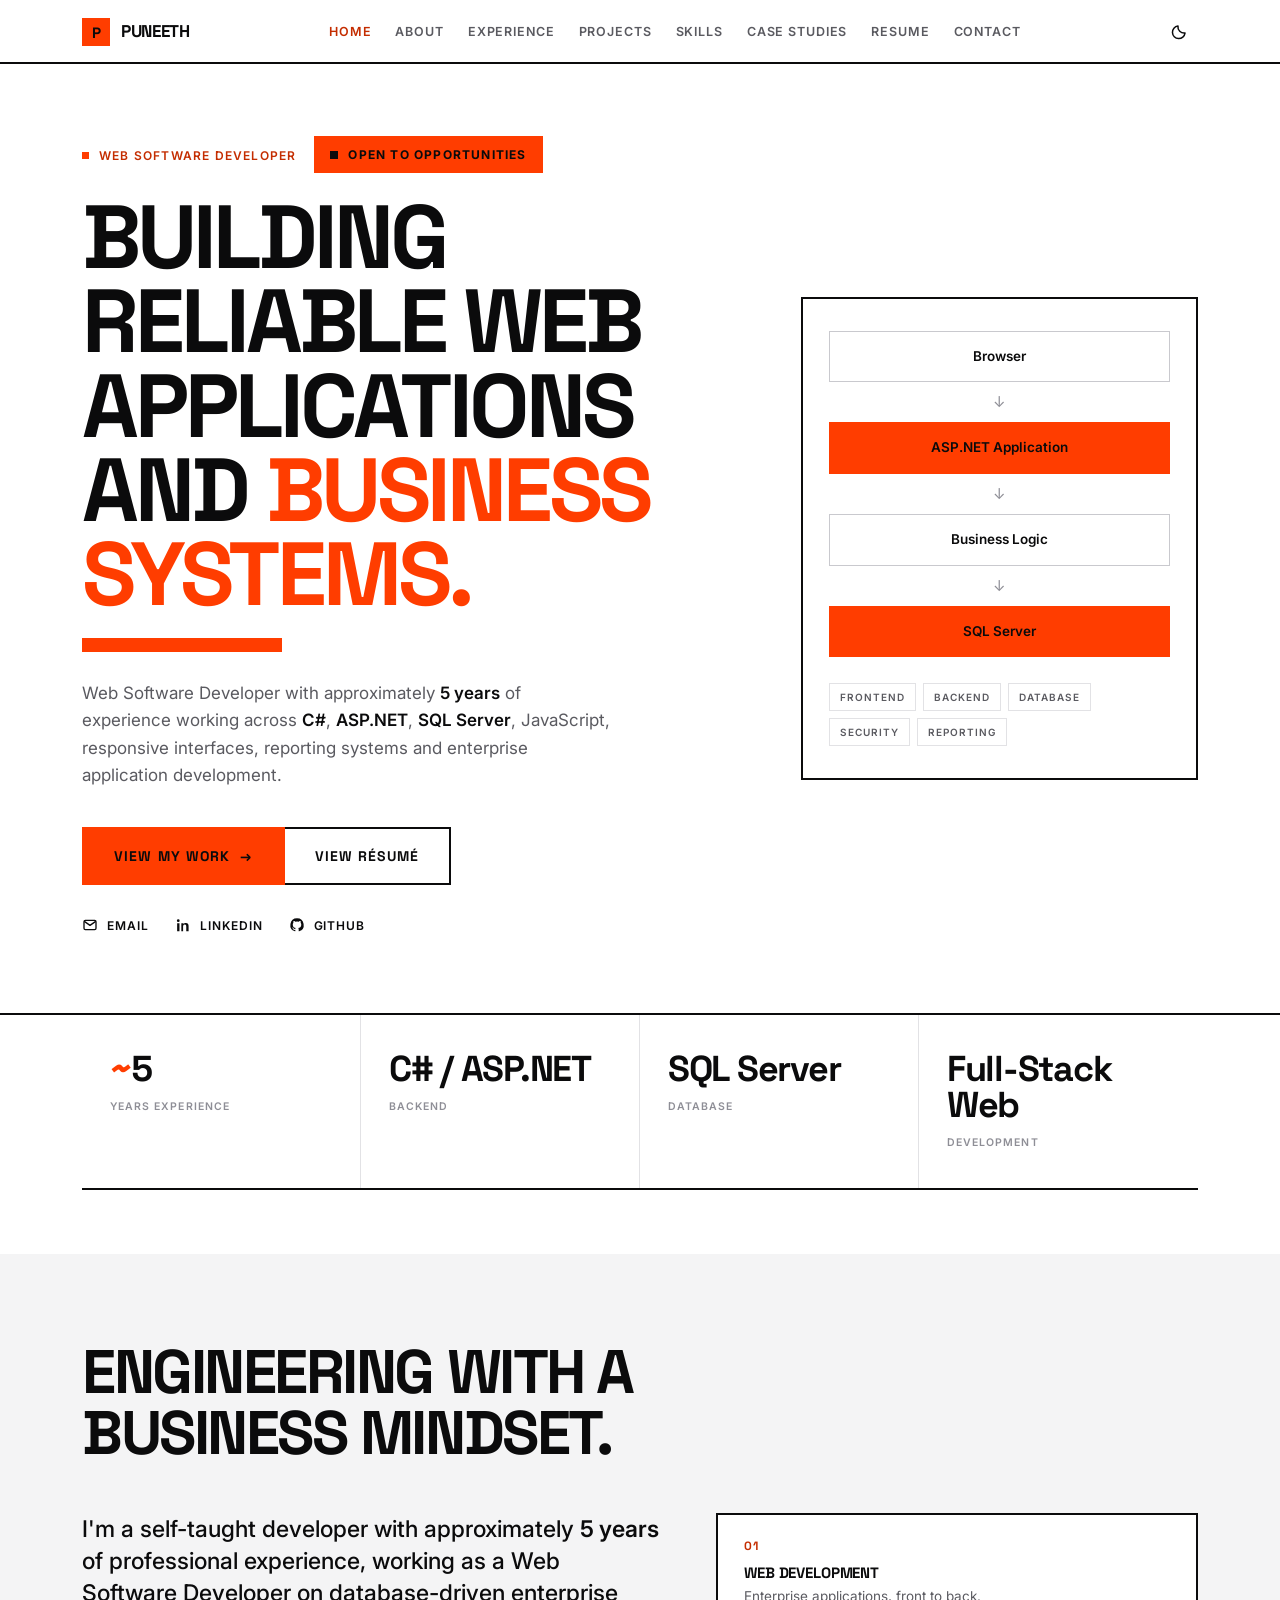
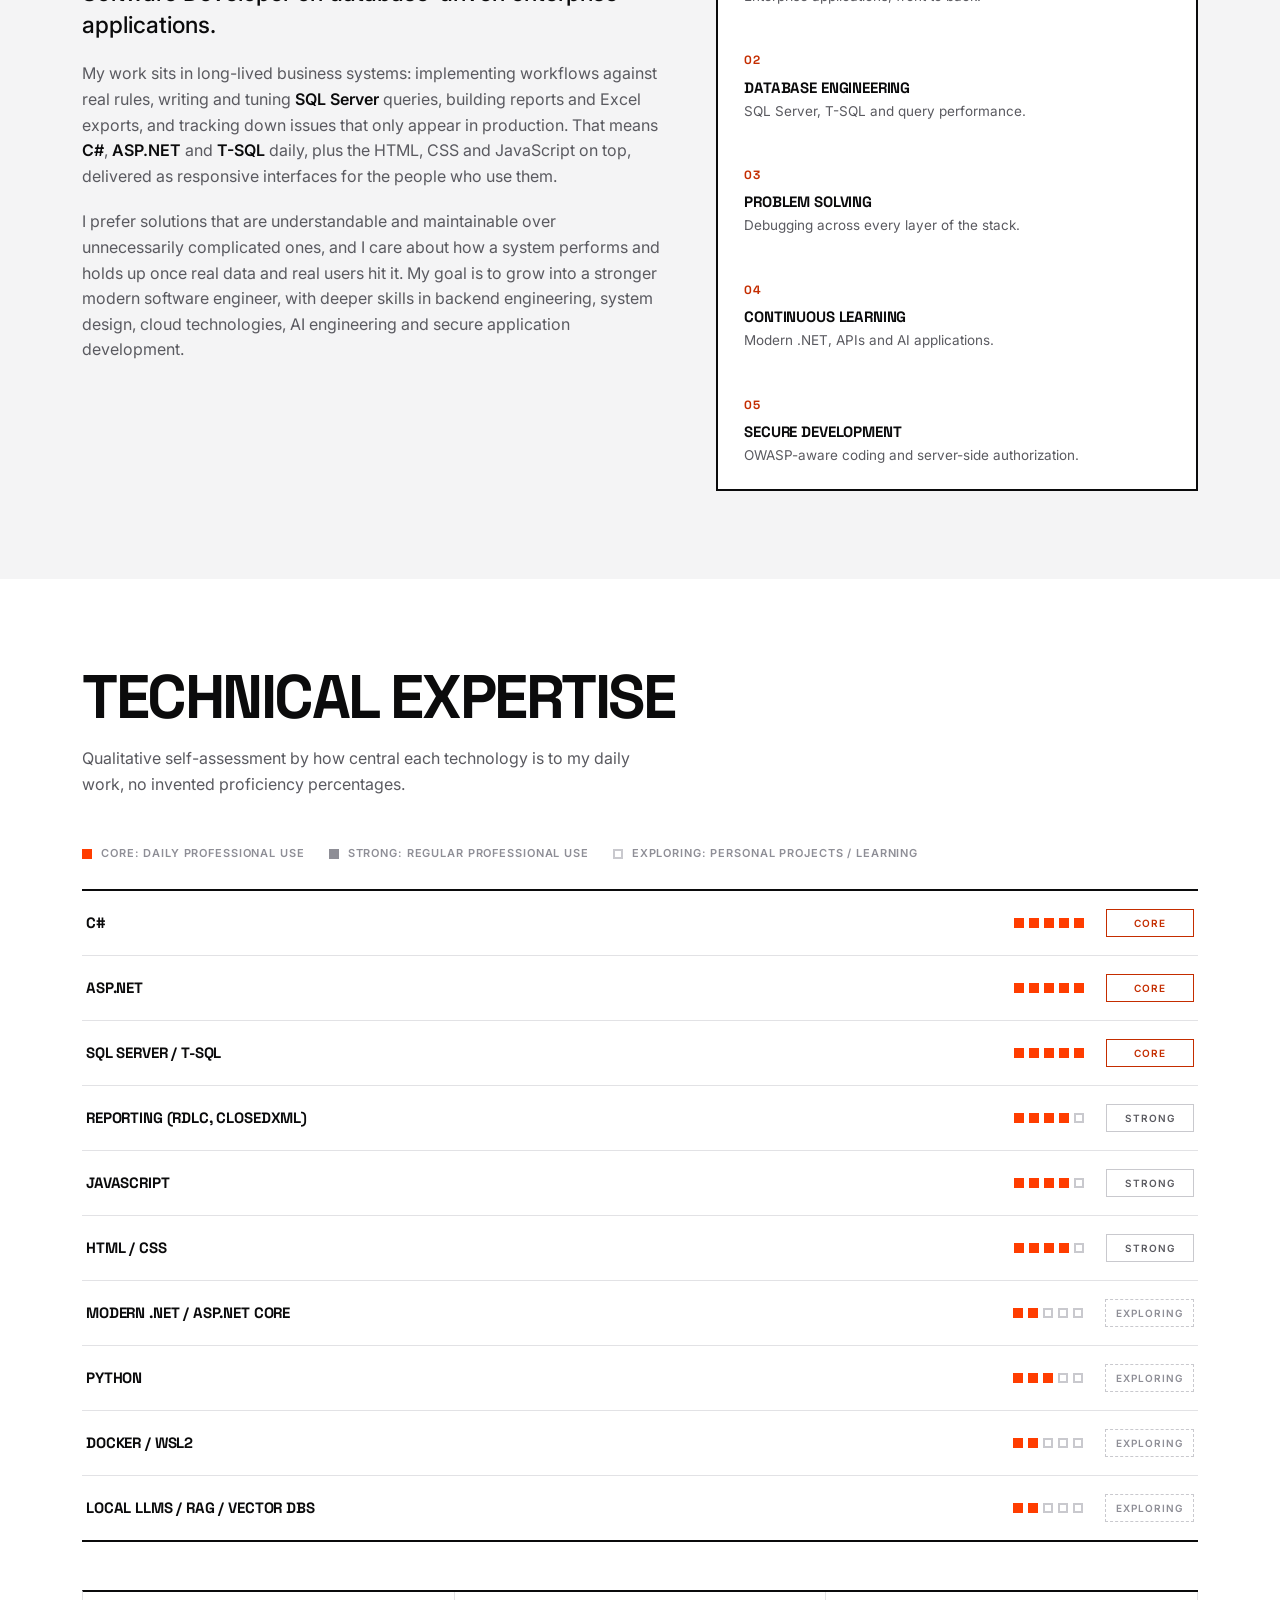
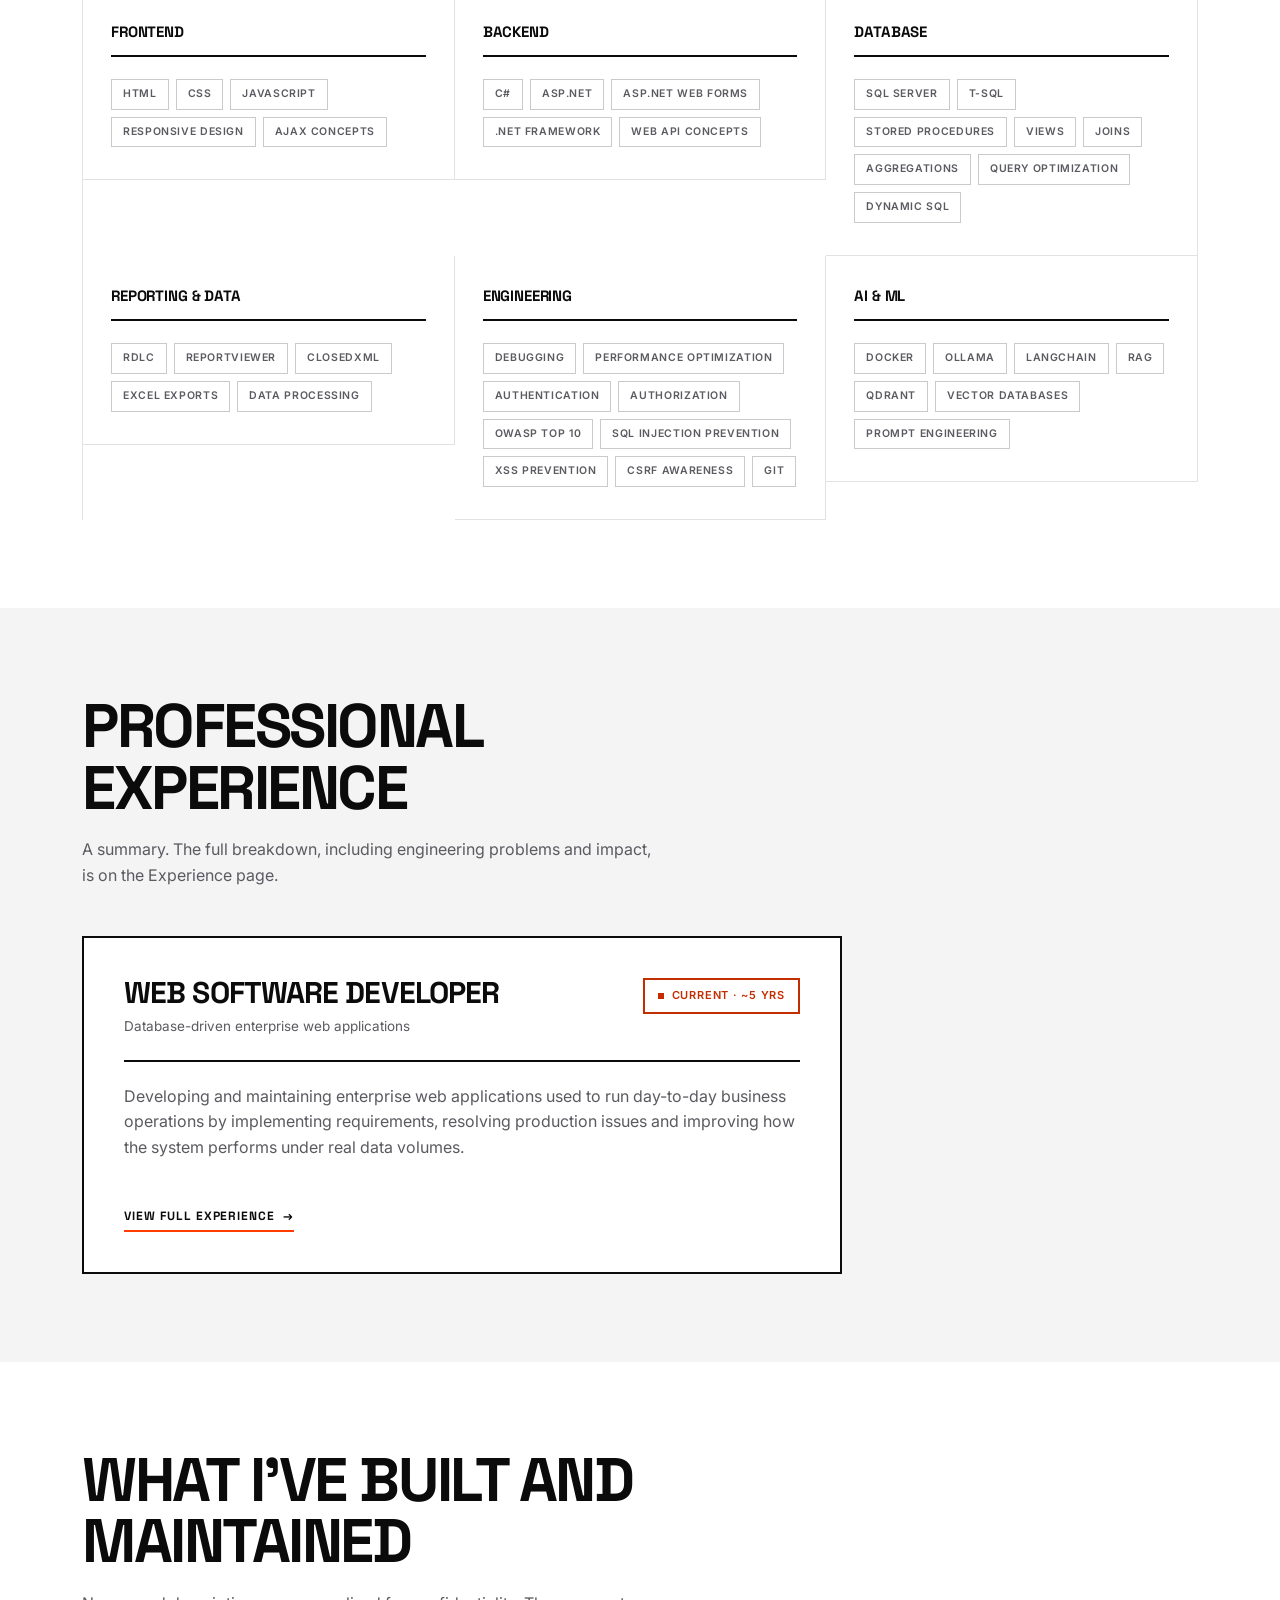
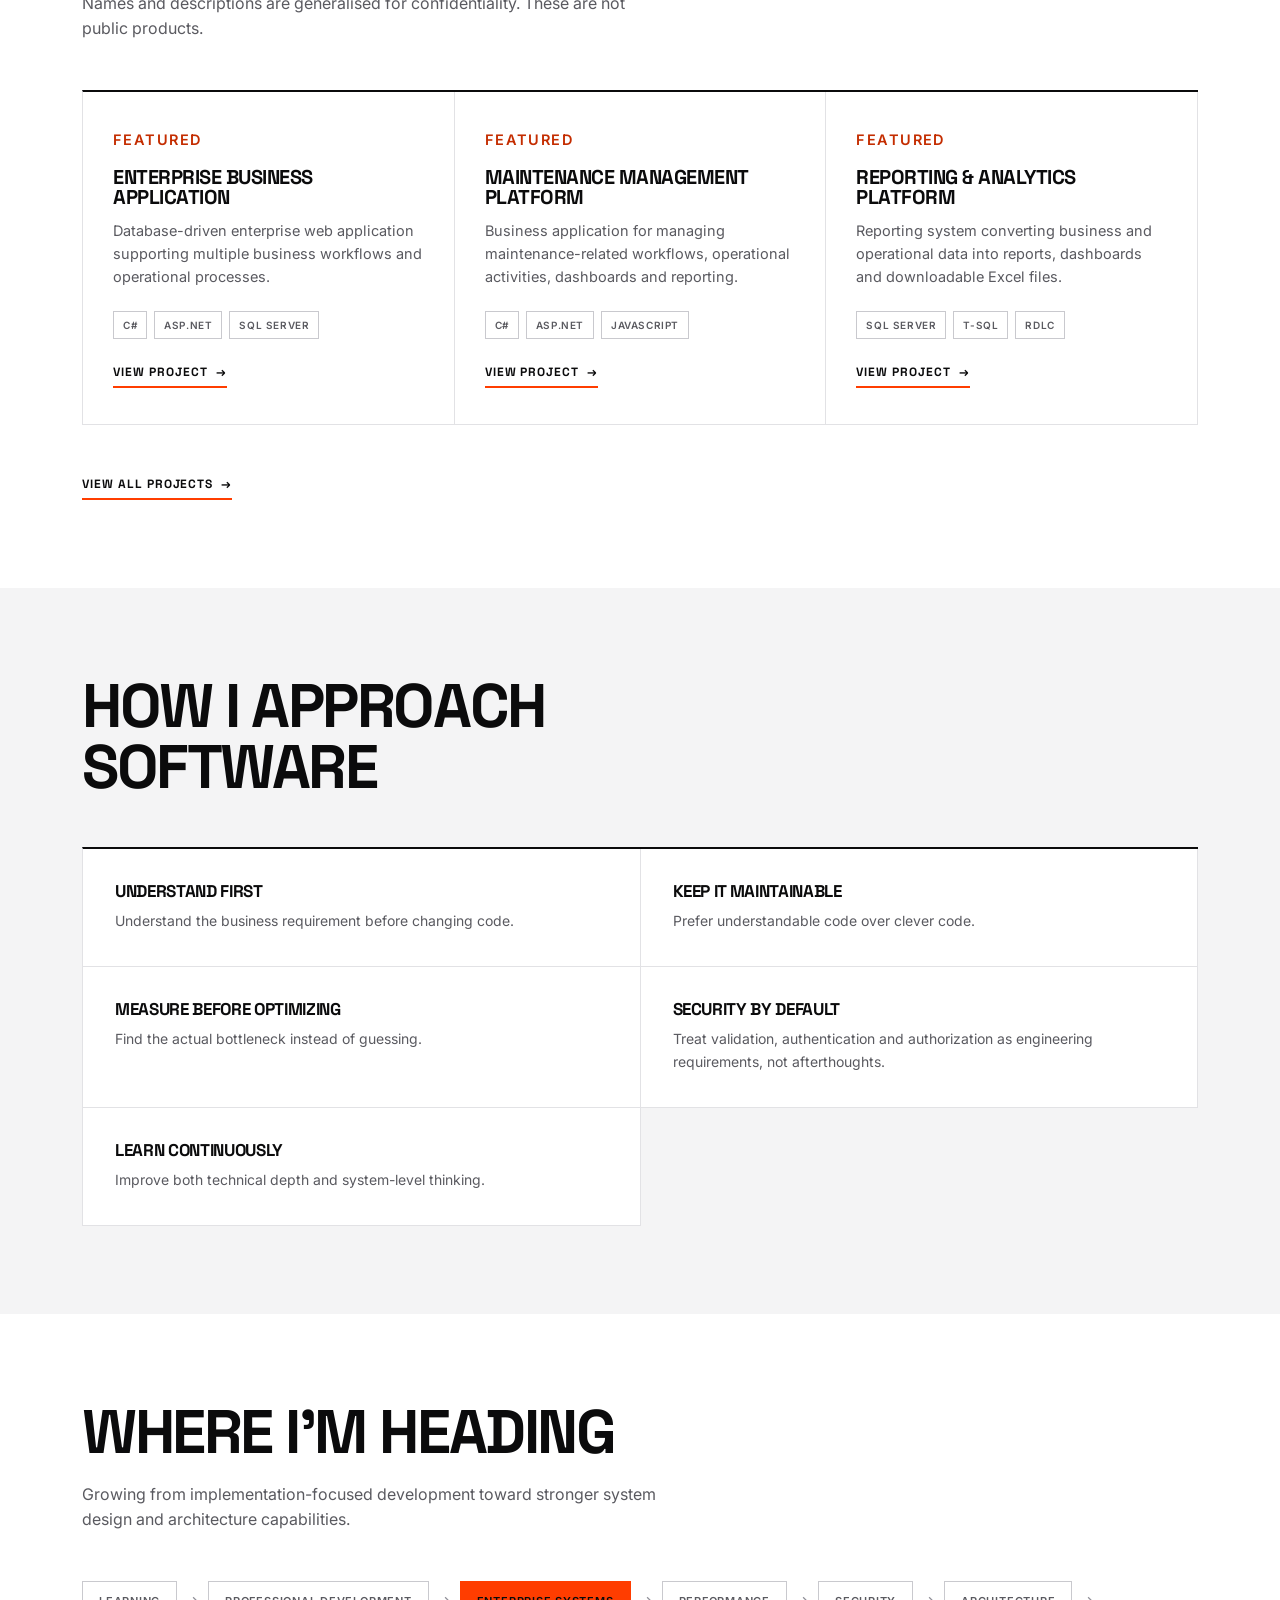
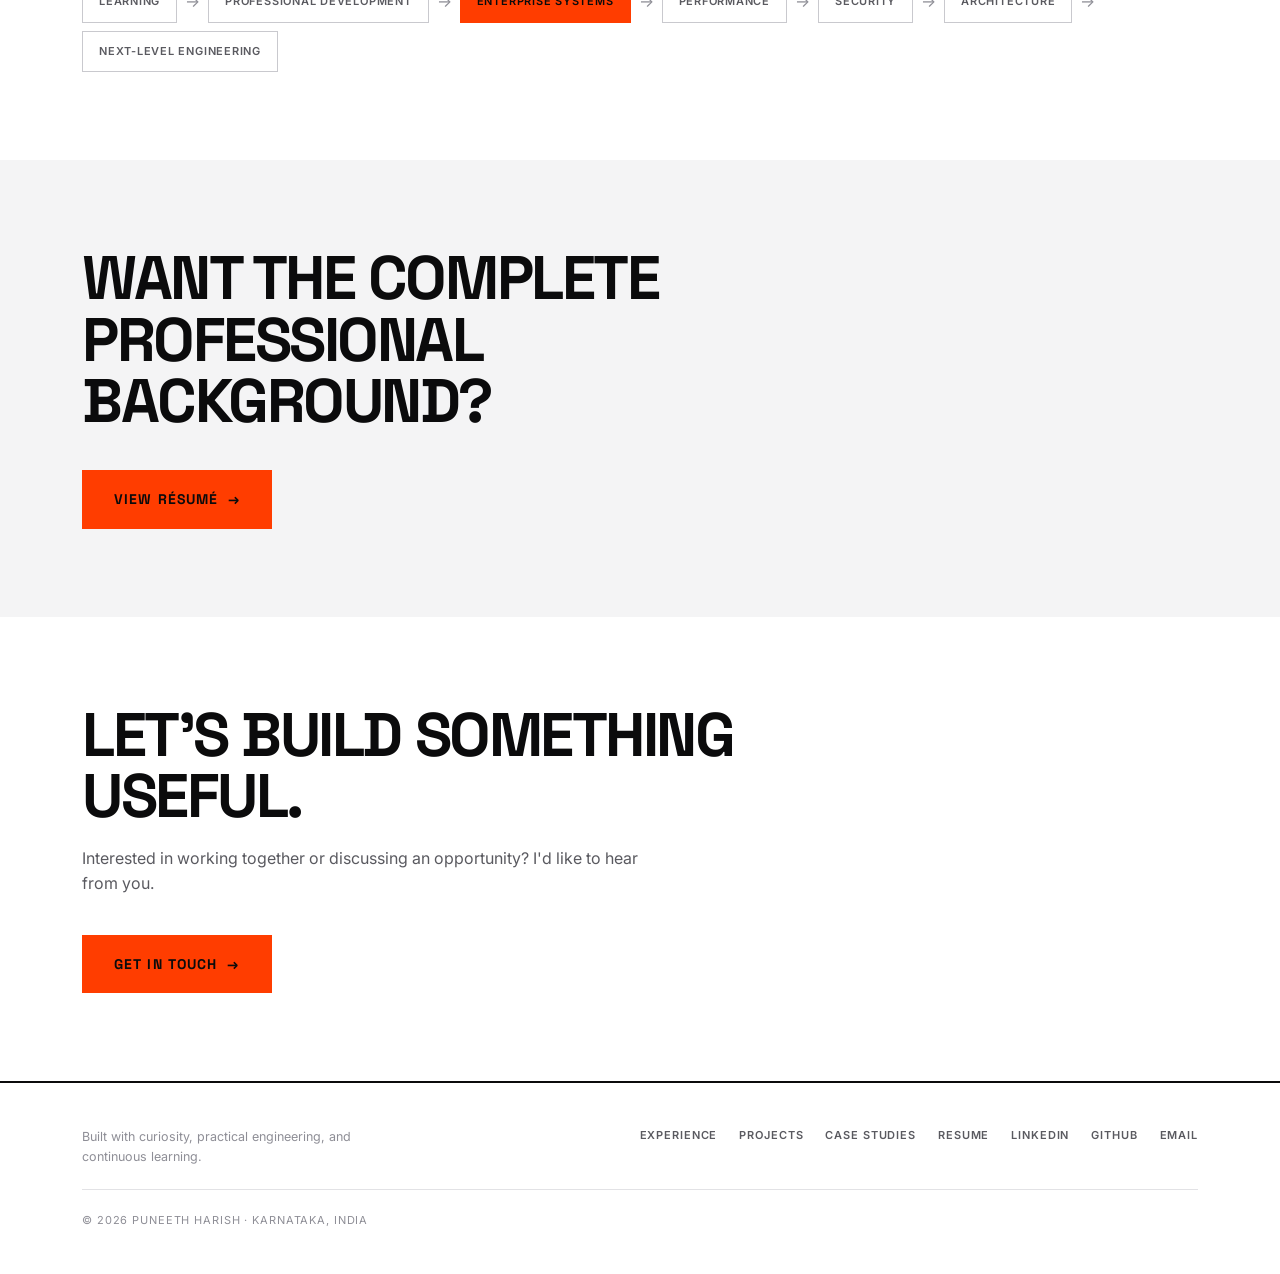
<file: index.html>
<!DOCTYPE html>
<html lang="en">
<head>
<meta charset="UTF-8">
<meta name="viewport" content="width=device-width, initial-scale=1.0">

<title>Puneeth Harish | Web Software Developer</title>
<meta name="description" content="Puneeth Harish is a Web Software Developer with approximately 5 years of experience building reliable, database-driven enterprise web applications with C#, ASP.NET and SQL Server.">
<meta name="author" content="Puneeth Harish">
<meta name="theme-color" content="#FFFFFF" media="(prefers-color-scheme: light)">
<meta name="theme-color" content="#0B0B0C" media="(prefers-color-scheme: dark)">

<meta property="og:type" content="website">
<meta property="og:title" content="Puneeth Harish | Web Software Developer">
<meta property="og:description" content="Web Software Developer with approximately 5 years of experience building reliable, database-driven enterprise web applications.">
<meta property="og:url" content="https://puneeth-prince.github.io/My-Profile/">
<meta property="og:locale" content="en_IN">
<meta property="og:image" content="https://puneeth-prince.github.io/My-Profile/og-cover.png">
<meta property="og:image:width" content="1200">
<meta property="og:image:height" content="630">
<meta property="og:image:alt" content="Puneeth Harish, Web Software Developer - C#, ASP.NET, SQL Server">
<meta name="twitter:image" content="https://puneeth-prince.github.io/My-Profile/og-cover.png">
<meta name="twitter:card" content="summary_large_image">
<meta name="twitter:title" content="Puneeth Harish | Web Software Developer">
<meta name="twitter:description" content="Web Software Developer with approximately 5 years of experience building reliable, database-driven enterprise web applications.">

<link rel="canonical" href="https://puneeth-prince.github.io/My-Profile/">
<link rel="icon" href="data:image/svg+xml,%3Csvg xmlns='http://www.w3.org/2000/svg' viewBox='0 0 64 64'%3E%3Crect width='64' height='64' fill='%23FF3D00'/%3E%3Ctext x='32' y='46' font-family='Arial,sans-serif' font-weight='700' font-size='38' fill='%23FFFFFF' text-anchor='middle'%3EP%3C/text%3E%3C/svg%3E">

<link rel="preconnect" href="https://fonts.googleapis.com">
<link rel="preconnect" href="https://fonts.gstatic.com" crossorigin>
<link rel="stylesheet" href="https://fonts.googleapis.com/css2?family=Space+Grotesk:wght@500;600;700&family=Inter:wght@400;500;600;700&display=swap">
<link rel="stylesheet" href="style.css">
<script type="application/ld+json">
{
  "@context": "https://schema.org",
  "@type": "ProfilePage",
  "mainEntity": {
    "@type": "Person",
    "name": "Puneeth Harish",
    "givenName": "Puneeth",
    "familyName": "Harish",
    "jobTitle": "Web Software Developer",
    "description": "Web Software Developer with approximately 5 years of experience building and maintaining database-driven enterprise web applications with C#, ASP.NET and SQL Server.",
    "url": "https://puneeth-prince.github.io/My-Profile/",
    "image": "https://puneeth-prince.github.io/My-Profile/og-cover.png",
    "email": "mailto:puneeth.h.dev@gmail.com",
    "address": {
      "@type": "PostalAddress",
      "addressRegion": "Karnataka",
      "addressCountry": "IN"
    },
    "sameAs": [
      "https://github.com/Puneeth-Prince",
      "https://www.linkedin.com/in/puneeth-h/"
    ],
    "alumniOf": {
      "@type": "EducationalOrganization",
      "name": "BGS Polytechnic",
      "address": {
        "@type": "PostalAddress",
        "addressLocality": "Bangalore",
        "addressRegion": "Karnataka",
        "addressCountry": "IN"
      }
    },
    "hasCredential": {
      "@type": "EducationalOccupationalCredential",
      "credentialCategory": "Diploma",
      "educationalLevel": "Diploma",
      "name": "Diploma in Computer Software Engineering"
    },
    "seeks": {
      "@type": "Demand",
      "name": "Web Software Developer / Backend Developer opportunities"
    },
    "knowsAbout": [
      "C#", "ASP.NET", "ASP.NET Web Forms", ".NET Framework",
      "Microsoft SQL Server", "T-SQL", "Stored Procedures", "Query Optimization",
      "JavaScript", "HTML", "CSS", "Responsive Web Design",
      "RDLC", "ReportViewer", "ClosedXML", "Excel Reporting",
      "Web Application Security", "OWASP Top 10", "Authentication", "Authorization",
      "Git", "Debugging", "Performance Optimization"
    ]
  }
}
</script>

<script>
(function () {
  var root = document.documentElement;
  try {
    var t = localStorage.getItem('theme');
    if (t === 'light' || t === 'dark') root.setAttribute('data-theme', t);
  } catch (e) {}
})();
</script>
</head>

<body data-page="home" data-base="">
<a class="skip" href="#main">Skip to content</a>
<div class="progress" aria-hidden="true"><span id="progressBar"></span></div>
<div class="ambient" aria-hidden="true"><div class="ambient-grid"></div></div>

<header class="nav" id="nav"><div id="navSlot"></div></header>

<main id="main">

<!-- ===================== HERO ===================== -->
<section class="hero" aria-labelledby="heroName">
  <div class="shell hero-grid">
    <div class="hero-copy">
      <p class="eyebrow"><span class="pulse" aria-hidden="true"></span> Web Software Developer</p>
      <p class="avail"><span class="avail-dot" aria-hidden="true"></span> Open to opportunities</p>

      <h1 class="hero-name" id="heroName">Building reliable web applications and <span class="hot">business systems.</span></h1>

      <p class="hero-pitch">
        Web Software Developer with approximately <strong>5 years</strong> of experience working across
        <strong>C#</strong>, <strong>ASP.NET</strong>, <strong>SQL Server</strong>, JavaScript, responsive
        interfaces, reporting systems and enterprise application development.
      </p>

      <div class="hero-cta">
        <a class="btn btn-primary" href="projects.html">View My Work <span class="arw" aria-hidden="true">→</span></a>
        <a class="btn btn-ghost" href="resume.html">View Résumé</a>
      </div>

      <ul class="hero-links">
        <li><a class="ulink" href="mailto:puneeth.h.dev@gmail.com">
          <svg viewBox="0 0 24 24" aria-hidden="true"><rect x="3" y="5" width="18" height="14" rx="2"/><path d="m4 7 8 5.5L20 7"/></svg> Email</a></li>
        <li><a class="ulink" href="https://www.linkedin.com/in/puneeth-h/" target="_blank" rel="noopener noreferrer">
          <svg viewBox="0 0 24 24" class="fill" aria-hidden="true"><path d="M6.94 5.5a2.06 2.06 0 1 1-4.12 0 2.06 2.06 0 0 1 4.12 0ZM3.2 21.5h3.5V9.2H3.2v12.3Zm6.3-12.3h3.36v1.68h.05c.47-.84 1.6-1.73 3.3-1.73 3.53 0 4.18 2.16 4.18 4.97v7.38h-3.5v-6.54c0-1.56-.03-3.57-2.2-3.57-2.2 0-2.54 1.7-2.54 3.46v6.65H9.5V9.2Z"/></svg> LinkedIn</a></li>
        <li><a class="ulink" href="https://github.com/Puneeth-Prince" target="_blank" rel="noopener noreferrer">
          <svg viewBox="0 0 24 24" class="fill" aria-hidden="true"><path d="M12 2a10 10 0 0 0-3.16 19.49c.5.09.68-.22.68-.48v-1.7c-2.78.6-3.37-1.34-3.37-1.34-.45-1.16-1.11-1.47-1.11-1.47-.91-.62.07-.6.07-.6 1 .07 1.53 1.03 1.53 1.03.9 1.53 2.36 1.09 2.94.83.09-.65.35-1.09.63-1.34-2.22-.25-4.55-1.11-4.55-4.94 0-1.09.39-1.98 1.03-2.68-.1-.25-.45-1.27.1-2.65 0 0 .84-.27 2.75 1.02a9.5 9.5 0 0 1 5 0c1.91-1.29 2.75-1.02 2.75-1.02.55 1.38.2 2.4.1 2.65.64.7 1.03 1.59 1.03 2.68 0 3.84-2.34 4.68-4.57 4.93.36.31.68.92.68 1.85v2.74c0 .27.18.58.69.48A10 10 0 0 0 12 2Z"/></svg> GitHub</a></li>
      </ul>
    </div>

    <!-- Hero system diagram: honest, labeled, not a fake screenshot -->
    <div class="hero-diagram" aria-hidden="true">
      <div class="hd-row">
        <div class="hd-node">Browser</div>
        <div class="hd-arrow">↓</div>
        <div class="hd-node is-key">ASP.NET Application</div>
        <div class="hd-arrow">↓</div>
        <div class="hd-node">Business Logic</div>
        <div class="hd-arrow">↓</div>
        <div class="hd-node is-key">SQL Server</div>
      </div>
      <div class="hd-tags">
        <span class="hd-tag">Frontend</span>
        <span class="hd-tag">Backend</span>
        <span class="hd-tag">Database</span>
        <span class="hd-tag">Security</span>
        <span class="hd-tag">Reporting</span>
      </div>
    </div>
  </div>
</section>

<!-- ===================== QUICK PROFILE STRIP ===================== -->
<section class="section" style="padding-block:0 64px" aria-label="Quick profile">
  <div class="shell">
    <dl class="metrics">
      <div class="metric">
        <dd><span class="plus">~</span><span class="count" data-count="5" data-decimals="0">5</span></dd>
        <dt>Years experience</dt>
      </div>
      <div class="metric"><dd>C# / ASP.NET</dd><dt>Backend</dt></div>
      <div class="metric"><dd>SQL Server</dd><dt>Database</dt></div>
      <div class="metric"><dd>Full-Stack Web</dd><dt>Development</dt></div>
    </dl>
  </div>
</section>

<!-- ===================== ABOUT ===================== -->
<section class="section section-alt" id="about" aria-labelledby="aboutH">
  <div class="shell">
    <header class="section-head">
      <h2 class="section-title" id="aboutH">Engineering with a business mindset.</h2>
    </header>

    <div class="about-grid">
      <div class="about-copy">
        <p class="lead">
          I'm a self-taught developer with approximately <strong>5 years</strong> of professional
          experience, working as a Web Software Developer on database-driven enterprise applications.
        </p>
        <p>
          My work sits in long-lived business systems: implementing workflows against real rules,
          writing and tuning <strong>SQL Server</strong> queries, building reports and Excel exports,
          and tracking down issues that only appear in production. That means <strong>C#</strong>,
          <strong>ASP.NET</strong> and <strong>T-SQL</strong> daily, plus the HTML, CSS and JavaScript
          on top, delivered as responsive interfaces for the people who use them.
        </p>
        <p>
          I prefer solutions that are understandable and maintainable over unnecessarily complicated
          ones, and I care about how a system performs and holds up once real data and real users hit
          it. My goal is to grow into a stronger modern software engineer, with deeper skills in
          backend engineering, system design, cloud technologies, AI engineering and secure
          application development.
        </p>
      </div>

      <div class="pillars panel">
        <div class="pillar" style="--i:0"><span class="p-ico">01</span><h3>Web Development</h3><p>Enterprise applications, front to back.</p></div>
        <div class="p-plus" aria-hidden="true">+</div>
        <div class="pillar" style="--i:1"><span class="p-ico">02</span><h3>Database Engineering</h3><p>SQL Server, T-SQL and query performance.</p></div>
        <div class="p-plus" aria-hidden="true">+</div>
        <div class="pillar" style="--i:2"><span class="p-ico">03</span><h3>Problem Solving</h3><p>Debugging across every layer of the stack.</p></div>
        <div class="p-plus" aria-hidden="true">+</div>
        <div class="pillar" style="--i:3"><span class="p-ico">04</span><h3>Continuous Learning</h3><p>Modern .NET, APIs and AI applications.</p></div>
        <div class="p-plus" aria-hidden="true">+</div>
        <div class="pillar" style="--i:4"><span class="p-ico">05</span><h3>Secure Development</h3><p>OWASP-aware coding and server-side authorization.</p></div>
      </div>
    </div>
  </div>
</section>

<!-- ===================== SKILLS ===================== -->
<section class="section" id="skills" aria-labelledby="skillsH">
  <div class="shell">
    <header class="section-head">
      <h2 class="section-title" id="skillsH">Technical expertise</h2>
      <p class="section-sub">
        Qualitative self-assessment by how central each technology is to my daily work, no invented
        proficiency percentages.
      </p>
    </header>

    <ul class="legend">
      <li><span class="lg lg-core"></span> Core: daily professional use</li>
      <li><span class="lg lg-strong"></span> Strong: regular professional use</li>
      <li><span class="lg lg-explore"></span> Exploring: personal projects / learning</li>
    </ul>

    <ul class="depth">
      <li class="dep" style="--i:0"><span class="dep-name">C#</span><span class="dep-dots" data-level="5" aria-hidden="true"></span><span class="dep-tag t-core">Core</span></li>
      <li class="dep" style="--i:1"><span class="dep-name">ASP.NET</span><span class="dep-dots" data-level="5" aria-hidden="true"></span><span class="dep-tag t-core">Core</span></li>
      <li class="dep" style="--i:2"><span class="dep-name">SQL Server / T-SQL</span><span class="dep-dots" data-level="5" aria-hidden="true"></span><span class="dep-tag t-core">Core</span></li>
      <li class="dep" style="--i:3"><span class="dep-name">Reporting (RDLC, ClosedXML)</span><span class="dep-dots" data-level="4" aria-hidden="true"></span><span class="dep-tag t-strong">Strong</span></li>
      <li class="dep" style="--i:4"><span class="dep-name">JavaScript</span><span class="dep-dots" data-level="4" aria-hidden="true"></span><span class="dep-tag t-strong">Strong</span></li>
      <li class="dep" style="--i:5"><span class="dep-name">HTML / CSS</span><span class="dep-dots" data-level="4" aria-hidden="true"></span><span class="dep-tag t-strong">Strong</span></li>
      <li class="dep" style="--i:6"><span class="dep-name">Modern .NET / ASP.NET Core</span><span class="dep-dots" data-level="2" aria-hidden="true"></span><span class="dep-tag t-explore">Exploring</span></li>
      <li class="dep" style="--i:7"><span class="dep-name">Python</span><span class="dep-dots" data-level="3" aria-hidden="true"></span><span class="dep-tag t-explore">Exploring</span></li>
      <li class="dep" style="--i:8"><span class="dep-name">Docker / WSL2</span><span class="dep-dots" data-level="2" aria-hidden="true"></span><span class="dep-tag t-explore">Exploring</span></li>
      <li class="dep" style="--i:9"><span class="dep-name">Local LLMs / RAG / Vector DBs</span><span class="dep-dots" data-level="2" aria-hidden="true"></span><span class="dep-tag t-explore">Exploring</span></li>
    </ul>

    <div class="skill-map">
      <section class="skill-group panel" aria-labelledby="sgFront">
        <h3 class="skill-head" id="sgFront">Frontend</h3>
        <ul class="chips"><li>HTML</li><li>CSS</li><li>JavaScript</li><li>Responsive design</li><li>AJAX concepts</li></ul>
      </section>

      <section class="skill-group panel" aria-labelledby="sgBack">
        <h3 class="skill-head" id="sgBack">Backend</h3>
        <ul class="chips"><li>C#</li><li>ASP.NET</li><li>ASP.NET Web Forms</li><li>.NET Framework</li><li>Web API concepts</li></ul>
      </section>

      <section class="skill-group panel" aria-labelledby="sgDb">
        <h3 class="skill-head" id="sgDb">Database</h3>
        <ul class="chips"><li>SQL Server</li><li>T-SQL</li><li>Stored procedures</li><li>Views</li><li>Joins</li><li>Aggregations</li><li>Query optimization</li><li>Dynamic SQL</li></ul>
      </section>

      <section class="skill-group panel" aria-labelledby="sgReport">
        <h3 class="skill-head" id="sgReport">Reporting &amp; Data</h3>
        <ul class="chips"><li>RDLC</li><li>ReportViewer</li><li>ClosedXML</li><li>Excel exports</li><li>Data processing</li></ul>
      </section>

      <section class="skill-group panel" aria-labelledby="sgEng">
        <h3 class="skill-head" id="sgEng">Engineering</h3>
        <ul class="chips"><li>Debugging</li><li>Performance optimization</li><li>Authentication</li><li>Authorization</li><li>OWASP Top 10</li><li>SQL injection prevention</li><li>XSS prevention</li><li>CSRF awareness</li><li>Git</li></ul>
      </section>

      <section class="skill-group panel" aria-labelledby="sgAi">
        <h3 class="skill-head" id="sgAi">AI &amp; ML</h3>
        <ul class="chips"><li>Docker</li><li>Ollama</li><li>LangChain</li><li>RAG</li><li>Qdrant</li><li>Vector databases</li><li>Prompt engineering</li></ul>
      </section>
    </div>
  </div>
</section>

<!-- ===================== EXPERIENCE (teaser) ===================== -->
<section class="section section-alt" aria-labelledby="expH">
  <div class="shell">
    <header class="section-head">
      <h2 class="section-title" id="expH">Professional experience</h2>
      <p class="section-sub">A summary. The full breakdown, including engineering problems and impact, is on the Experience page.</p>
    </header>

    <article class="tl-card panel" style="max-width:760px">
      <div class="tl-head">
        <div>
          <h3 class="tl-role">Web Software Developer</h3>
          <p class="tl-org">Database-driven enterprise web applications</p>
        </div>
        <span class="pill pill-live"><i class="dotlet" aria-hidden="true"></i> Current · ~5 yrs</span>
      </div>
      <p class="tl-desc">
        Developing and maintaining enterprise web applications used to run day-to-day business
        operations by implementing requirements, resolving production issues and improving how the
        system performs under real data volumes.
      </p>
      <a class="card-link" href="experience.html">View full experience <span class="arw" aria-hidden="true">→</span></a>
    </article>
  </div>
</section>

<!-- ===================== FEATURED PROJECTS ===================== -->
<section class="section" aria-labelledby="workH">
  <div class="shell">
    <header class="section-head">
      <h2 class="section-title" id="workH">What I've built and maintained</h2>
      <p class="section-sub">
        Names and descriptions are generalised for confidentiality. These are not public products.
      </p>
    </header>

    <div class="grid-3">
      <article class="card card-work panel">
        <p class="tag">Featured</p>
        <h3 class="card-title">Enterprise Business Application</h3>
        <p>Database-driven enterprise web application supporting multiple business workflows and operational processes.</p>
        <ul class="chips chips-sm"><li>C#</li><li>ASP.NET</li><li>SQL Server</li></ul>
        <a class="card-link" href="projects/enterprise-business-application.html">View project <span class="arw" aria-hidden="true">→</span></a>
      </article>

      <article class="card card-work panel">
        <p class="tag">Featured</p>
        <h3 class="card-title">Maintenance Management Platform</h3>
        <p>Business application for managing maintenance-related workflows, operational activities, dashboards and reporting.</p>
        <ul class="chips chips-sm"><li>C#</li><li>ASP.NET</li><li>JavaScript</li></ul>
        <a class="card-link" href="projects/maintenance-management-platform.html">View project <span class="arw" aria-hidden="true">→</span></a>
      </article>

      <article class="card card-work panel">
        <p class="tag">Featured</p>
        <h3 class="card-title">Reporting &amp; Analytics Platform</h3>
        <p>Reporting system converting business and operational data into reports, dashboards and downloadable Excel files.</p>
        <ul class="chips chips-sm"><li>SQL Server</li><li>T-SQL</li><li>RDLC</li></ul>
        <a class="card-link" href="projects/reporting-analytics-platform.html">View project <span class="arw" aria-hidden="true">→</span></a>
      </article>
    </div>

    <p style="margin-top:26px"><a class="card-link" href="projects.html">View all projects <span class="arw" aria-hidden="true">→</span></a></p>
  </div>
</section>

<!-- ===================== ENGINEERING PHILOSOPHY ===================== -->
<section class="section section-alt" aria-labelledby="philH">
  <div class="shell">
    <header class="section-head">
      <h2 class="section-title" id="philH">How I approach software</h2>
    </header>

    <div class="principles">
      <div class="principle panel">
        <h3>Understand first</h3>
        <p>Understand the business requirement before changing code.</p>
      </div>
      <div class="principle panel">
        <h3>Keep it maintainable</h3>
        <p>Prefer understandable code over clever code.</p>
      </div>
      <div class="principle panel">
        <h3>Measure before optimizing</h3>
        <p>Find the actual bottleneck instead of guessing.</p>
      </div>
      <div class="principle panel">
        <h3>Security by default</h3>
        <p>Treat validation, authentication and authorization as engineering requirements, not afterthoughts.</p>
      </div>
      <div class="principle panel">
        <h3>Learn continuously</h3>
        <p>Improve both technical depth and system-level thinking.</p>
      </div>
    </div>
  </div>
</section>

<!-- ===================== CAREER GROWTH ===================== -->
<section class="section" aria-labelledby="growthH">
  <div class="shell">
    <header class="section-head">
      <h2 class="section-title" id="growthH">Where I'm heading</h2>
      <p class="section-sub">Growing from implementation-focused development toward stronger system design and architecture capabilities.</p>
    </header>

    <div class="growth">
      <span class="growth-step">Learning</span><span class="growth-arrow" aria-hidden="true">→</span>
      <span class="growth-step">Professional Development</span><span class="growth-arrow" aria-hidden="true">→</span>
      <span class="growth-step is-now">Enterprise Systems</span><span class="growth-arrow" aria-hidden="true">→</span>
      <span class="growth-step">Performance</span><span class="growth-arrow" aria-hidden="true">→</span>
      <span class="growth-step">Security</span><span class="growth-arrow" aria-hidden="true">→</span>
      <span class="growth-step">Architecture</span><span class="growth-arrow" aria-hidden="true">→</span>
      <span class="growth-step">Next-Level Engineering</span>
    </div>
  </div>
</section>

<!-- ===================== RESUME CTA ===================== -->
<section class="section section-alt" aria-labelledby="resumeH">
  <div class="shell-n">
    <h2 class="section-title" id="resumeH">Want the complete professional background?</h2>
    <div class="hero-cta">
      <a class="btn btn-primary" href="resume.html">View Résumé <span class="arw" aria-hidden="true">→</span></a>
    </div>
  </div>
</section>

<!-- ===================== CONTACT CTA ===================== -->
<section class="section" aria-labelledby="contactH">
  <div class="shell-n">
    <h2 class="section-title" id="contactH">Let's build something useful.</h2>
    <p class="section-sub">Interested in working together or discussing an opportunity? I'd like to hear from you.</p>
    <div class="hero-cta">
      <a class="btn btn-primary" href="contact.html">Get In Touch <span class="arw" aria-hidden="true">→</span></a>
    </div>
  </div>
</section>

</main>

<footer class="footer"><div id="footerSlot"></div></footer>

<script src="partials.js"></script>
</body>
</html>
</file>
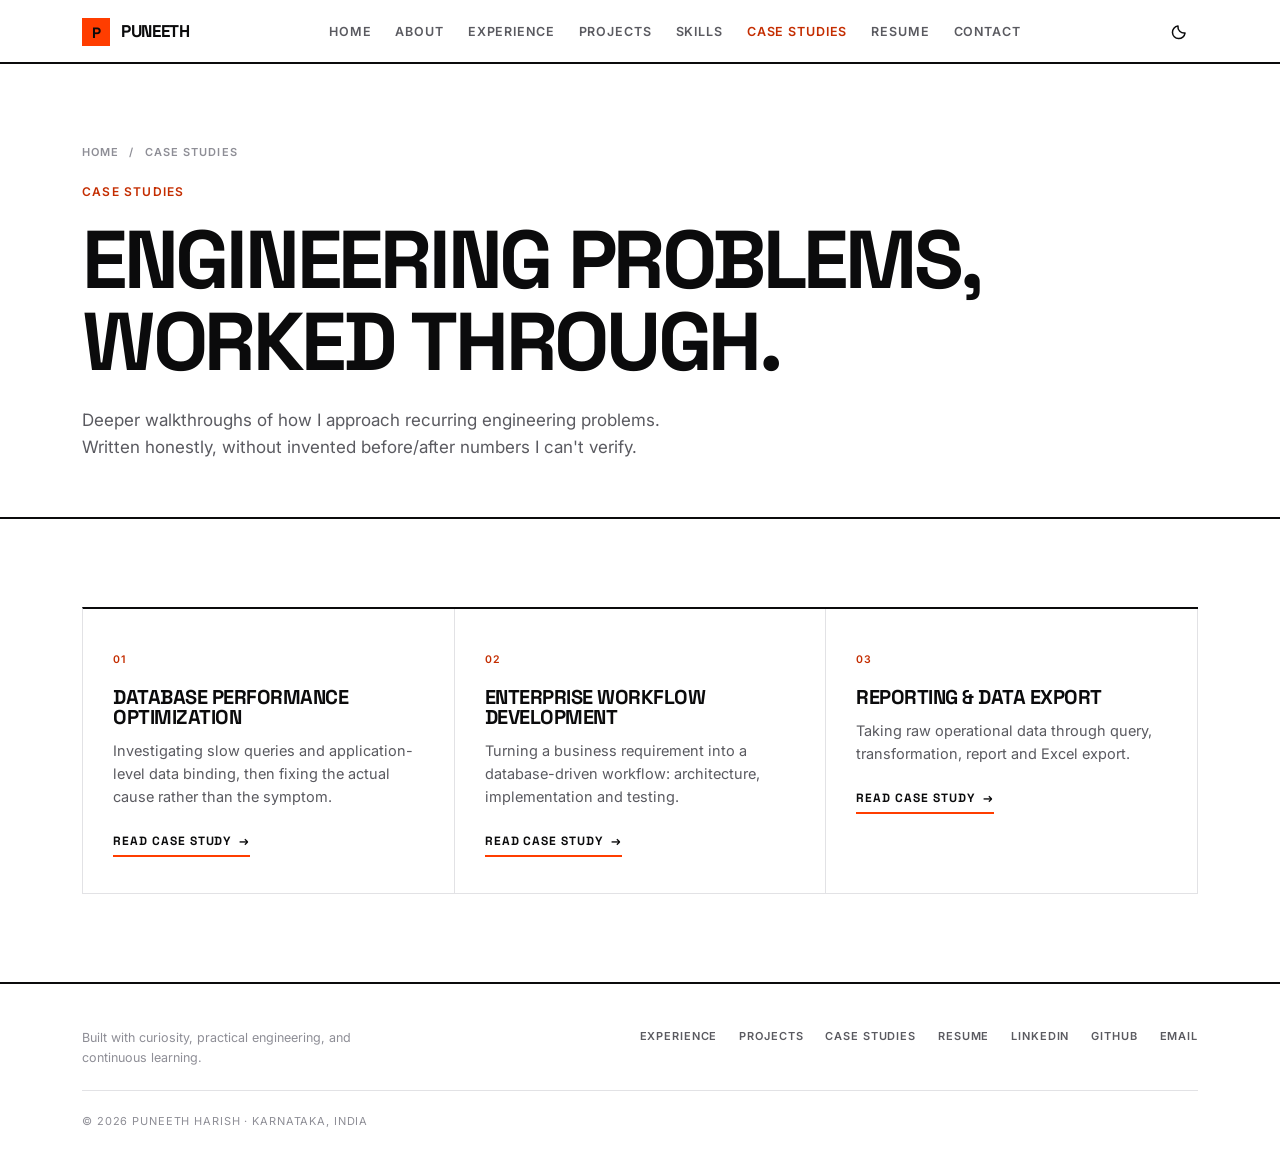
<file: case-studies.html>
<!DOCTYPE html>
<html lang="en">
<head>
<meta charset="UTF-8">
<meta name="viewport" content="width=device-width, initial-scale=1.0">

<title>Case Studies | Puneeth Harish</title>
<meta name="description" content="Engineering case studies: how Puneeth investigates database performance problems, develops enterprise workflows, and builds reporting systems.">
<meta name="author" content="Puneeth Harish">
<meta name="theme-color" content="#FFFFFF" media="(prefers-color-scheme: light)">
<meta name="theme-color" content="#0B0B0C" media="(prefers-color-scheme: dark)">
<link rel="canonical" href="https://puneeth-prince.github.io/My-Profile/case-studies.html">
<meta property="og:type" content="website">
<meta property="og:title" content="Case Studies | Puneeth Harish">
<meta property="og:description" content="Engineering case studies: how Puneeth investigates database performance problems, develops enterprise workflows, and builds reporting systems.">
<meta property="og:url" content="https://puneeth-prince.github.io/My-Profile/case-studies.html">
<meta property="og:locale" content="en_IN">
<meta property="og:image" content="https://puneeth-prince.github.io/My-Profile/og-cover.png">
<meta property="og:image:width" content="1200">
<meta property="og:image:height" content="630">
<meta property="og:image:alt" content="Puneeth Harish, Web Software Developer - C#, ASP.NET, SQL Server">
<meta name="twitter:card" content="summary_large_image">
<meta name="twitter:title" content="Case Studies | Puneeth Harish">
<meta name="twitter:description" content="Engineering case studies: how Puneeth investigates database performance problems, develops enterprise workflows, and builds reporting systems.">
<meta name="twitter:image" content="https://puneeth-prince.github.io/My-Profile/og-cover.png">
<link rel="icon" href="data:image/svg+xml,%3Csvg xmlns='http://www.w3.org/2000/svg' viewBox='0 0 64 64'%3E%3Crect width='64' height='64' fill='%23FF3D00'/%3E%3Ctext x='32' y='46' font-family='Arial,sans-serif' font-weight='700' font-size='38' fill='%23FFFFFF' text-anchor='middle'%3EP%3C/text%3E%3C/svg%3E">

<link rel="preconnect" href="https://fonts.googleapis.com">
<link rel="preconnect" href="https://fonts.gstatic.com" crossorigin>
<link rel="stylesheet" href="https://fonts.googleapis.com/css2?family=Space+Grotesk:wght@500;600;700&family=Inter:wght@400;500;600;700&display=swap">
<link rel="stylesheet" href="style.css">

<script>
(function () {
  var root = document.documentElement;
  try {
    var t = localStorage.getItem('theme');
    if (t === 'light' || t === 'dark') root.setAttribute('data-theme', t);
  } catch (e) {}
})();
</script>
</head>

<body data-page="case-studies" data-base="">
<a class="skip" href="#main">Skip to content</a>
<div class="progress" aria-hidden="true"><span id="progressBar"></span></div>
<div class="ambient" aria-hidden="true"><div class="ambient-grid"></div></div>

<header class="nav" id="nav"><div id="navSlot"></div></header>

<main id="main">

<section class="page-hero">
  <div class="shell">
    <p class="breadcrumb"><a href="index.html">Home</a> <span aria-hidden="true">/</span> Case Studies</p>
    <p class="page-kicker">Case Studies</p>
    <h1 class="page-title">Engineering problems, worked through.</h1>
    <p class="page-sub">
      Deeper walkthroughs of how I approach recurring engineering problems. Written honestly, without
      invented before/after numbers I can't verify.
    </p>
  </div>
</section>

<section class="section">
  <div class="shell">
    <div class="grid-3">
      <article class="card panel">
        <span class="card-idx">01</span>
        <h2 class="card-title">Database Performance Optimization</h2>
        <p>Investigating slow queries and application-level data binding, then fixing the actual cause rather than the symptom.</p>
        <a class="card-link" href="case-studies/database-performance-optimization.html">Read case study <span class="arw" aria-hidden="true">→</span></a>
      </article>

      <article class="card panel">
        <span class="card-idx">02</span>
        <h2 class="card-title">Enterprise Workflow Development</h2>
        <p>Turning a business requirement into a database-driven workflow: architecture, implementation and testing.</p>
        <a class="card-link" href="case-studies/enterprise-workflow-development.html">Read case study <span class="arw" aria-hidden="true">→</span></a>
      </article>

      <article class="card panel">
        <span class="card-idx">03</span>
        <h2 class="card-title">Reporting &amp; Data Export</h2>
        <p>Taking raw operational data through query, transformation, report and Excel export.</p>
        <a class="card-link" href="case-studies/reporting-data-export.html">Read case study <span class="arw" aria-hidden="true">→</span></a>
      </article>
    </div>
  </div>
</section>

</main>

<footer class="footer"><div id="footerSlot"></div></footer>

<script src="partials.js"></script>
</body>
</html>
</file>
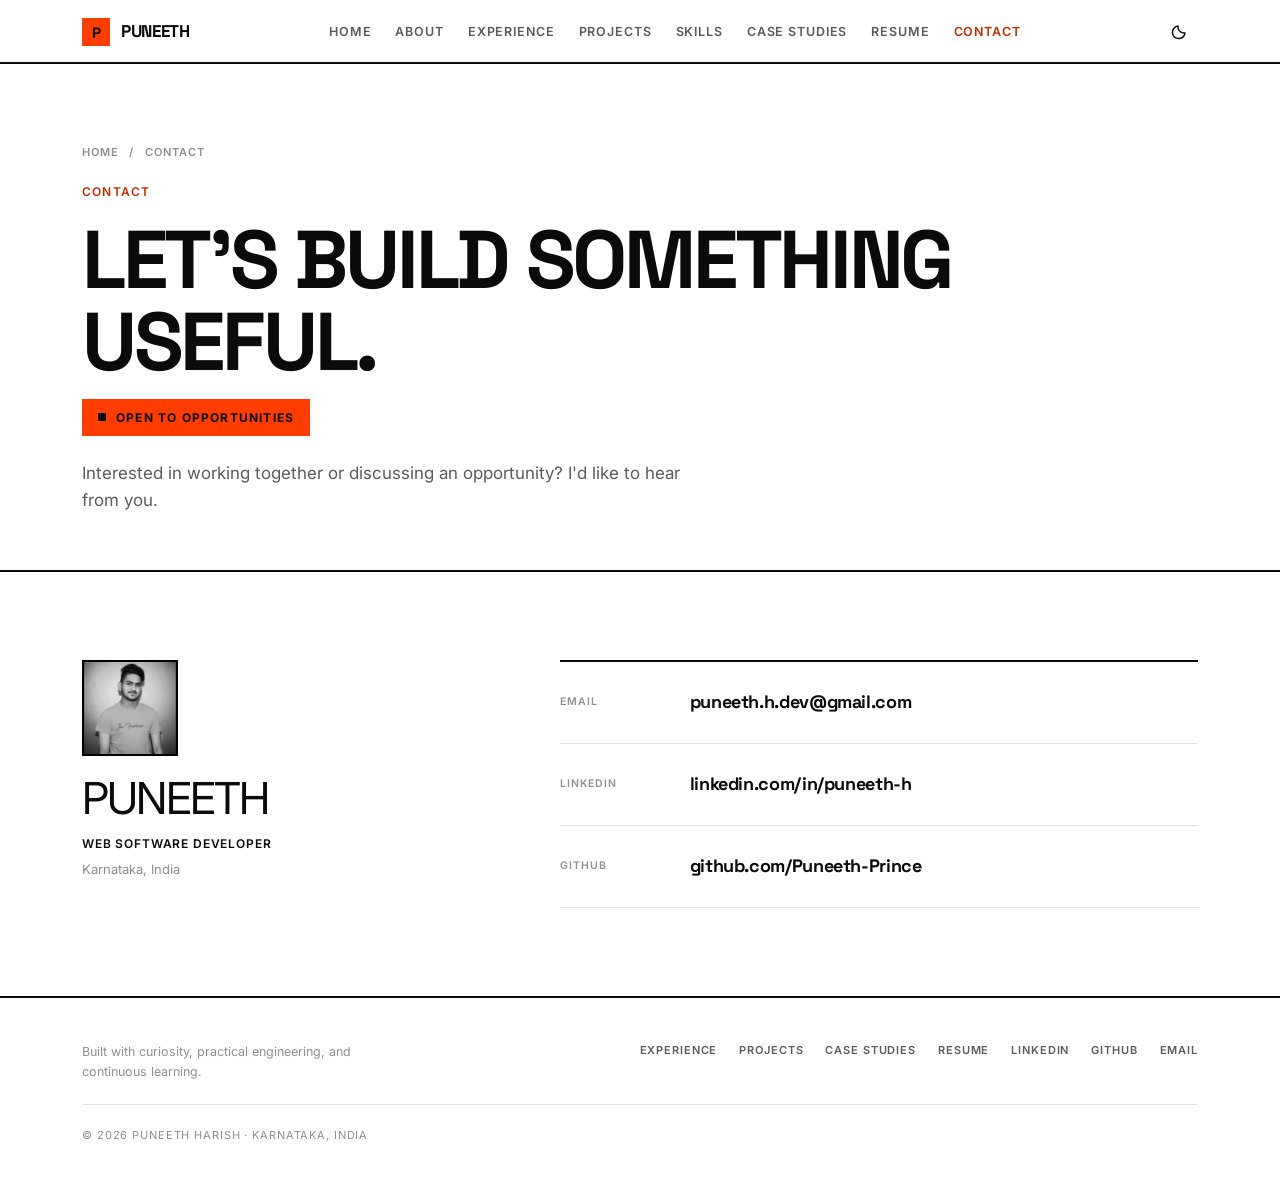
<file: contact.html>
<!DOCTYPE html>
<html lang="en">
<head>
<meta charset="UTF-8">
<meta name="viewport" content="width=device-width, initial-scale=1.0">

<title>Contact | Puneeth Harish</title>
<meta name="description" content="Get in touch with Puneeth, a Web Software Developer based in Karnataka, India.">
<meta name="author" content="Puneeth Harish">
<meta name="theme-color" content="#FFFFFF" media="(prefers-color-scheme: light)">
<meta name="theme-color" content="#0B0B0C" media="(prefers-color-scheme: dark)">
<link rel="canonical" href="https://puneeth-prince.github.io/My-Profile/contact.html">
<meta property="og:type" content="website">
<meta property="og:title" content="Contact | Puneeth Harish">
<meta property="og:description" content="Get in touch with Puneeth, a Web Software Developer based in Karnataka, India.">
<meta property="og:url" content="https://puneeth-prince.github.io/My-Profile/contact.html">
<meta property="og:locale" content="en_IN">
<meta property="og:image" content="https://puneeth-prince.github.io/My-Profile/og-cover.png">
<meta property="og:image:width" content="1200">
<meta property="og:image:height" content="630">
<meta property="og:image:alt" content="Puneeth Harish, Web Software Developer - C#, ASP.NET, SQL Server">
<meta name="twitter:card" content="summary_large_image">
<meta name="twitter:title" content="Contact | Puneeth Harish">
<meta name="twitter:description" content="Get in touch with Puneeth, a Web Software Developer based in Karnataka, India.">
<meta name="twitter:image" content="https://puneeth-prince.github.io/My-Profile/og-cover.png">
<link rel="icon" href="data:image/svg+xml,%3Csvg xmlns='http://www.w3.org/2000/svg' viewBox='0 0 64 64'%3E%3Crect width='64' height='64' fill='%23FF3D00'/%3E%3Ctext x='32' y='46' font-family='Arial,sans-serif' font-weight='700' font-size='38' fill='%23FFFFFF' text-anchor='middle'%3EP%3C/text%3E%3C/svg%3E">

<link rel="preconnect" href="https://fonts.googleapis.com">
<link rel="preconnect" href="https://fonts.gstatic.com" crossorigin>
<link rel="stylesheet" href="https://fonts.googleapis.com/css2?family=Space+Grotesk:wght@500;600;700&family=Inter:wght@400;500;600;700&display=swap">
<link rel="stylesheet" href="style.css">

<script>
(function () {
  var root = document.documentElement;
  try {
    var t = localStorage.getItem('theme');
    if (t === 'light' || t === 'dark') root.setAttribute('data-theme', t);
  } catch (e) {}
})();
</script>
</head>

<body data-page="contact" data-base="">
<a class="skip" href="#main">Skip to content</a>
<div class="progress" aria-hidden="true"><span id="progressBar"></span></div>
<div class="ambient" aria-hidden="true"><div class="ambient-grid"></div></div>

<header class="nav" id="nav"><div id="navSlot"></div></header>

<main id="main">

<section class="page-hero">
  <div class="shell">
    <p class="breadcrumb"><a href="index.html">Home</a> <span aria-hidden="true">/</span> Contact</p>
    <p class="page-kicker">Contact</p>
    <h1 class="page-title">Let's build something useful.</h1>
    <p class="avail"><span class="avail-dot" aria-hidden="true"></span> Open to opportunities</p>
    <p class="page-sub">Interested in working together or discussing an opportunity? I'd like to hear from you.</p>
  </div>
</section>

<section class="section">
  <div class="shell">
    <div class="contact-grid">
      <div class="contact-id">
        <img class="portrait" src="puneeth.jpg" alt="Puneeth" width="72" height="72" decoding="async" loading="lazy">
        <p class="cname">Puneeth</p>
        <p class="crole">Web Software Developer</p>
        <p class="cloc">Karnataka, India</p>
      </div>

      <ul class="contact-list">
        <li><a href="mailto:puneeth.h.dev@gmail.com"><span class="ck">Email</span><span class="cv">puneeth.h.dev@gmail.com</span><span class="carrow" aria-hidden="true">→</span></a></li>
        <li><a href="https://www.linkedin.com/in/puneeth-h/" target="_blank" rel="noopener noreferrer"><span class="ck">LinkedIn</span><span class="cv">linkedin.com/in/puneeth-h</span><span class="carrow" aria-hidden="true">&rarr;</span></a></li>
        <li><a href="https://github.com/Puneeth-Prince" target="_blank" rel="noopener noreferrer"><span class="ck">GitHub</span><span class="cv">github.com/Puneeth-Prince</span><span class="carrow" aria-hidden="true">→</span></a></li>
      </ul>
    </div>
  </div>
</section>

</main>

<footer class="footer"><div id="footerSlot"></div></footer>

<script src="partials.js"></script>
</body>
</html>
</file>
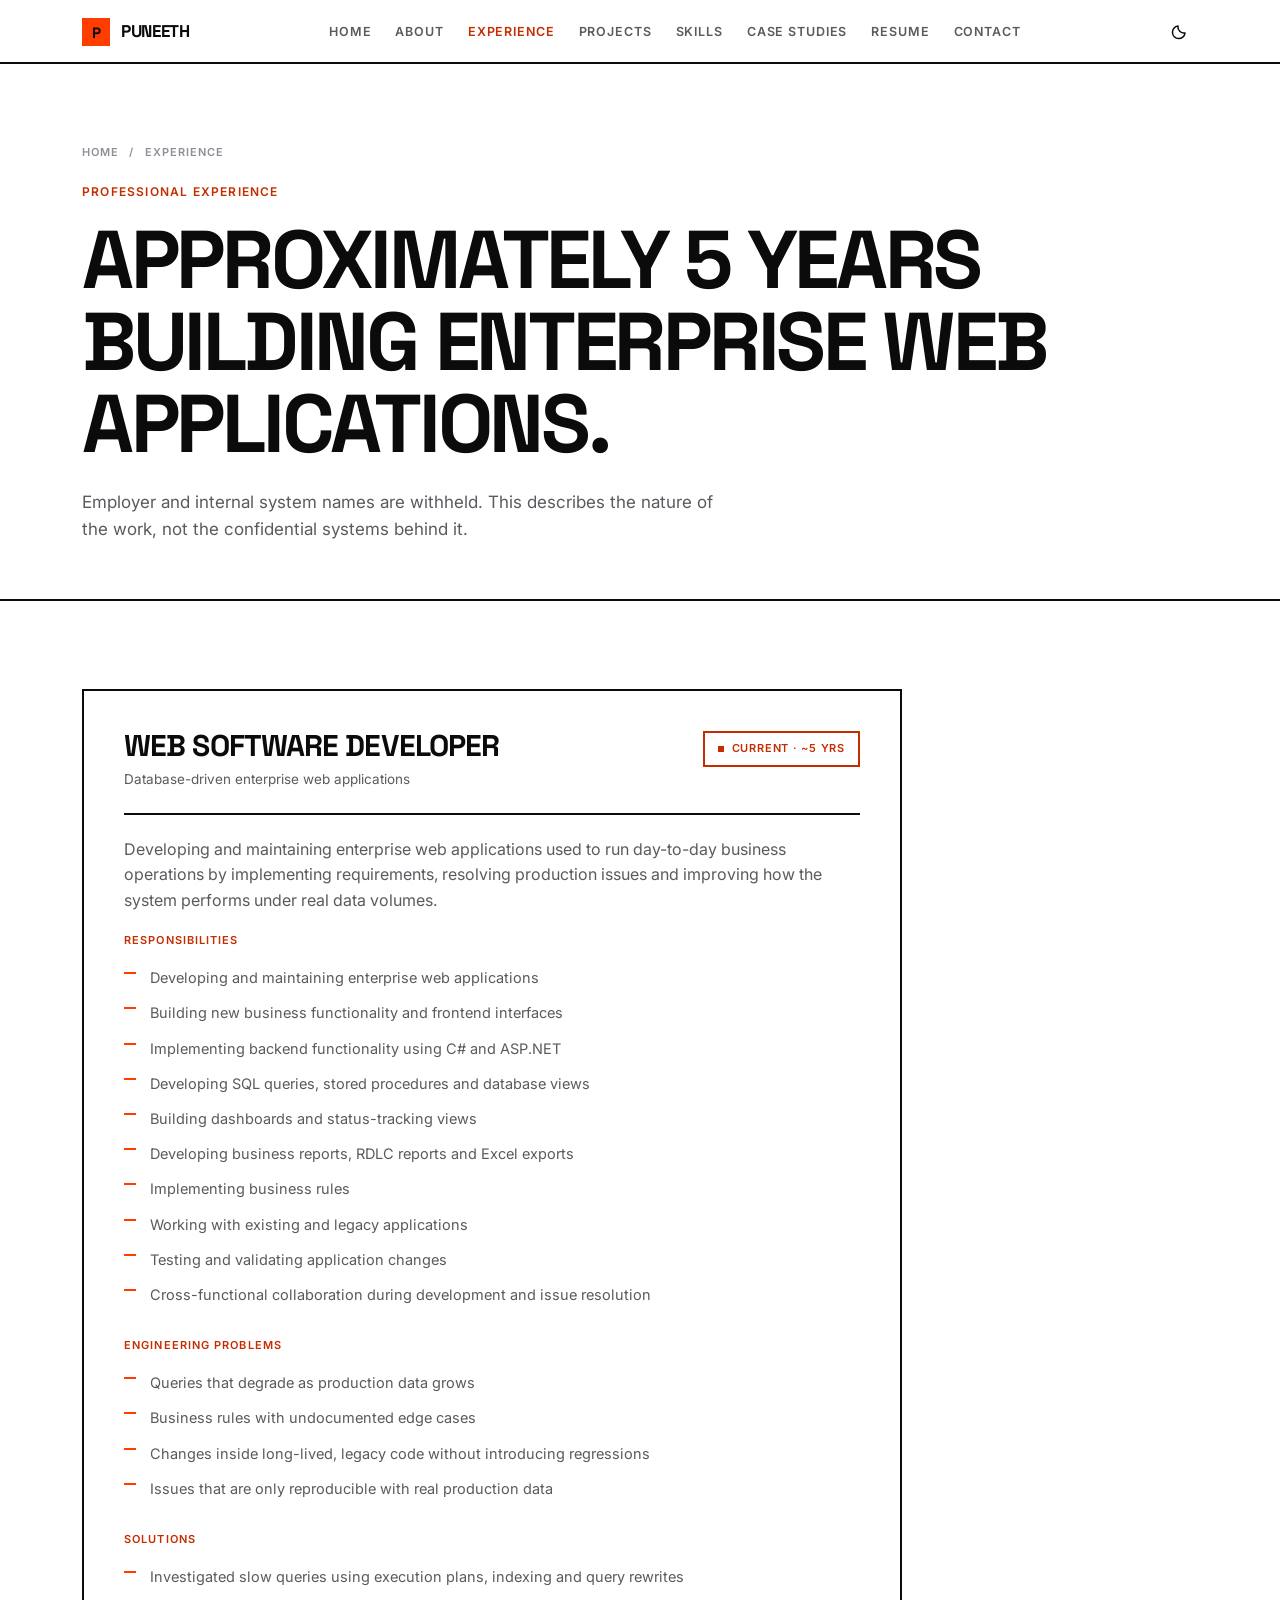
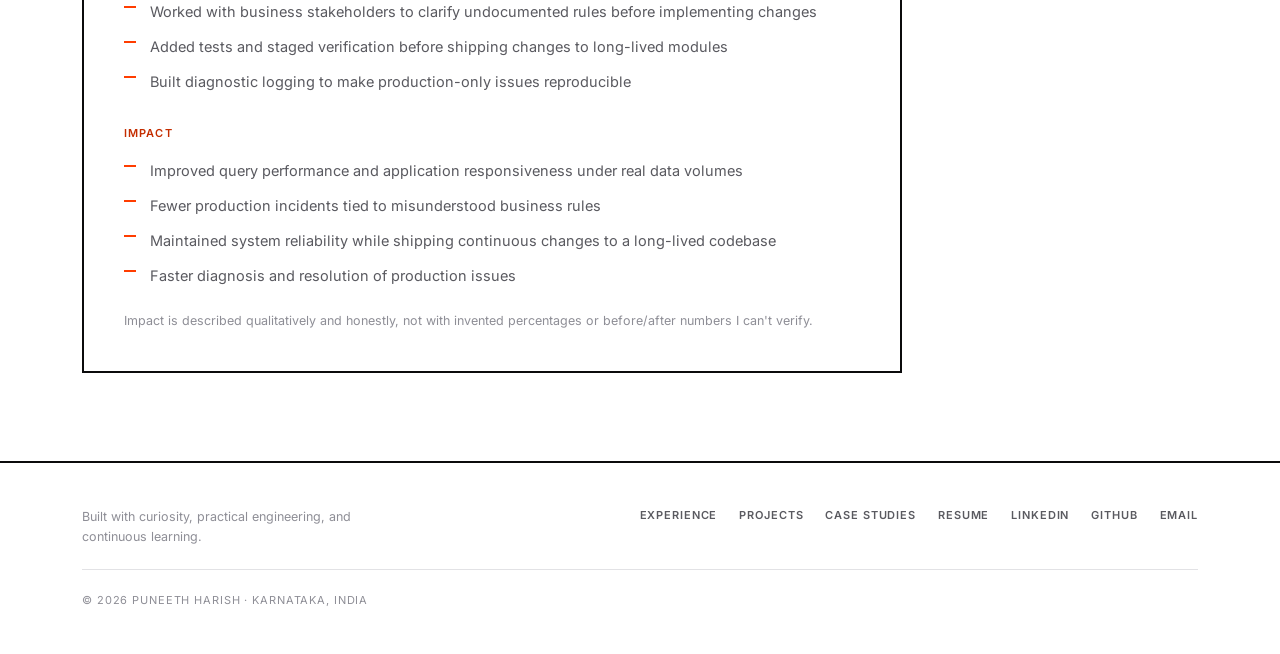
<file: experience.html>
<!DOCTYPE html>
<html lang="en">
<head>
<meta charset="UTF-8">
<meta name="viewport" content="width=device-width, initial-scale=1.0">

<title>Experience | Puneeth Harish</title>
<meta name="description" content="Professional experience: responsibilities, engineering problems, solutions and impact from approximately 5 years as a Web Software Developer on enterprise applications.">
<meta name="author" content="Puneeth Harish">
<meta name="theme-color" content="#FFFFFF" media="(prefers-color-scheme: light)">
<meta name="theme-color" content="#0B0B0C" media="(prefers-color-scheme: dark)">
<link rel="canonical" href="https://puneeth-prince.github.io/My-Profile/experience.html">
<meta property="og:type" content="website">
<meta property="og:title" content="Experience | Puneeth Harish">
<meta property="og:description" content="Professional experience: responsibilities, engineering problems, solutions and impact from approximately 5 years as a Web Software Developer on enterprise applications.">
<meta property="og:url" content="https://puneeth-prince.github.io/My-Profile/experience.html">
<meta property="og:locale" content="en_IN">
<meta property="og:image" content="https://puneeth-prince.github.io/My-Profile/og-cover.png">
<meta property="og:image:width" content="1200">
<meta property="og:image:height" content="630">
<meta property="og:image:alt" content="Puneeth Harish, Web Software Developer - C#, ASP.NET, SQL Server">
<meta name="twitter:card" content="summary_large_image">
<meta name="twitter:title" content="Experience | Puneeth Harish">
<meta name="twitter:description" content="Professional experience: responsibilities, engineering problems, solutions and impact from approximately 5 years as a Web Software Developer on enterprise applications.">
<meta name="twitter:image" content="https://puneeth-prince.github.io/My-Profile/og-cover.png">
<link rel="icon" href="data:image/svg+xml,%3Csvg xmlns='http://www.w3.org/2000/svg' viewBox='0 0 64 64'%3E%3Crect width='64' height='64' fill='%23FF3D00'/%3E%3Ctext x='32' y='46' font-family='Arial,sans-serif' font-weight='700' font-size='38' fill='%23FFFFFF' text-anchor='middle'%3EP%3C/text%3E%3C/svg%3E">

<link rel="preconnect" href="https://fonts.googleapis.com">
<link rel="preconnect" href="https://fonts.gstatic.com" crossorigin>
<link rel="stylesheet" href="https://fonts.googleapis.com/css2?family=Space+Grotesk:wght@500;600;700&family=Inter:wght@400;500;600;700&display=swap">
<link rel="stylesheet" href="style.css">

<script>
(function () {
  var root = document.documentElement;
  try {
    var t = localStorage.getItem('theme');
    if (t === 'light' || t === 'dark') root.setAttribute('data-theme', t);
  } catch (e) {}
})();
</script>
</head>

<body data-page="experience" data-base="">
<a class="skip" href="#main">Skip to content</a>
<div class="progress" aria-hidden="true"><span id="progressBar"></span></div>
<div class="ambient" aria-hidden="true"><div class="ambient-grid"></div></div>

<header class="nav" id="nav"><div id="navSlot"></div></header>

<main id="main">

<section class="page-hero">
  <div class="shell">
    <p class="breadcrumb"><a href="index.html">Home</a> <span aria-hidden="true">/</span> Experience</p>
    <p class="page-kicker">Professional Experience</p>
    <h1 class="page-title">Approximately 5 years building enterprise web applications.</h1>
    <p class="page-sub">
      Employer and internal system names are withheld. This describes the nature of the work,
      not the confidential systems behind it.
    </p>
  </div>
</section>

<section class="section">
  <div class="shell">
    <ol class="timeline" id="timeline" style="max-width:820px">
      <span class="tl-rail" aria-hidden="true"><i id="tlFill"></i></span>

      <li class="tl-item">
        <span class="tl-dot" aria-hidden="true"></span>
        <article class="tl-card panel">
          <div class="tl-head">
            <div>
              <h2 class="tl-role">Web Software Developer</h2>
              <p class="tl-org">Database-driven enterprise web applications</p>
            </div>
            <span class="pill pill-live"><i class="dotlet" aria-hidden="true"></i> Current · ~5 yrs</span>
          </div>

          <p class="tl-desc">
            Developing and maintaining enterprise web applications used to run day-to-day business
            operations by implementing requirements, resolving production issues and improving how the
            system performs under real data volumes.
          </p>

          <div class="tl-block">
            <h4>Responsibilities</h4>
            <ul class="checks">
              <li>Developing and maintaining enterprise web applications</li>
              <li>Building new business functionality and frontend interfaces</li>
              <li>Implementing backend functionality using C# and ASP.NET</li>
              <li>Developing SQL queries, stored procedures and database views</li>
              <li>Building dashboards and status-tracking views</li>
              <li>Developing business reports, RDLC reports and Excel exports</li>
              <li>Implementing business rules</li>
              <li>Working with existing and legacy applications</li>
              <li>Testing and validating application changes</li>
              <li>Cross-functional collaboration during development and issue resolution</li>
            </ul>
          </div>

          <div class="tl-block">
            <h4>Engineering problems</h4>
            <ul class="checks">
              <li>Queries that degrade as production data grows</li>
              <li>Business rules with undocumented edge cases</li>
              <li>Changes inside long-lived, legacy code without introducing regressions</li>
              <li>Issues that are only reproducible with real production data</li>
            </ul>
          </div>

          <div class="tl-block">
            <h4>Solutions</h4>
            <ul class="checks">
              <li>Investigated slow queries using execution plans, indexing and query rewrites</li>
              <li>Worked with business stakeholders to clarify undocumented rules before implementing changes</li>
              <li>Added tests and staged verification before shipping changes to long-lived modules</li>
              <li>Built diagnostic logging to make production-only issues reproducible</li>
            </ul>
          </div>

          <div class="tl-block">
            <h4>Impact</h4>
            <ul class="checks">
              <li>Improved query performance and application responsiveness under real data volumes</li>
              <li>Fewer production incidents tied to misunderstood business rules</li>
              <li>Maintained system reliability while shipping continuous changes to a long-lived codebase</li>
              <li>Faster diagnosis and resolution of production issues</li>
            </ul>
          </div>

          <p class="micro-note">
            Impact is described qualitatively and honestly, not with invented percentages or
            before/after numbers I can't verify.
          </p>
        </article>
      </li>
    </ol>
  </div>
</section>

</main>

<footer class="footer"><div id="footerSlot"></div></footer>

<script src="partials.js"></script>
</body>
</html>
</file>
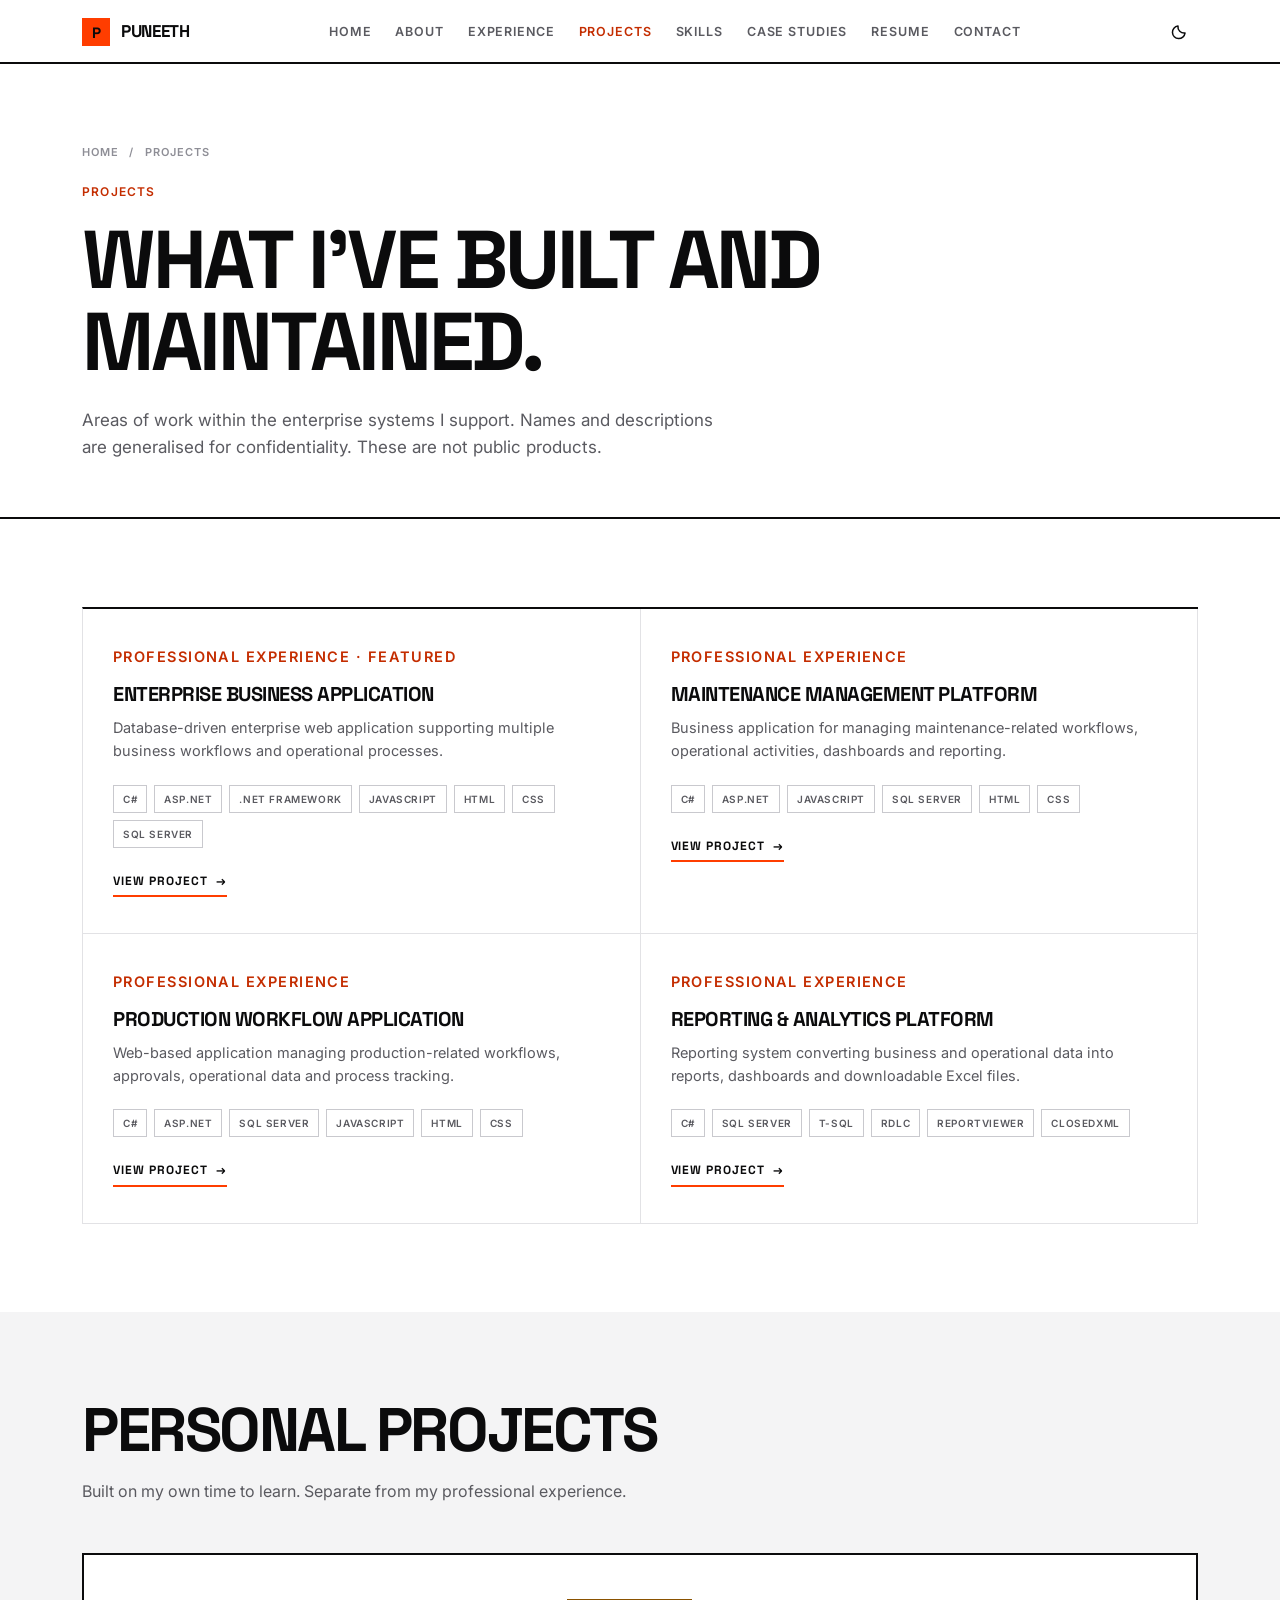
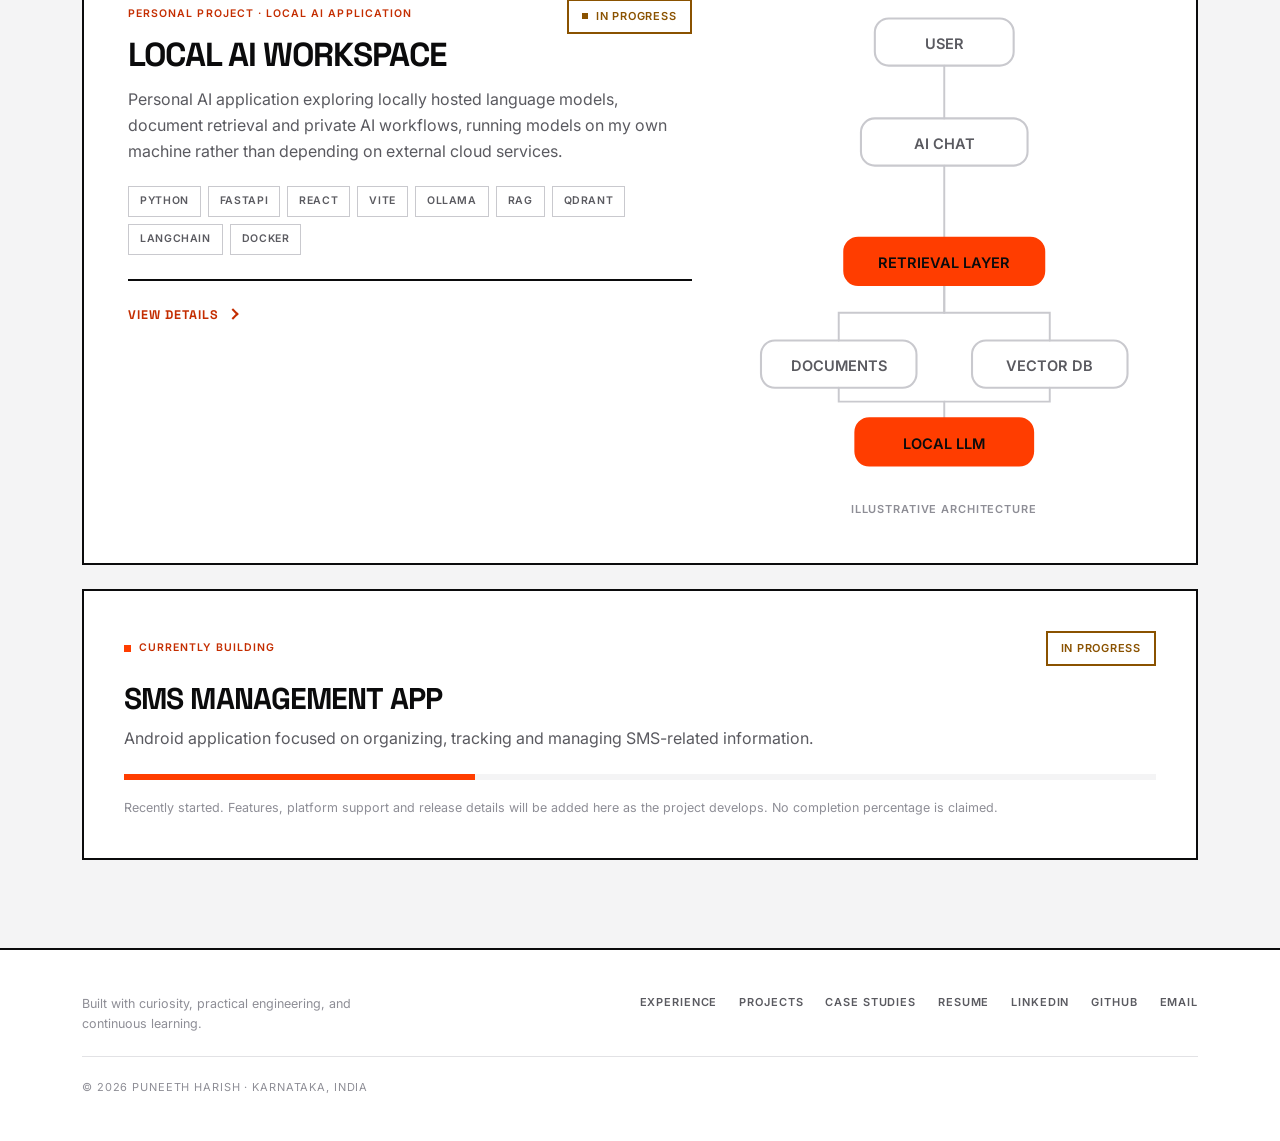
<file: projects.html>
<!DOCTYPE html>
<html lang="en">
<head>
<meta charset="UTF-8">
<meta name="viewport" content="width=device-width, initial-scale=1.0">

<title>Projects | Puneeth Harish</title>
<meta name="description" content="Enterprise web applications built and maintained by Puneeth: database-driven business applications, maintenance and workflow platforms, and reporting systems built with C#, ASP.NET and SQL Server.">
<meta name="author" content="Puneeth Harish">
<meta name="theme-color" content="#FFFFFF" media="(prefers-color-scheme: light)">
<meta name="theme-color" content="#0B0B0C" media="(prefers-color-scheme: dark)">
<link rel="canonical" href="https://puneeth-prince.github.io/My-Profile/projects.html">
<meta property="og:type" content="website">
<meta property="og:title" content="Projects | Puneeth Harish">
<meta property="og:description" content="Enterprise web applications built and maintained by Puneeth: database-driven business applications, maintenance and workflow platforms, and reporting systems built with C#, ASP.NET and SQL Server.">
<meta property="og:url" content="https://puneeth-prince.github.io/My-Profile/projects.html">
<meta property="og:locale" content="en_IN">
<meta property="og:image" content="https://puneeth-prince.github.io/My-Profile/og-cover.png">
<meta property="og:image:width" content="1200">
<meta property="og:image:height" content="630">
<meta property="og:image:alt" content="Puneeth Harish, Web Software Developer - C#, ASP.NET, SQL Server">
<meta name="twitter:card" content="summary_large_image">
<meta name="twitter:title" content="Projects | Puneeth Harish">
<meta name="twitter:description" content="Enterprise web applications built and maintained by Puneeth: database-driven business applications, maintenance and workflow platforms, and reporting systems built with C#, ASP.NET and SQL Server.">
<meta name="twitter:image" content="https://puneeth-prince.github.io/My-Profile/og-cover.png">
<link rel="icon" href="data:image/svg+xml,%3Csvg xmlns='http://www.w3.org/2000/svg' viewBox='0 0 64 64'%3E%3Crect width='64' height='64' fill='%23FF3D00'/%3E%3Ctext x='32' y='46' font-family='Arial,sans-serif' font-weight='700' font-size='38' fill='%23FFFFFF' text-anchor='middle'%3EP%3C/text%3E%3C/svg%3E">

<link rel="preconnect" href="https://fonts.googleapis.com">
<link rel="preconnect" href="https://fonts.gstatic.com" crossorigin>
<link rel="stylesheet" href="https://fonts.googleapis.com/css2?family=Space+Grotesk:wght@500;600;700&family=Inter:wght@400;500;600;700&display=swap">
<link rel="stylesheet" href="style.css">

<script>
(function () {
  var root = document.documentElement;
  try {
    var t = localStorage.getItem('theme');
    if (t === 'light' || t === 'dark') root.setAttribute('data-theme', t);
  } catch (e) {}
})();
</script>
</head>

<body data-page="projects" data-base="">
<a class="skip" href="#main">Skip to content</a>
<div class="progress" aria-hidden="true"><span id="progressBar"></span></div>
<div class="ambient" aria-hidden="true"><div class="ambient-grid"></div></div>

<header class="nav" id="nav"><div id="navSlot"></div></header>

<main id="main">

<section class="page-hero">
  <div class="shell">
    <p class="breadcrumb"><a href="index.html">Home</a> <span aria-hidden="true">/</span> Projects</p>
    <p class="page-kicker">Projects</p>
    <h1 class="page-title">What I've built and maintained.</h1>
    <p class="page-sub">
      Areas of work within the enterprise systems I support. Names and descriptions are generalised
      for confidentiality. These are not public products.
    </p>
  </div>
</section>

<section class="section">
  <div class="shell">
    <div class="grid-2">
      <article class="card card-work panel">
        <p class="tag">Professional Experience · Featured</p>
        <h2 class="card-title">Enterprise Business Application</h2>
        <p>Database-driven enterprise web application supporting multiple business workflows and operational processes.</p>
        <ul class="chips chips-sm"><li>C#</li><li>ASP.NET</li><li>.NET Framework</li><li>JavaScript</li><li>HTML</li><li>CSS</li><li>SQL Server</li></ul>
        <a class="card-link" href="projects/enterprise-business-application.html">View project <span class="arw" aria-hidden="true">→</span></a>
      </article>

      <article class="card card-work panel">
        <p class="tag">Professional Experience</p>
        <h2 class="card-title">Maintenance Management Platform</h2>
        <p>Business application for managing maintenance-related workflows, operational activities, dashboards and reporting.</p>
        <ul class="chips chips-sm"><li>C#</li><li>ASP.NET</li><li>JavaScript</li><li>SQL Server</li><li>HTML</li><li>CSS</li></ul>
        <a class="card-link" href="projects/maintenance-management-platform.html">View project <span class="arw" aria-hidden="true">→</span></a>
      </article>

      <article class="card card-work panel">
        <p class="tag">Professional Experience</p>
        <h2 class="card-title">Production Workflow Application</h2>
        <p>Web-based application managing production-related workflows, approvals, operational data and process tracking.</p>
        <ul class="chips chips-sm"><li>C#</li><li>ASP.NET</li><li>SQL Server</li><li>JavaScript</li><li>HTML</li><li>CSS</li></ul>
        <a class="card-link" href="projects/production-workflow-application.html">View project <span class="arw" aria-hidden="true">→</span></a>
      </article>

      <article class="card card-work panel">
        <p class="tag">Professional Experience</p>
        <h2 class="card-title">Reporting &amp; Analytics Platform</h2>
        <p>Reporting system converting business and operational data into reports, dashboards and downloadable Excel files.</p>
        <ul class="chips chips-sm"><li>C#</li><li>SQL Server</li><li>T-SQL</li><li>RDLC</li><li>ReportViewer</li><li>ClosedXML</li></ul>
        <a class="card-link" href="projects/reporting-analytics-platform.html">View project <span class="arw" aria-hidden="true">→</span></a>
      </article>
    </div>
  </div>
</section>

<section class="section section-alt">
  <div class="shell">
    <header class="section-head">
      <h2 class="section-title">Personal projects</h2>
      <p class="section-sub">Built on my own time to learn. Separate from my professional experience.</p>
    </header>

    <article class="feature panel">
      <div class="feature-grid">
        <div class="feature-body">
          <div class="feature-head">
            <div>
              <p class="tag tag-accent">Personal Project · Local AI Application</p>
              <h3 class="feature-title">Local AI Workspace</h3>
            </div>
            <span class="pill pill-wip"><i class="dotlet" aria-hidden="true"></i> In Progress</span>
          </div>

          <p class="feature-sub">
            Personal AI application exploring locally hosted language models, document retrieval and
            private AI workflows, running models on my own machine rather than depending on external
            cloud services.
          </p>

          <ul class="chips">
            <li>Python</li><li>FastAPI</li><li>React</li><li>Vite</li>
            <li>Ollama</li><li>RAG</li><li>Qdrant</li><li>LangChain</li><li>Docker</li>
          </ul>

          <details class="disclose">
            <summary><span>View details</span><i class="chev" aria-hidden="true"></i></summary>
            <div class="disclose-body">
              <div class="d-grid">
                <div>
                  <h4 class="micro">What it does</h4>
                  <ul class="checks checks-tight">
                    <li>Local AI inference on my own hardware</li>
                    <li>Chat interface over a local model</li>
                    <li>Document-based question answering</li>
                    <li>Retrieval-Augmented Generation pipeline</li>
                    <li>Modular AI application architecture</li>
                  </ul>
                </div>
                <div>
                  <h4 class="micro">Engineering challenges</h4>
                  <ul class="checks checks-tight">
                    <li>Chunking and embedding documents for useful retrieval</li>
                    <li>Reranking retrieved results for better relevance</li>
                    <li>Prompt engineering to keep responses grounded</li>
                    <li>Running models acceptably on local hardware</li>
                    <li>Structuring the app so pieces can be swapped out</li>
                  </ul>
                </div>
              </div>
            </div>
          </details>
        </div>

        <div class="diagram" aria-hidden="true">
          <svg viewBox="0 0 300 352" role="presentation" focusable="false">
            <g class="alines" fill="none" stroke="var(--border-2)" stroke-width="1.4" stroke-linecap="round">
              <path d="M150 48 L150 86"/>
              <path d="M150 120 L150 172"/>
              <path d="M150 206 L150 226 L74 226 L74 246"/>
              <path d="M150 206 L150 226 L226 226 L226 246"/>
              <path d="M74 280 L74 290 L150 290 L150 302"/>
              <path d="M226 280 L226 290 L150 290"/>
            </g>
            <g class="anodes">
              <g class="anode"><rect x="100" y="14" width="100" height="34" rx="10"/><text x="150" y="36">User</text></g>
              <g class="anode"><rect x="90"  y="86" width="120" height="34" rx="10"/><text x="150" y="108">AI Chat</text></g>
              <g class="anode anode-key"><rect x="78" y="172" width="144" height="34" rx="10"/><text x="150" y="194">Retrieval Layer</text></g>
              <g class="anode"><rect x="18"  y="246" width="112" height="34" rx="10"/><text x="74" y="268">Documents</text></g>
              <g class="anode"><rect x="170" y="246" width="112" height="34" rx="10"/><text x="226" y="268">Vector DB</text></g>
              <g class="anode anode-key"><rect x="86" y="302" width="128" height="34" rx="10"/><text x="150" y="324">Local LLM</text></g>
            </g>
          </svg>
          <p class="diagram-cap">Illustrative architecture</p>
        </div>
      </div>
    </article>

    <article class="building panel">
      <div class="build-head">
        <p class="tag tag-accent"><span class="pulse" aria-hidden="true"></span> Currently building</p>
        <span class="pill pill-wip">In Progress</span>
      </div>
      <h3 class="build-title">SMS Management App</h3>
      <p>Android application focused on organizing, tracking and managing SMS-related information.</p>
      <div class="build-bar" role="img" aria-label="Project in progress; no completion percentage available"><i></i></div>
      <p class="micro-note">
        Recently started. Features, platform support and release details will be added here as the
        project develops. No completion percentage is claimed.
      </p>
    </article>
  </div>
</section>

</main>

<footer class="footer"><div id="footerSlot"></div></footer>

<script src="partials.js"></script>
</body>
</html>
</file>
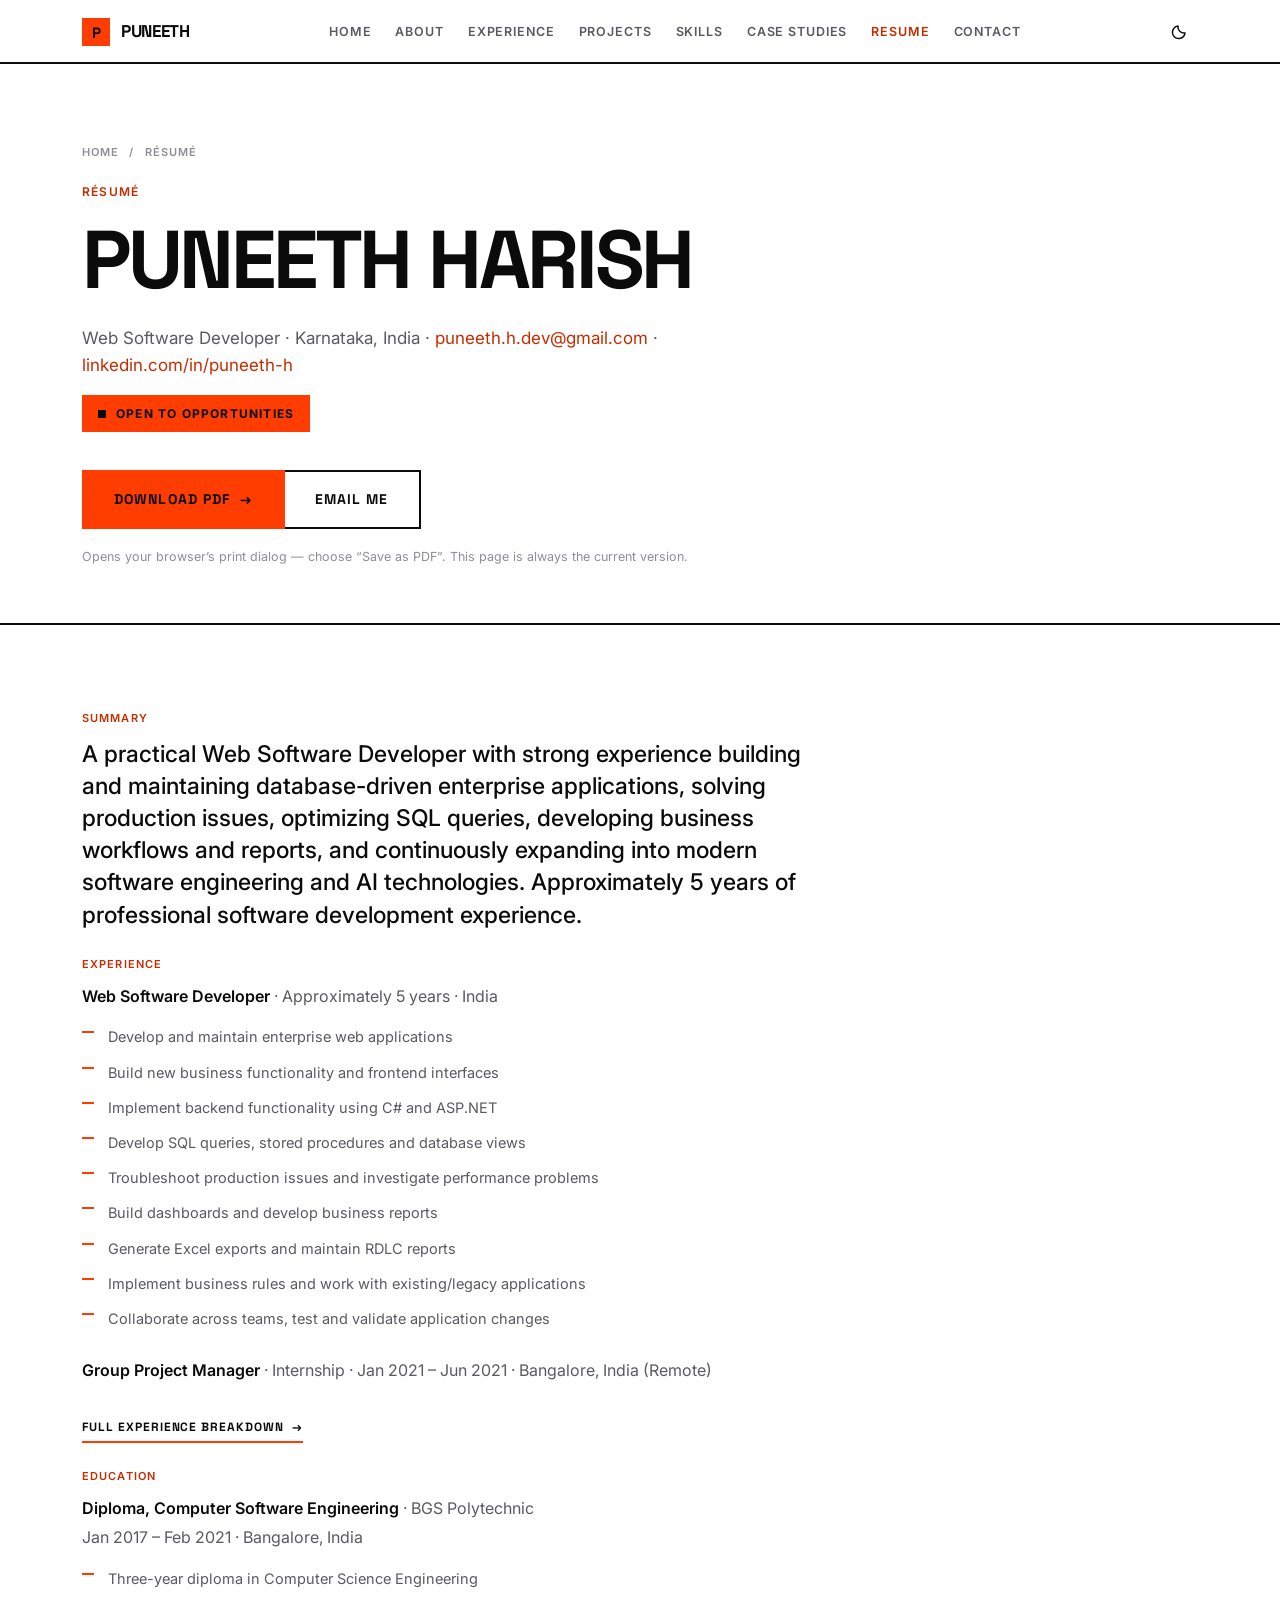
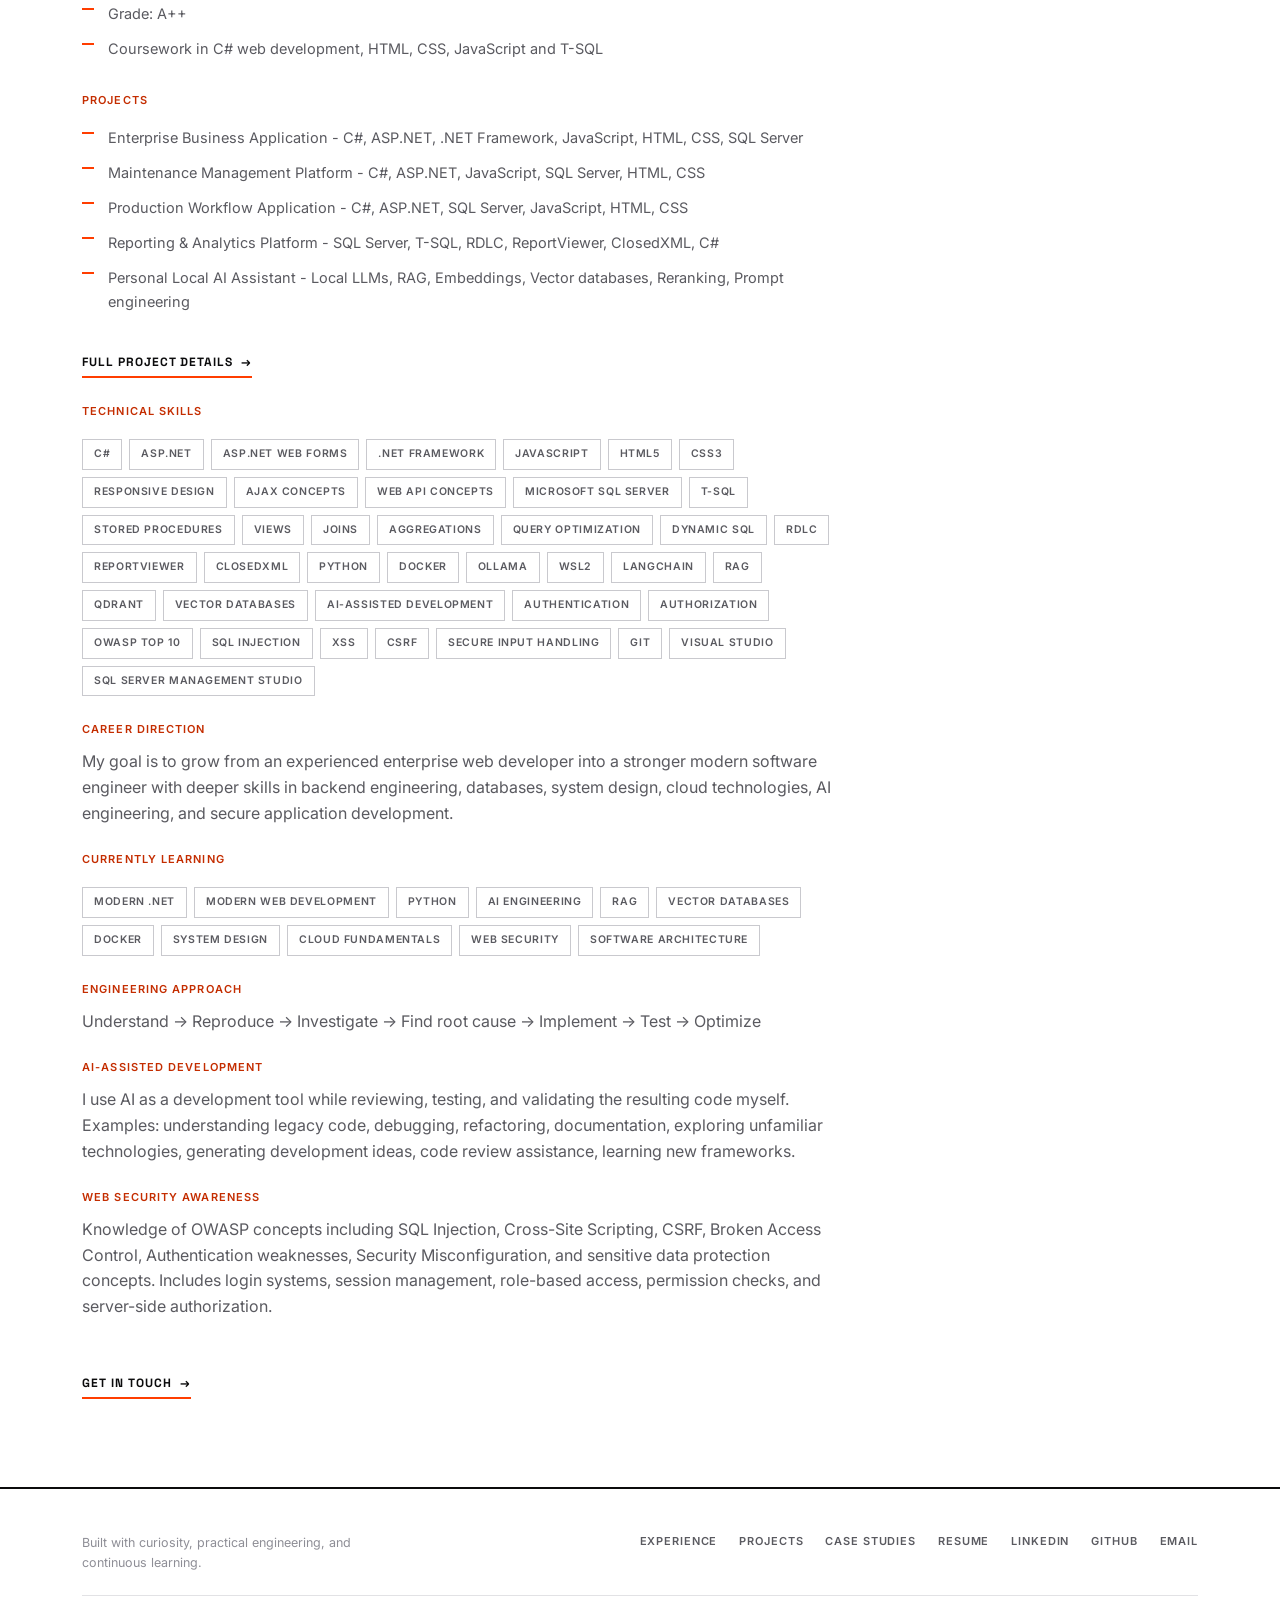
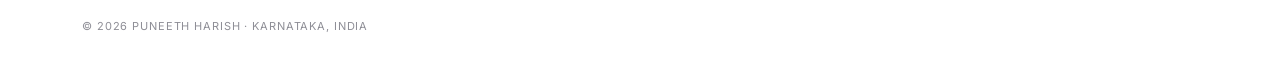
<file: resume.html>
<!DOCTYPE html>
<html lang="en">
<head>
<meta charset="UTF-8">
<meta name="viewport" content="width=device-width, initial-scale=1.0">

<title>Résumé | Puneeth Harish</title>
<meta name="description" content="Puneeth Harish's résumé: summary, experience, projects, technical skills and career direction as a Web Software Developer.">
<meta name="author" content="Puneeth Harish">
<meta name="theme-color" content="#FFFFFF" media="(prefers-color-scheme: light)">
<meta name="theme-color" content="#0B0B0C" media="(prefers-color-scheme: dark)">
<link rel="canonical" href="https://puneeth-prince.github.io/My-Profile/resume.html">
<meta property="og:type" content="website">
<meta property="og:title" content="Résumé | Puneeth Harish">
<meta property="og:description" content="Puneeth Harish's résumé: summary, experience, projects, technical skills and career direction as a Web Software Developer.">
<meta property="og:url" content="https://puneeth-prince.github.io/My-Profile/resume.html">
<meta property="og:locale" content="en_IN">
<meta property="og:image" content="https://puneeth-prince.github.io/My-Profile/og-cover.png">
<meta property="og:image:width" content="1200">
<meta property="og:image:height" content="630">
<meta property="og:image:alt" content="Puneeth Harish, Web Software Developer - C#, ASP.NET, SQL Server">
<meta name="twitter:card" content="summary_large_image">
<meta name="twitter:title" content="Résumé | Puneeth Harish">
<meta name="twitter:description" content="Puneeth Harish's résumé: summary, experience, projects, technical skills and career direction as a Web Software Developer.">
<meta name="twitter:image" content="https://puneeth-prince.github.io/My-Profile/og-cover.png">
<link rel="icon" href="data:image/svg+xml,%3Csvg xmlns='http://www.w3.org/2000/svg' viewBox='0 0 64 64'%3E%3Crect width='64' height='64' fill='%23FF3D00'/%3E%3Ctext x='32' y='46' font-family='Arial,sans-serif' font-weight='700' font-size='38' fill='%23FFFFFF' text-anchor='middle'%3EP%3C/text%3E%3C/svg%3E">

<link rel="preconnect" href="https://fonts.googleapis.com">
<link rel="preconnect" href="https://fonts.gstatic.com" crossorigin>
<link rel="stylesheet" href="https://fonts.googleapis.com/css2?family=Space+Grotesk:wght@500;600;700&family=Inter:wght@400;500;600;700&display=swap">
<link rel="stylesheet" href="style.css">

<script>
(function () {
  var root = document.documentElement;
  try {
    var t = localStorage.getItem('theme');
    if (t === 'light' || t === 'dark') root.setAttribute('data-theme', t);
  } catch (e) {}
})();
</script>
</head>

<body data-page="resume" data-base="">
<a class="skip" href="#main">Skip to content</a>
<div class="progress" aria-hidden="true"><span id="progressBar"></span></div>
<div class="ambient" aria-hidden="true"><div class="ambient-grid"></div></div>

<header class="nav" id="nav"><div id="navSlot"></div></header>

<main id="main">

<section class="page-hero">
  <div class="shell-n">
    <p class="breadcrumb"><a href="index.html">Home</a> <span aria-hidden="true">/</span> Résumé</p>
    <p class="page-kicker">Résumé</p>
    <h1 class="page-title">Puneeth Harish</h1>
    <p class="page-sub">Web Software Developer · Karnataka, India · <a class="ulink" href="mailto:puneeth.h.dev@gmail.com" style="color:var(--accent)">puneeth.h.dev@gmail.com</a> &middot; <a class="ulink" href="https://www.linkedin.com/in/puneeth-h/" target="_blank" rel="noopener noreferrer" style="color:var(--accent)">linkedin.com/in/puneeth-h</a></p>
    <p class="avail"><span class="avail-dot" aria-hidden="true"></span> Open to opportunities</p>
    <div class="hero-cta">
      <button class="btn btn-primary" type="button" onclick="window.print()">Download PDF <span class="arw" aria-hidden="true">&rarr;</span></button>
      <a class="btn btn-ghost" href="mailto:puneeth.h.dev@gmail.com">Email Me</a>
    </div>
    <p class="micro-note">Opens your browser&rsquo;s print dialog &mdash; choose &ldquo;Save as PDF&rdquo;. This page is always the current version.</p>
  </div>
</section>

<section class="section">
  <div class="shell-n">
    <div class="tl-block">
      <h4>Summary</h4>
      <p class="lead">
        A practical Web Software Developer with strong experience building and maintaining
        database-driven enterprise applications, solving production issues, optimizing SQL queries,
        developing business workflows and reports, and continuously expanding into modern software
        engineering and AI technologies. Approximately 5 years of professional software development
        experience.
      </p>
    </div>

    <div class="tl-block">
      <h4>Experience</h4>
      <p><strong>Web Software Developer</strong> · Approximately 5 years · India</p>
      <ul class="checks" style="margin-top:10px">
        <li>Develop and maintain enterprise web applications</li>
        <li>Build new business functionality and frontend interfaces</li>
        <li>Implement backend functionality using C# and ASP.NET</li>
        <li>Develop SQL queries, stored procedures and database views</li>
        <li>Troubleshoot production issues and investigate performance problems</li>
        <li>Build dashboards and develop business reports</li>
        <li>Generate Excel exports and maintain RDLC reports</li>
        <li>Implement business rules and work with existing/legacy applications</li>
        <li>Collaborate across teams, test and validate application changes</li>
      </ul>
      <p style="margin-top:22px"><strong>Group Project Manager</strong> · Internship · Jan 2021 &ndash; Jun 2021 · Bangalore, India (Remote)</p>
      <p style="margin-top:10px"><a class="card-link" href="experience.html">Full experience breakdown <span class="arw" aria-hidden="true">→</span></a></p>
    </div>

    <div class="tl-block">
      <h4>Education</h4>
      <p><strong>Diploma, Computer Software Engineering</strong> · BGS Polytechnic</p>
      <p style="margin-top:4px">Jan 2017 &ndash; Feb 2021 · Bangalore, India</p>
      <ul class="checks" style="margin-top:10px">
        <li>Three-year diploma in Computer Science Engineering</li>
        <li>Grade: A++</li>
        <li>Coursework in C# web development, HTML, CSS, JavaScript and T-SQL</li>
      </ul>
    </div>

    <div class="tl-block">
      <h4>Projects</h4>
      <ul class="checks">
        <li>Enterprise Business Application - C#, ASP.NET, .NET Framework, JavaScript, HTML, CSS, SQL Server</li>
        <li>Maintenance Management Platform - C#, ASP.NET, JavaScript, SQL Server, HTML, CSS</li>
        <li>Production Workflow Application - C#, ASP.NET, SQL Server, JavaScript, HTML, CSS</li>
        <li>Reporting &amp; Analytics Platform - SQL Server, T-SQL, RDLC, ReportViewer, ClosedXML, C#</li>
        <li>Personal Local AI Assistant - Local LLMs, RAG, Embeddings, Vector databases, Reranking, Prompt engineering</li>
      </ul>
      <p style="margin-top:10px"><a class="card-link" href="projects.html">Full project details <span class="arw" aria-hidden="true">→</span></a></p>
    </div>

    <div class="tl-block">
      <h4>Technical skills</h4>
      <ul class="chips">
        <li>C#</li><li>ASP.NET</li><li>ASP.NET Web Forms</li><li>.NET Framework</li><li>JavaScript</li>
        <li>HTML5</li><li>CSS3</li><li>Responsive Design</li><li>AJAX concepts</li><li>Web API concepts</li>
        <li>Microsoft SQL Server</li><li>T-SQL</li><li>Stored Procedures</li><li>Views</li><li>Joins</li>
        <li>Aggregations</li><li>Query Optimization</li><li>Dynamic SQL</li><li>RDLC</li><li>ReportViewer</li>
        <li>ClosedXML</li><li>Python</li><li>Docker</li><li>Ollama</li><li>WSL2</li><li>LangChain</li>
        <li>RAG</li><li>Qdrant</li><li>Vector Databases</li><li>AI-assisted development</li>
        <li>Authentication</li><li>Authorization</li><li>OWASP Top 10</li><li>SQL Injection</li><li>XSS</li>
        <li>CSRF</li><li>Secure Input Handling</li><li>Git</li><li>Visual Studio</li><li>SQL Server Management Studio</li>
      </ul>
    </div>

    <div class="tl-block">
      <h4>Career direction</h4>
      <p>My goal is to grow from an experienced enterprise web developer into a stronger modern
      software engineer with deeper skills in backend engineering, databases, system design, cloud
      technologies, AI engineering, and secure application development.</p>
    </div>

    <div class="tl-block">
      <h4>Currently learning</h4>
      <ul class="chips chips-dash">
        <li>Modern .NET</li><li>Modern web development</li><li>Python</li><li>AI engineering</li>
        <li>RAG</li><li>Vector databases</li><li>Docker</li><li>System design</li>
        <li>Cloud fundamentals</li><li>Web security</li><li>Software architecture</li>
      </ul>
    </div>

    <div class="tl-block">
      <h4>Engineering approach</h4>
      <p class="approach-flow" style="margin-bottom:0">
        Understand <span aria-hidden="true">→</span> Reproduce <span aria-hidden="true">→</span> Investigate
        <span aria-hidden="true">→</span> Find root cause <span aria-hidden="true">→</span> Implement
        <span aria-hidden="true">→</span> Test <span aria-hidden="true">→</span> Optimize
      </p>
    </div>

    <div class="tl-block">
      <h4>AI-assisted development</h4>
      <p>I use AI as a development tool while reviewing, testing, and validating the resulting code
      myself. Examples: understanding legacy code, debugging, refactoring, documentation, exploring
      unfamiliar technologies, generating development ideas, code review assistance, learning new
      frameworks.</p>
    </div>

    <div class="tl-block">
      <h4>Web security awareness</h4>
      <p>Knowledge of OWASP concepts including SQL Injection, Cross-Site Scripting, CSRF, Broken
      Access Control, Authentication weaknesses, Security Misconfiguration, and sensitive data
      protection concepts. Includes login systems, session management, role-based access, permission
      checks, and server-side authorization.</p>
    </div>

    <p style="margin-top:30px"><a class="card-link" href="contact.html">Get in touch <span class="arw" aria-hidden="true">→</span></a></p>
  </div>
</section>

</main>

<footer class="footer"><div id="footerSlot"></div></footer>

<script src="partials.js"></script>
</body>
</html>
</file>
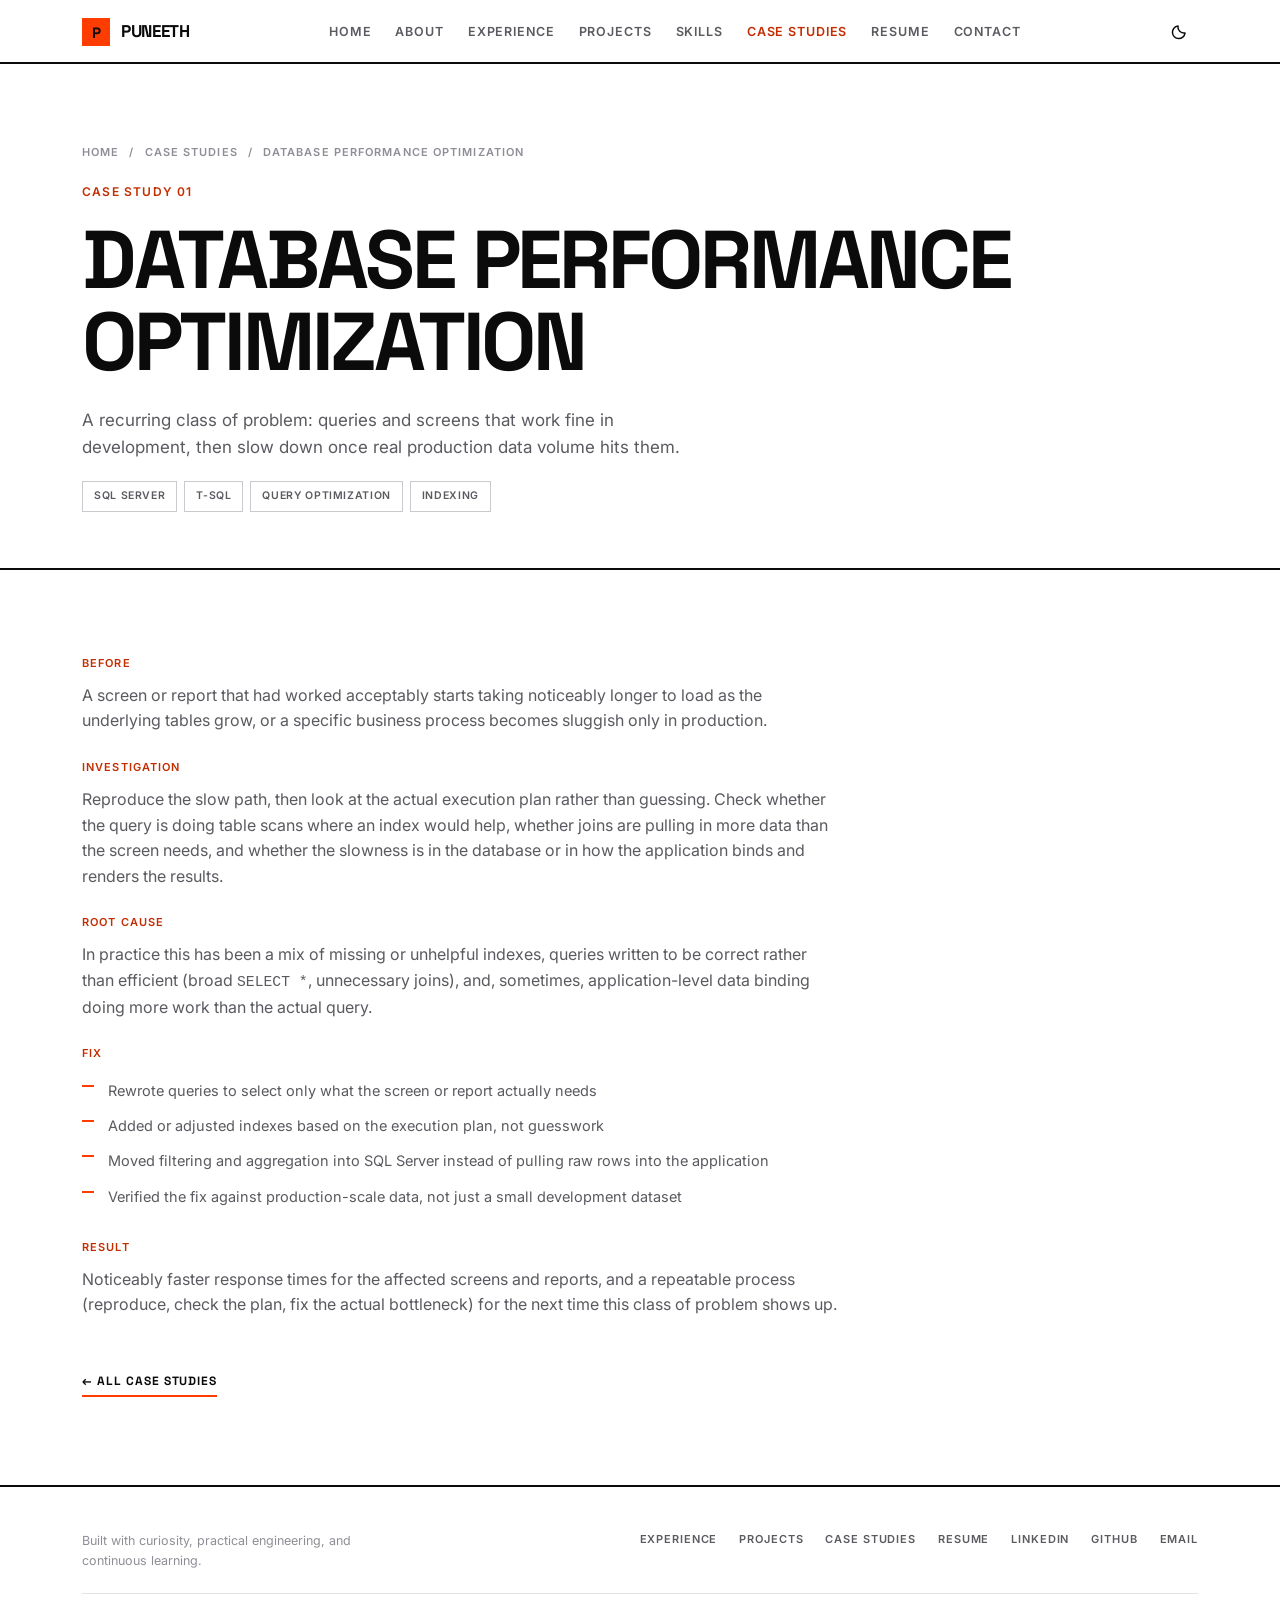
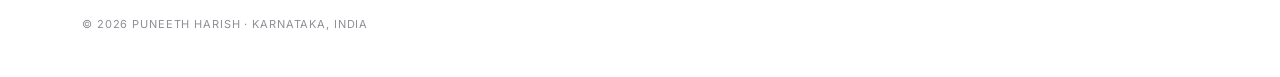
<file: case-studies/database-performance-optimization.html>
<!DOCTYPE html>
<html lang="en">
<head>
<meta charset="UTF-8">
<meta name="viewport" content="width=device-width, initial-scale=1.0">

<title>Database Performance Optimization | Puneeth Harish</title>
<meta name="description" content="Case study: investigating and fixing SQL Server queries that degrade as production data grows, without invented before/after numbers.">
<meta name="author" content="Puneeth Harish">
<meta name="theme-color" content="#FFFFFF" media="(prefers-color-scheme: light)">
<meta name="theme-color" content="#0B0B0C" media="(prefers-color-scheme: dark)">
<link rel="canonical" href="https://puneeth-prince.github.io/My-Profile/case-studies/database-performance-optimization.html">
<meta property="og:type" content="website">
<meta property="og:title" content="Database Performance Optimization | Puneeth Harish">
<meta property="og:description" content="Case study: investigating and fixing SQL Server queries that degrade as production data grows, without invented before/after numbers.">
<meta property="og:url" content="https://puneeth-prince.github.io/My-Profile/case-studies/database-performance-optimization.html">
<meta property="og:locale" content="en_IN">
<meta property="og:image" content="https://puneeth-prince.github.io/My-Profile/og-cover.png">
<meta property="og:image:width" content="1200">
<meta property="og:image:height" content="630">
<meta property="og:image:alt" content="Puneeth Harish, Web Software Developer - C#, ASP.NET, SQL Server">
<meta name="twitter:card" content="summary_large_image">
<meta name="twitter:title" content="Database Performance Optimization | Puneeth Harish">
<meta name="twitter:description" content="Case study: investigating and fixing SQL Server queries that degrade as production data grows, without invented before/after numbers.">
<meta name="twitter:image" content="https://puneeth-prince.github.io/My-Profile/og-cover.png">
<link rel="icon" href="data:image/svg+xml,%3Csvg xmlns='http://www.w3.org/2000/svg' viewBox='0 0 64 64'%3E%3Crect width='64' height='64' fill='%23FF3D00'/%3E%3Ctext x='32' y='46' font-family='Arial,sans-serif' font-weight='700' font-size='38' fill='%23FFFFFF' text-anchor='middle'%3EP%3C/text%3E%3C/svg%3E">

<link rel="preconnect" href="https://fonts.googleapis.com">
<link rel="preconnect" href="https://fonts.gstatic.com" crossorigin>
<link rel="stylesheet" href="https://fonts.googleapis.com/css2?family=Space+Grotesk:wght@500;600;700&family=Inter:wght@400;500;600;700&display=swap">
<link rel="stylesheet" href="../style.css">

<script>
(function () {
  var root = document.documentElement;
  try {
    var t = localStorage.getItem('theme');
    if (t === 'light' || t === 'dark') root.setAttribute('data-theme', t);
  } catch (e) {}
})();
</script>
</head>

<body data-page="case-studies" data-base="../">
<a class="skip" href="#main">Skip to content</a>
<div class="progress" aria-hidden="true"><span id="progressBar"></span></div>
<div class="ambient" aria-hidden="true"><div class="ambient-grid"></div></div>

<header class="nav" id="nav"><div id="navSlot"></div></header>

<main id="main">

<section class="page-hero">
  <div class="shell">
    <p class="breadcrumb"><a href="../index.html">Home</a> <span aria-hidden="true">/</span> <a href="../case-studies.html">Case Studies</a> <span aria-hidden="true">/</span> Database Performance Optimization</p>
    <p class="page-kicker">Case Study 01</p>
    <h1 class="page-title">Database Performance Optimization</h1>
    <p class="page-sub">A recurring class of problem: queries and screens that work fine in development, then slow down once real production data volume hits them.</p>
    <ul class="chips" style="margin-top:20px"><li>SQL Server</li><li>T-SQL</li><li>Query optimization</li><li>Indexing</li></ul>
  </div>
</section>

<section class="section">
  <div class="shell-n">
    <div class="tl-block">
      <h4>Before</h4>
      <p>A screen or report that had worked acceptably starts taking noticeably longer to load as the
      underlying tables grow, or a specific business process becomes sluggish only in production.</p>
    </div>
    <div class="tl-block">
      <h4>Investigation</h4>
      <p>Reproduce the slow path, then look at the actual execution plan rather than guessing. Check
      whether the query is doing table scans where an index would help, whether joins are pulling in
      more data than the screen needs, and whether the slowness is in the database or in how the
      application binds and renders the results.</p>
    </div>
    <div class="tl-block">
      <h4>Root cause</h4>
      <p>In practice this has been a mix of missing or unhelpful indexes, queries written to be
      correct rather than efficient (broad <code>SELECT *</code>, unnecessary joins), and, sometimes,
      application-level data binding doing more work than the actual query.</p>
    </div>
    <div class="tl-block">
      <h4>Fix</h4>
      <ul class="checks">
        <li>Rewrote queries to select only what the screen or report actually needs</li>
        <li>Added or adjusted indexes based on the execution plan, not guesswork</li>
        <li>Moved filtering and aggregation into SQL Server instead of pulling raw rows into the application</li>
        <li>Verified the fix against production-scale data, not just a small development dataset</li>
      </ul>
    </div>
    <div class="tl-block">
      <h4>Result</h4>
      <p>Noticeably faster response times for the affected screens and reports, and a repeatable
      process (reproduce, check the plan, fix the actual bottleneck) for the next time this class of
      problem shows up.</p>
    </div>

    <p style="margin-top:30px"><a class="card-link" href="../case-studies.html">← All case studies</a></p>
  </div>
</section>

</main>

<footer class="footer"><div id="footerSlot"></div></footer>

<script src="../partials.js"></script>
</body>
</html>
</file>
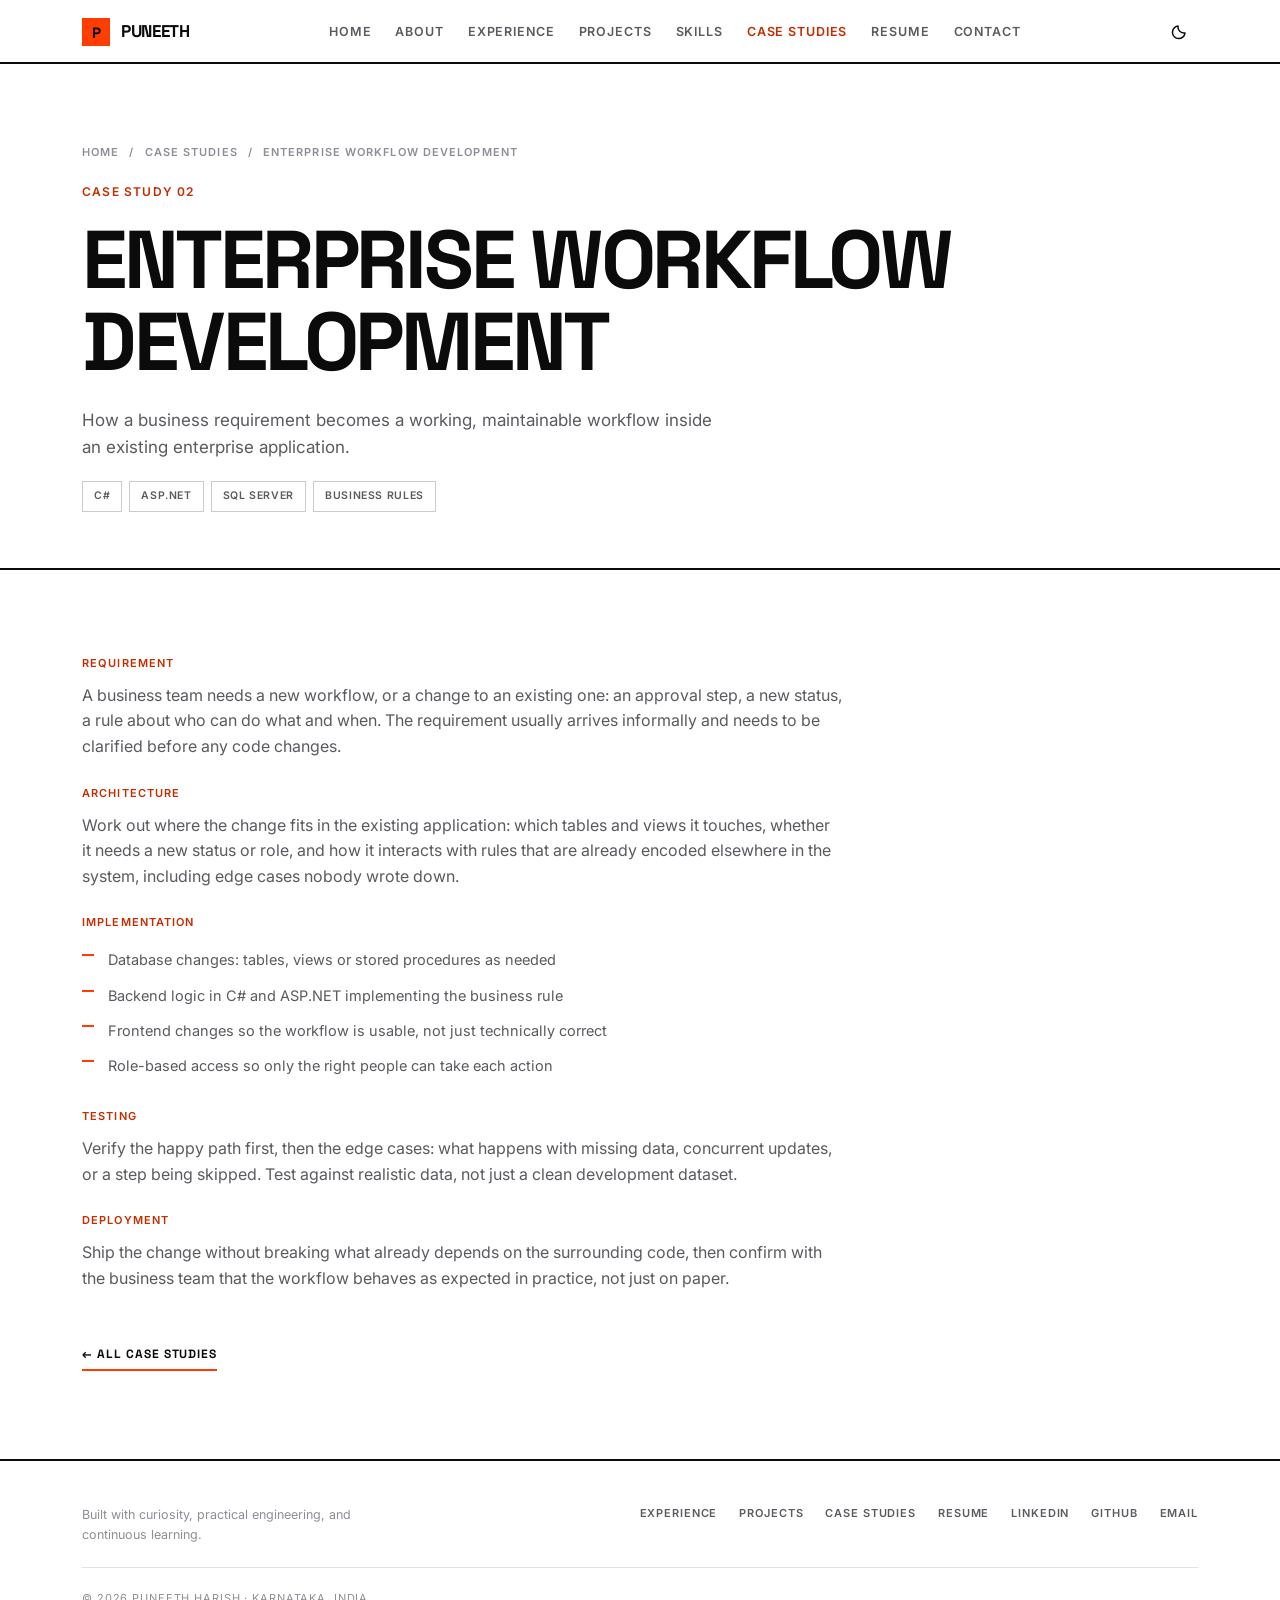
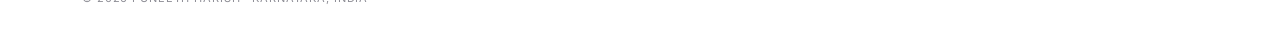
<file: case-studies/enterprise-workflow-development.html>
<!DOCTYPE html>
<html lang="en">
<head>
<meta charset="UTF-8">
<meta name="viewport" content="width=device-width, initial-scale=1.0">

<title>Enterprise Workflow Development | Puneeth Harish</title>
<meta name="description" content="Case study: turning a business requirement into a database-driven enterprise workflow, from architecture through testing and deployment.">
<meta name="author" content="Puneeth Harish">
<meta name="theme-color" content="#FFFFFF" media="(prefers-color-scheme: light)">
<meta name="theme-color" content="#0B0B0C" media="(prefers-color-scheme: dark)">
<link rel="canonical" href="https://puneeth-prince.github.io/My-Profile/case-studies/enterprise-workflow-development.html">
<meta property="og:type" content="website">
<meta property="og:title" content="Enterprise Workflow Development | Puneeth Harish">
<meta property="og:description" content="Case study: turning a business requirement into a database-driven enterprise workflow, from architecture through testing and deployment.">
<meta property="og:url" content="https://puneeth-prince.github.io/My-Profile/case-studies/enterprise-workflow-development.html">
<meta property="og:locale" content="en_IN">
<meta property="og:image" content="https://puneeth-prince.github.io/My-Profile/og-cover.png">
<meta property="og:image:width" content="1200">
<meta property="og:image:height" content="630">
<meta property="og:image:alt" content="Puneeth Harish, Web Software Developer - C#, ASP.NET, SQL Server">
<meta name="twitter:card" content="summary_large_image">
<meta name="twitter:title" content="Enterprise Workflow Development | Puneeth Harish">
<meta name="twitter:description" content="Case study: turning a business requirement into a database-driven enterprise workflow, from architecture through testing and deployment.">
<meta name="twitter:image" content="https://puneeth-prince.github.io/My-Profile/og-cover.png">
<link rel="icon" href="data:image/svg+xml,%3Csvg xmlns='http://www.w3.org/2000/svg' viewBox='0 0 64 64'%3E%3Crect width='64' height='64' fill='%23FF3D00'/%3E%3Ctext x='32' y='46' font-family='Arial,sans-serif' font-weight='700' font-size='38' fill='%23FFFFFF' text-anchor='middle'%3EP%3C/text%3E%3C/svg%3E">

<link rel="preconnect" href="https://fonts.googleapis.com">
<link rel="preconnect" href="https://fonts.gstatic.com" crossorigin>
<link rel="stylesheet" href="https://fonts.googleapis.com/css2?family=Space+Grotesk:wght@500;600;700&family=Inter:wght@400;500;600;700&display=swap">
<link rel="stylesheet" href="../style.css">

<script>
(function () {
  var root = document.documentElement;
  try {
    var t = localStorage.getItem('theme');
    if (t === 'light' || t === 'dark') root.setAttribute('data-theme', t);
  } catch (e) {}
})();
</script>
</head>

<body data-page="case-studies" data-base="../">
<a class="skip" href="#main">Skip to content</a>
<div class="progress" aria-hidden="true"><span id="progressBar"></span></div>
<div class="ambient" aria-hidden="true"><div class="ambient-grid"></div></div>

<header class="nav" id="nav"><div id="navSlot"></div></header>

<main id="main">

<section class="page-hero">
  <div class="shell">
    <p class="breadcrumb"><a href="../index.html">Home</a> <span aria-hidden="true">/</span> <a href="../case-studies.html">Case Studies</a> <span aria-hidden="true">/</span> Enterprise Workflow Development</p>
    <p class="page-kicker">Case Study 02</p>
    <h1 class="page-title">Enterprise Workflow Development</h1>
    <p class="page-sub">How a business requirement becomes a working, maintainable workflow inside an existing enterprise application.</p>
    <ul class="chips" style="margin-top:20px"><li>C#</li><li>ASP.NET</li><li>SQL Server</li><li>Business rules</li></ul>
  </div>
</section>

<section class="section">
  <div class="shell-n">
    <div class="tl-block">
      <h4>Requirement</h4>
      <p>A business team needs a new workflow, or a change to an existing one: an approval step, a new
      status, a rule about who can do what and when. The requirement usually arrives informally and
      needs to be clarified before any code changes.</p>
    </div>
    <div class="tl-block">
      <h4>Architecture</h4>
      <p>Work out where the change fits in the existing application: which tables and views it
      touches, whether it needs a new status or role, and how it interacts with rules that are already
      encoded elsewhere in the system, including edge cases nobody wrote down.</p>
    </div>
    <div class="tl-block">
      <h4>Implementation</h4>
      <ul class="checks">
        <li>Database changes: tables, views or stored procedures as needed</li>
        <li>Backend logic in C# and ASP.NET implementing the business rule</li>
        <li>Frontend changes so the workflow is usable, not just technically correct</li>
        <li>Role-based access so only the right people can take each action</li>
      </ul>
    </div>
    <div class="tl-block">
      <h4>Testing</h4>
      <p>Verify the happy path first, then the edge cases: what happens with missing data, concurrent
      updates, or a step being skipped. Test against realistic data, not just a clean development
      dataset.</p>
    </div>
    <div class="tl-block">
      <h4>Deployment</h4>
      <p>Ship the change without breaking what already depends on the surrounding code, then confirm
      with the business team that the workflow behaves as expected in practice, not just on paper.</p>
    </div>

    <p style="margin-top:30px"><a class="card-link" href="../case-studies.html">← All case studies</a></p>
  </div>
</section>

</main>

<footer class="footer"><div id="footerSlot"></div></footer>

<script src="../partials.js"></script>
</body>
</html>
</file>
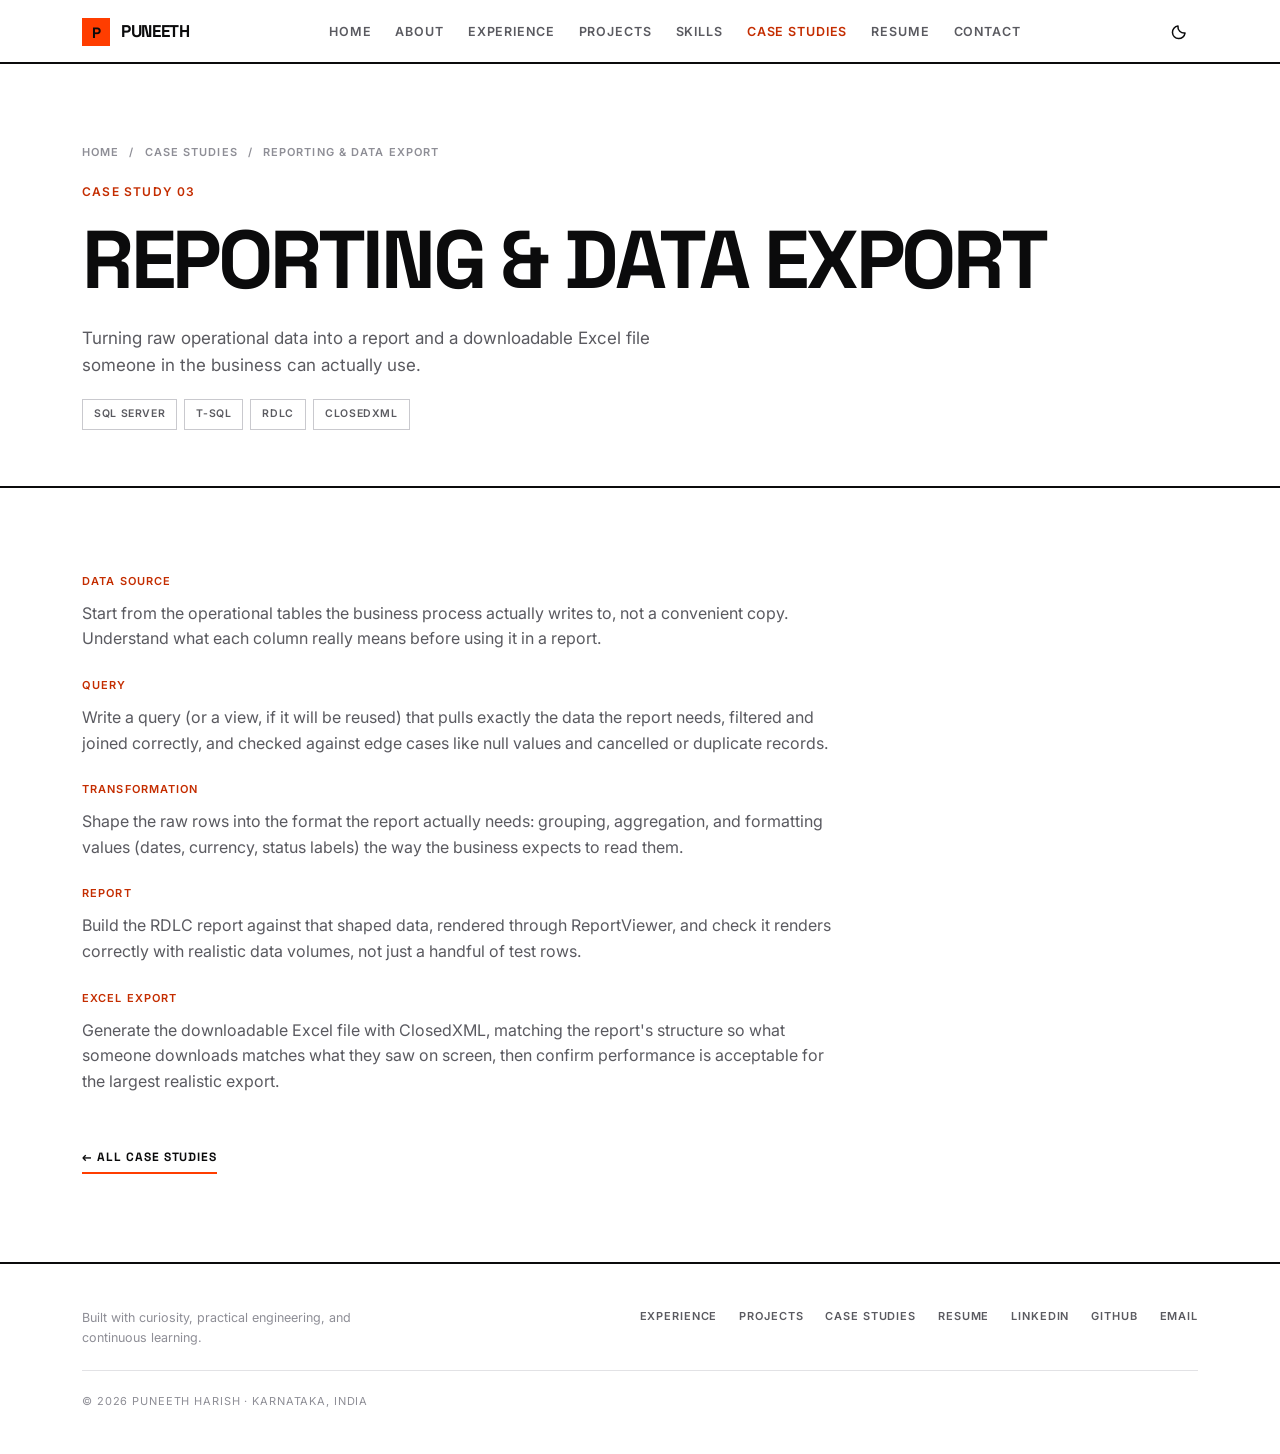
<file: case-studies/reporting-data-export.html>
<!DOCTYPE html>
<html lang="en">
<head>
<meta charset="UTF-8">
<meta name="viewport" content="width=device-width, initial-scale=1.0">

<title>Reporting &amp; Data Export | Puneeth Harish</title>
<meta name="description" content="Case study: taking raw operational data through query, transformation, report and Excel export using SQL Server, RDLC and ClosedXML.">
<meta name="author" content="Puneeth Harish">
<meta name="theme-color" content="#FFFFFF" media="(prefers-color-scheme: light)">
<meta name="theme-color" content="#0B0B0C" media="(prefers-color-scheme: dark)">
<link rel="canonical" href="https://puneeth-prince.github.io/My-Profile/case-studies/reporting-data-export.html">
<meta property="og:type" content="website">
<meta property="og:title" content="Reporting &amp; Data Export | Puneeth Harish">
<meta property="og:description" content="Case study: taking raw operational data through query, transformation, report and Excel export using SQL Server, RDLC and ClosedXML.">
<meta property="og:url" content="https://puneeth-prince.github.io/My-Profile/case-studies/reporting-data-export.html">
<meta property="og:locale" content="en_IN">
<meta property="og:image" content="https://puneeth-prince.github.io/My-Profile/og-cover.png">
<meta property="og:image:width" content="1200">
<meta property="og:image:height" content="630">
<meta property="og:image:alt" content="Puneeth Harish, Web Software Developer - C#, ASP.NET, SQL Server">
<meta name="twitter:card" content="summary_large_image">
<meta name="twitter:title" content="Reporting &amp; Data Export | Puneeth Harish">
<meta name="twitter:description" content="Case study: taking raw operational data through query, transformation, report and Excel export using SQL Server, RDLC and ClosedXML.">
<meta name="twitter:image" content="https://puneeth-prince.github.io/My-Profile/og-cover.png">
<link rel="icon" href="data:image/svg+xml,%3Csvg xmlns='http://www.w3.org/2000/svg' viewBox='0 0 64 64'%3E%3Crect width='64' height='64' fill='%23FF3D00'/%3E%3Ctext x='32' y='46' font-family='Arial,sans-serif' font-weight='700' font-size='38' fill='%23FFFFFF' text-anchor='middle'%3EP%3C/text%3E%3C/svg%3E">

<link rel="preconnect" href="https://fonts.googleapis.com">
<link rel="preconnect" href="https://fonts.gstatic.com" crossorigin>
<link rel="stylesheet" href="https://fonts.googleapis.com/css2?family=Space+Grotesk:wght@500;600;700&family=Inter:wght@400;500;600;700&display=swap">
<link rel="stylesheet" href="../style.css">

<script>
(function () {
  var root = document.documentElement;
  try {
    var t = localStorage.getItem('theme');
    if (t === 'light' || t === 'dark') root.setAttribute('data-theme', t);
  } catch (e) {}
})();
</script>
</head>

<body data-page="case-studies" data-base="../">
<a class="skip" href="#main">Skip to content</a>
<div class="progress" aria-hidden="true"><span id="progressBar"></span></div>
<div class="ambient" aria-hidden="true"><div class="ambient-grid"></div></div>

<header class="nav" id="nav"><div id="navSlot"></div></header>

<main id="main">

<section class="page-hero">
  <div class="shell">
    <p class="breadcrumb"><a href="../index.html">Home</a> <span aria-hidden="true">/</span> <a href="../case-studies.html">Case Studies</a> <span aria-hidden="true">/</span> Reporting &amp; Data Export</p>
    <p class="page-kicker">Case Study 03</p>
    <h1 class="page-title">Reporting &amp; Data Export</h1>
    <p class="page-sub">Turning raw operational data into a report and a downloadable Excel file someone in the business can actually use.</p>
    <ul class="chips" style="margin-top:20px"><li>SQL Server</li><li>T-SQL</li><li>RDLC</li><li>ClosedXML</li></ul>
  </div>
</section>

<section class="section">
  <div class="shell-n">
    <div class="tl-block">
      <h4>Data source</h4>
      <p>Start from the operational tables the business process actually writes to, not a convenient
      copy. Understand what each column really means before using it in a report.</p>
    </div>
    <div class="tl-block">
      <h4>Query</h4>
      <p>Write a query (or a view, if it will be reused) that pulls exactly the data the report needs,
      filtered and joined correctly, and checked against edge cases like null values and cancelled or
      duplicate records.</p>
    </div>
    <div class="tl-block">
      <h4>Transformation</h4>
      <p>Shape the raw rows into the format the report actually needs: grouping, aggregation, and
      formatting values (dates, currency, status labels) the way the business expects to read them.</p>
    </div>
    <div class="tl-block">
      <h4>Report</h4>
      <p>Build the RDLC report against that shaped data, rendered through ReportViewer, and check it
      renders correctly with realistic data volumes, not just a handful of test rows.</p>
    </div>
    <div class="tl-block">
      <h4>Excel export</h4>
      <p>Generate the downloadable Excel file with ClosedXML, matching the report's structure so what
      someone downloads matches what they saw on screen, then confirm performance is acceptable for
      the largest realistic export.</p>
    </div>

    <p style="margin-top:30px"><a class="card-link" href="../case-studies.html">← All case studies</a></p>
  </div>
</section>

</main>

<footer class="footer"><div id="footerSlot"></div></footer>

<script src="../partials.js"></script>
</body>
</html>
</file>
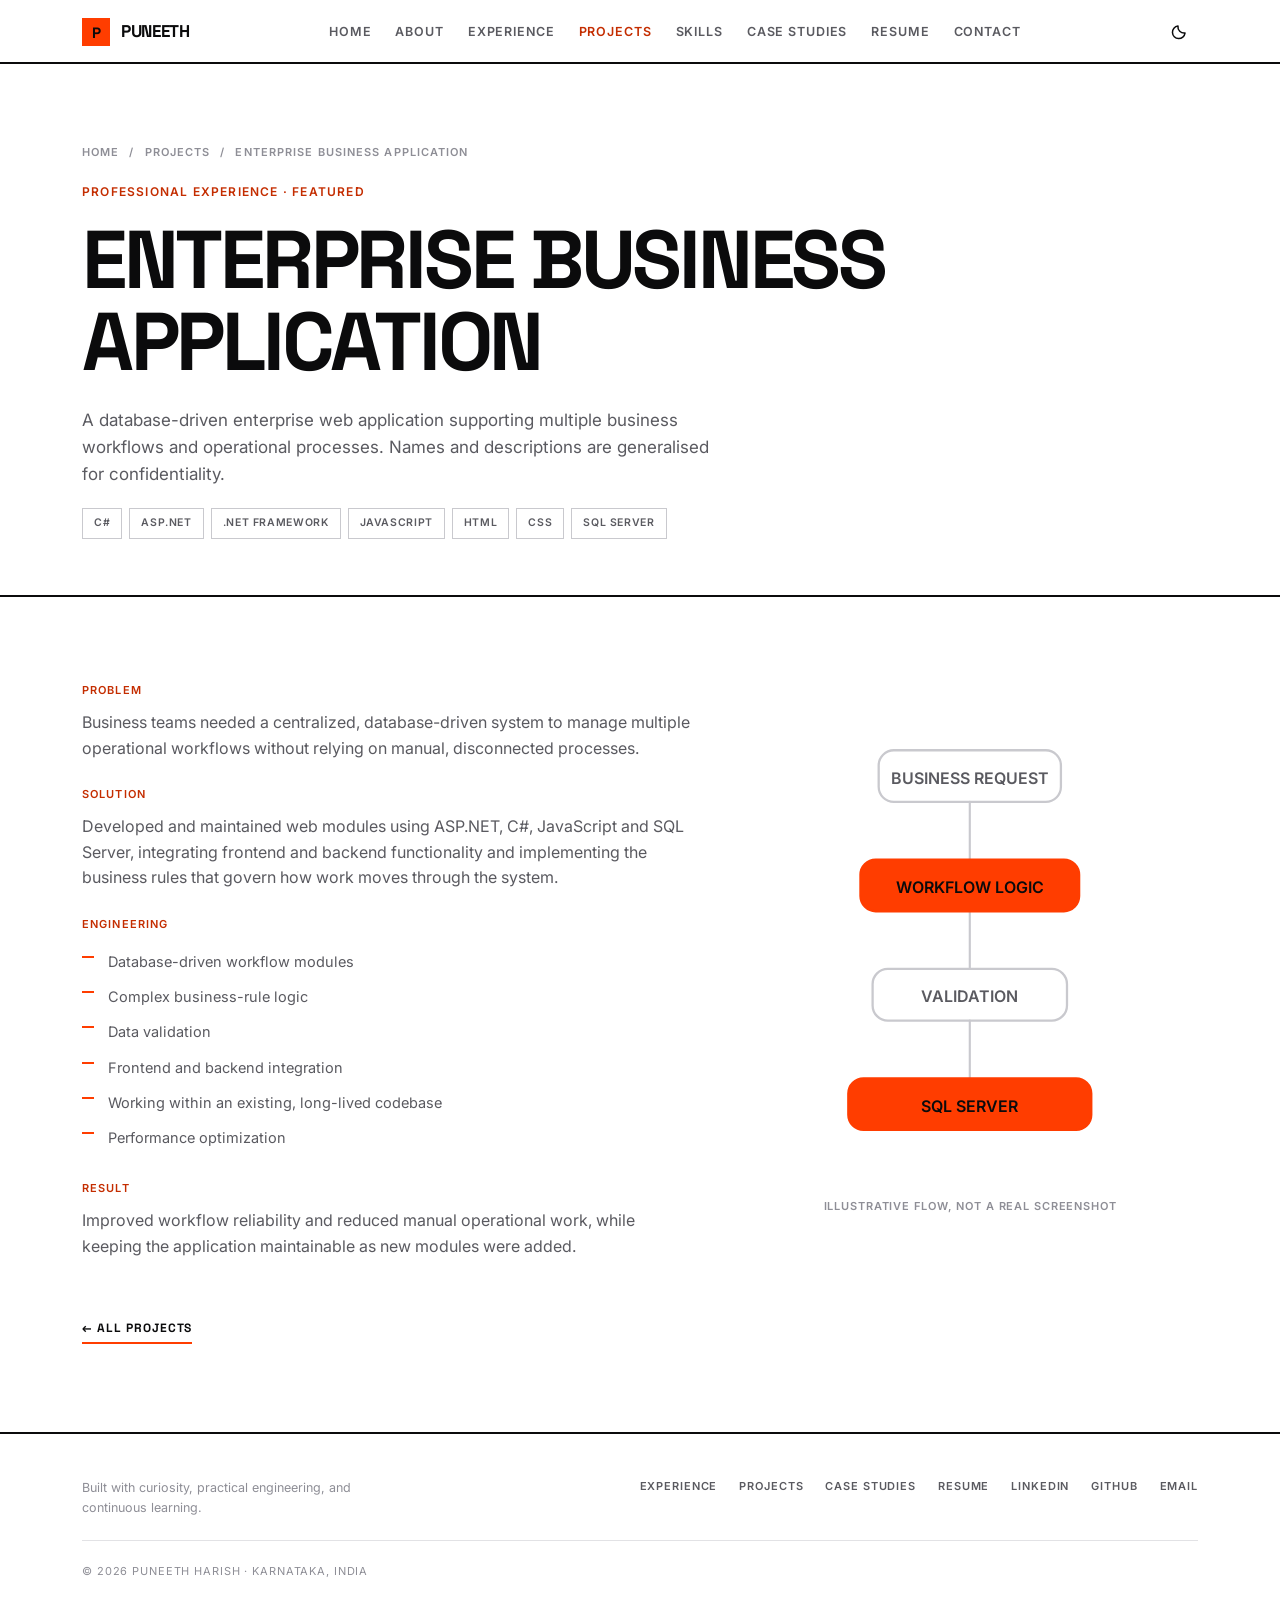
<file: projects/enterprise-business-application.html>
<!DOCTYPE html>
<html lang="en">
<head>
<meta charset="UTF-8">
<meta name="viewport" content="width=device-width, initial-scale=1.0">

<title>Enterprise Business Application | Puneeth Harish</title>
<meta name="description" content="A database-driven enterprise web application supporting multiple business workflows, built with C#, ASP.NET and SQL Server.">
<meta name="author" content="Puneeth Harish">
<meta name="theme-color" content="#FFFFFF" media="(prefers-color-scheme: light)">
<meta name="theme-color" content="#0B0B0C" media="(prefers-color-scheme: dark)">
<link rel="canonical" href="https://puneeth-prince.github.io/My-Profile/projects/enterprise-business-application.html">
<meta property="og:type" content="website">
<meta property="og:title" content="Enterprise Business Application | Puneeth Harish">
<meta property="og:description" content="A database-driven enterprise web application supporting multiple business workflows, built with C#, ASP.NET and SQL Server.">
<meta property="og:url" content="https://puneeth-prince.github.io/My-Profile/projects/enterprise-business-application.html">
<meta property="og:locale" content="en_IN">
<meta property="og:image" content="https://puneeth-prince.github.io/My-Profile/og-cover.png">
<meta property="og:image:width" content="1200">
<meta property="og:image:height" content="630">
<meta property="og:image:alt" content="Puneeth Harish, Web Software Developer - C#, ASP.NET, SQL Server">
<meta name="twitter:card" content="summary_large_image">
<meta name="twitter:title" content="Enterprise Business Application | Puneeth Harish">
<meta name="twitter:description" content="A database-driven enterprise web application supporting multiple business workflows, built with C#, ASP.NET and SQL Server.">
<meta name="twitter:image" content="https://puneeth-prince.github.io/My-Profile/og-cover.png">
<link rel="icon" href="data:image/svg+xml,%3Csvg xmlns='http://www.w3.org/2000/svg' viewBox='0 0 64 64'%3E%3Crect width='64' height='64' fill='%23FF3D00'/%3E%3Ctext x='32' y='46' font-family='Arial,sans-serif' font-weight='700' font-size='38' fill='%23FFFFFF' text-anchor='middle'%3EP%3C/text%3E%3C/svg%3E">

<link rel="preconnect" href="https://fonts.googleapis.com">
<link rel="preconnect" href="https://fonts.gstatic.com" crossorigin>
<link rel="stylesheet" href="https://fonts.googleapis.com/css2?family=Space+Grotesk:wght@500;600;700&family=Inter:wght@400;500;600;700&display=swap">
<link rel="stylesheet" href="../style.css">

<script>
(function () {
  var root = document.documentElement;
  try {
    var t = localStorage.getItem('theme');
    if (t === 'light' || t === 'dark') root.setAttribute('data-theme', t);
  } catch (e) {}
})();
</script>
</head>

<body data-page="projects" data-base="../">
<a class="skip" href="#main">Skip to content</a>
<div class="progress" aria-hidden="true"><span id="progressBar"></span></div>
<div class="ambient" aria-hidden="true"><div class="ambient-grid"></div></div>

<header class="nav" id="nav"><div id="navSlot"></div></header>

<main id="main">

<section class="page-hero">
  <div class="shell">
    <p class="breadcrumb"><a href="../index.html">Home</a> <span aria-hidden="true">/</span> <a href="../projects.html">Projects</a> <span aria-hidden="true">/</span> Enterprise Business Application</p>
    <p class="page-kicker">Professional Experience · Featured</p>
    <h1 class="page-title">Enterprise Business Application</h1>
    <p class="page-sub">
      A database-driven enterprise web application supporting multiple business workflows and
      operational processes. Names and descriptions are generalised for confidentiality.
    </p>
    <ul class="chips" style="margin-top:20px">
      <li>C#</li><li>ASP.NET</li><li>.NET Framework</li><li>JavaScript</li><li>HTML</li><li>CSS</li><li>SQL Server</li>
    </ul>
  </div>
</section>

<section class="section">
  <div class="shell">
    <div class="feature-grid">
      <div>
        <div class="tl-block">
          <h4>Problem</h4>
          <p>Business teams needed a centralized, database-driven system to manage multiple operational
          workflows without relying on manual, disconnected processes.</p>
        </div>
        <div class="tl-block">
          <h4>Solution</h4>
          <p>Developed and maintained web modules using ASP.NET, C#, JavaScript and SQL Server,
          integrating frontend and backend functionality and implementing the business rules that
          govern how work moves through the system.</p>
        </div>
        <div class="tl-block">
          <h4>Engineering</h4>
          <ul class="checks">
            <li>Database-driven workflow modules</li>
            <li>Complex business-rule logic</li>
            <li>Data validation</li>
            <li>Frontend and backend integration</li>
            <li>Working within an existing, long-lived codebase</li>
            <li>Performance optimization</li>
          </ul>
        </div>
        <div class="tl-block">
          <h4>Result</h4>
          <p>Improved workflow reliability and reduced manual operational work, while keeping the
          application maintainable as new modules were added.</p>
        </div>
      </div>

      <div class="diagram" aria-hidden="true">
        <svg viewBox="0 0 300 300" role="presentation" focusable="false">
          <g fill="none" stroke="var(--border-2)" stroke-width="1.4" stroke-linecap="round">
            <path d="M150 48 L150 86"/>
            <path d="M150 120 L150 158"/>
            <path d="M150 192 L150 230"/>
          </g>
          <g class="anodes">
            <g class="anode"><rect x="90" y="14" width="120" height="34" rx="10"/><text x="150" y="36">Business request</text></g>
            <g class="anode anode-key"><rect x="78" y="86" width="144" height="34" rx="10"/><text x="150" y="108">Workflow logic</text></g>
            <g class="anode"><rect x="86" y="158" width="128" height="34" rx="10"/><text x="150" y="180">Validation</text></g>
            <g class="anode anode-key"><rect x="70" y="230" width="160" height="34" rx="10"/><text x="150" y="252">SQL Server</text></g>
          </g>
        </svg>
        <p class="diagram-cap">Illustrative flow, not a real screenshot</p>
      </div>
    </div>

    <p style="margin-top:36px"><a class="card-link" href="../projects.html">← All projects</a></p>
  </div>
</section>

</main>

<footer class="footer"><div id="footerSlot"></div></footer>

<script src="../partials.js"></script>
</body>
</html>
</file>
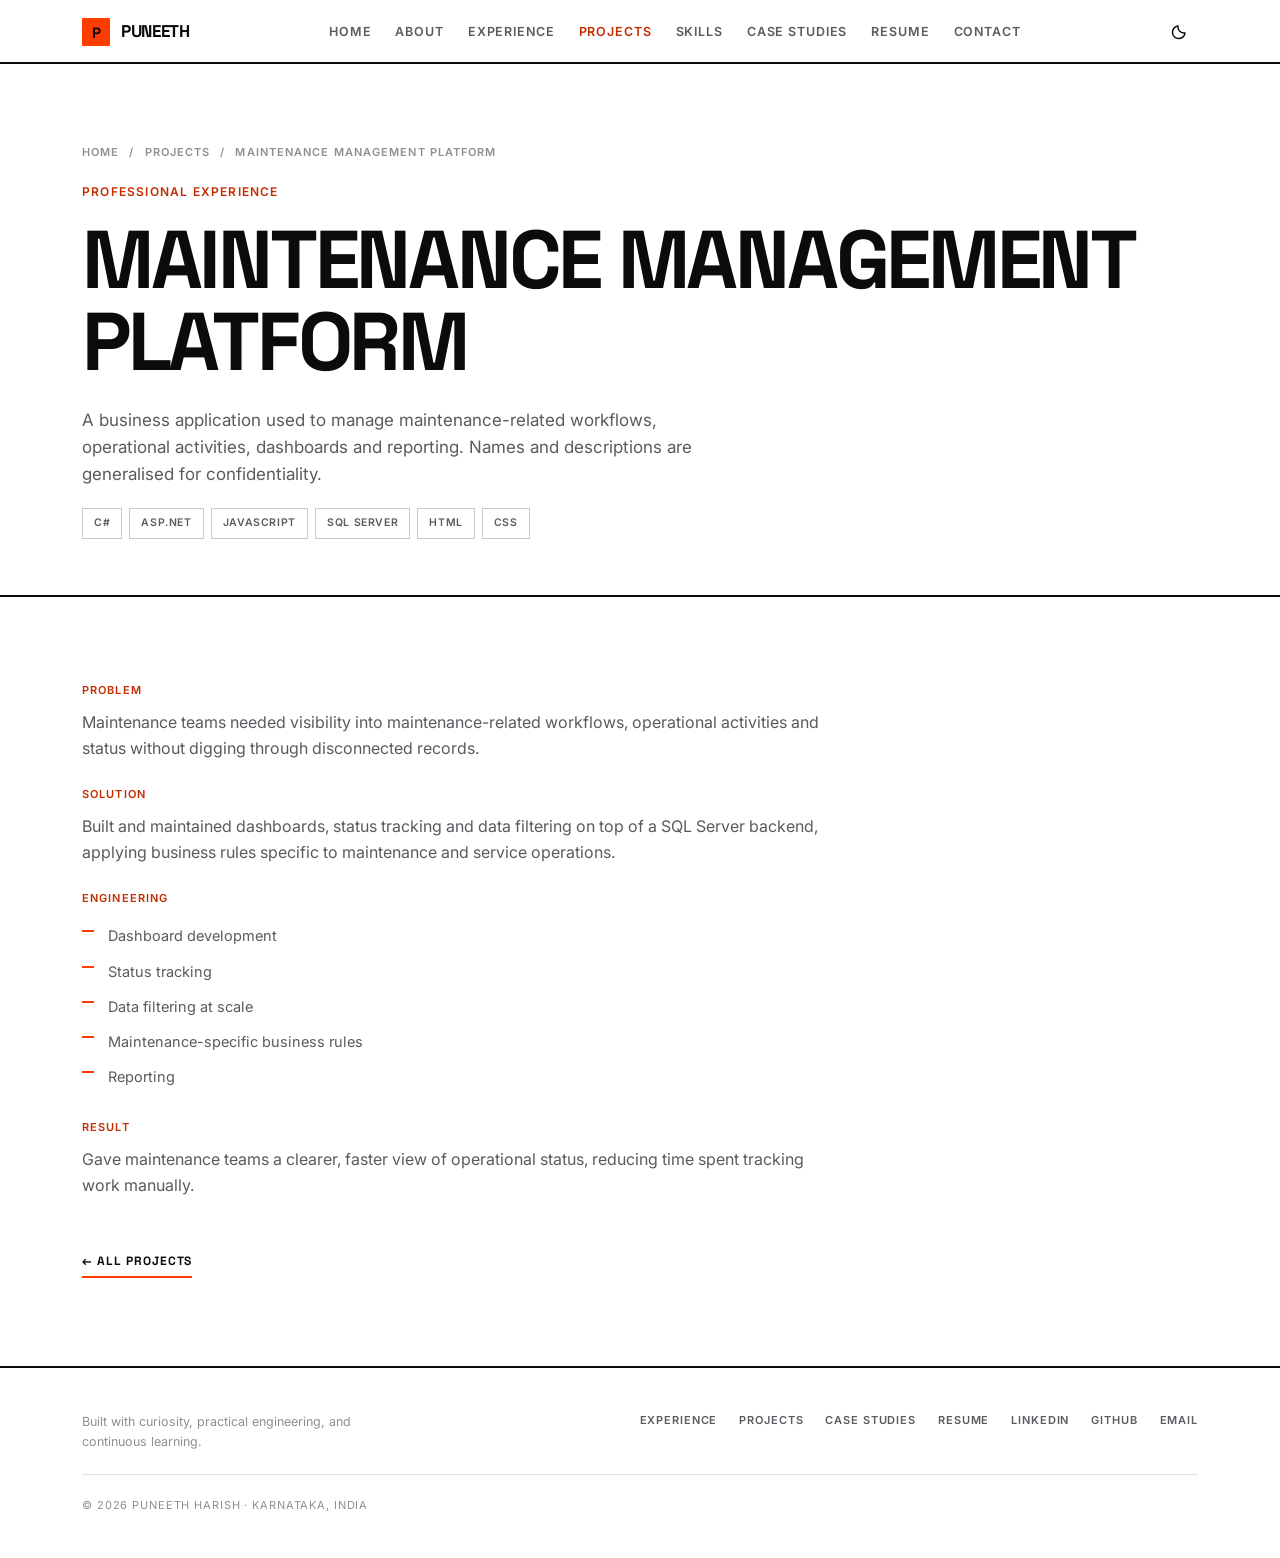
<file: projects/maintenance-management-platform.html>
<!DOCTYPE html>
<html lang="en">
<head>
<meta charset="UTF-8">
<meta name="viewport" content="width=device-width, initial-scale=1.0">

<title>Maintenance Management Platform | Puneeth Harish</title>
<meta name="description" content="A business application for managing maintenance-related workflows, dashboards and reporting, built with C#, ASP.NET and SQL Server.">
<meta name="author" content="Puneeth Harish">
<meta name="theme-color" content="#FFFFFF" media="(prefers-color-scheme: light)">
<meta name="theme-color" content="#0B0B0C" media="(prefers-color-scheme: dark)">
<link rel="canonical" href="https://puneeth-prince.github.io/My-Profile/projects/maintenance-management-platform.html">
<meta property="og:type" content="website">
<meta property="og:title" content="Maintenance Management Platform | Puneeth Harish">
<meta property="og:description" content="A business application for managing maintenance-related workflows, dashboards and reporting, built with C#, ASP.NET and SQL Server.">
<meta property="og:url" content="https://puneeth-prince.github.io/My-Profile/projects/maintenance-management-platform.html">
<meta property="og:locale" content="en_IN">
<meta property="og:image" content="https://puneeth-prince.github.io/My-Profile/og-cover.png">
<meta property="og:image:width" content="1200">
<meta property="og:image:height" content="630">
<meta property="og:image:alt" content="Puneeth Harish, Web Software Developer - C#, ASP.NET, SQL Server">
<meta name="twitter:card" content="summary_large_image">
<meta name="twitter:title" content="Maintenance Management Platform | Puneeth Harish">
<meta name="twitter:description" content="A business application for managing maintenance-related workflows, dashboards and reporting, built with C#, ASP.NET and SQL Server.">
<meta name="twitter:image" content="https://puneeth-prince.github.io/My-Profile/og-cover.png">
<link rel="icon" href="data:image/svg+xml,%3Csvg xmlns='http://www.w3.org/2000/svg' viewBox='0 0 64 64'%3E%3Crect width='64' height='64' fill='%23FF3D00'/%3E%3Ctext x='32' y='46' font-family='Arial,sans-serif' font-weight='700' font-size='38' fill='%23FFFFFF' text-anchor='middle'%3EP%3C/text%3E%3C/svg%3E">

<link rel="preconnect" href="https://fonts.googleapis.com">
<link rel="preconnect" href="https://fonts.gstatic.com" crossorigin>
<link rel="stylesheet" href="https://fonts.googleapis.com/css2?family=Space+Grotesk:wght@500;600;700&family=Inter:wght@400;500;600;700&display=swap">
<link rel="stylesheet" href="../style.css">

<script>
(function () {
  var root = document.documentElement;
  try {
    var t = localStorage.getItem('theme');
    if (t === 'light' || t === 'dark') root.setAttribute('data-theme', t);
  } catch (e) {}
})();
</script>
</head>

<body data-page="projects" data-base="../">
<a class="skip" href="#main">Skip to content</a>
<div class="progress" aria-hidden="true"><span id="progressBar"></span></div>
<div class="ambient" aria-hidden="true"><div class="ambient-grid"></div></div>

<header class="nav" id="nav"><div id="navSlot"></div></header>

<main id="main">

<section class="page-hero">
  <div class="shell">
    <p class="breadcrumb"><a href="../index.html">Home</a> <span aria-hidden="true">/</span> <a href="../projects.html">Projects</a> <span aria-hidden="true">/</span> Maintenance Management Platform</p>
    <p class="page-kicker">Professional Experience</p>
    <h1 class="page-title">Maintenance Management Platform</h1>
    <p class="page-sub">
      A business application used to manage maintenance-related workflows, operational activities,
      dashboards and reporting. Names and descriptions are generalised for confidentiality.
    </p>
    <ul class="chips" style="margin-top:20px">
      <li>C#</li><li>ASP.NET</li><li>JavaScript</li><li>SQL Server</li><li>HTML</li><li>CSS</li>
    </ul>
  </div>
</section>

<section class="section">
  <div class="shell-n">
    <div class="tl-block">
      <h4>Problem</h4>
      <p>Maintenance teams needed visibility into maintenance-related workflows, operational activities
      and status without digging through disconnected records.</p>
    </div>
    <div class="tl-block">
      <h4>Solution</h4>
      <p>Built and maintained dashboards, status tracking and data filtering on top of a SQL Server
      backend, applying business rules specific to maintenance and service operations.</p>
    </div>
    <div class="tl-block">
      <h4>Engineering</h4>
      <ul class="checks">
        <li>Dashboard development</li>
        <li>Status tracking</li>
        <li>Data filtering at scale</li>
        <li>Maintenance-specific business rules</li>
        <li>Reporting</li>
      </ul>
    </div>
    <div class="tl-block">
      <h4>Result</h4>
      <p>Gave maintenance teams a clearer, faster view of operational status, reducing time spent
      tracking work manually.</p>
    </div>

    <p style="margin-top:30px"><a class="card-link" href="../projects.html">← All projects</a></p>
  </div>
</section>

</main>

<footer class="footer"><div id="footerSlot"></div></footer>

<script src="../partials.js"></script>
</body>
</html>
</file>
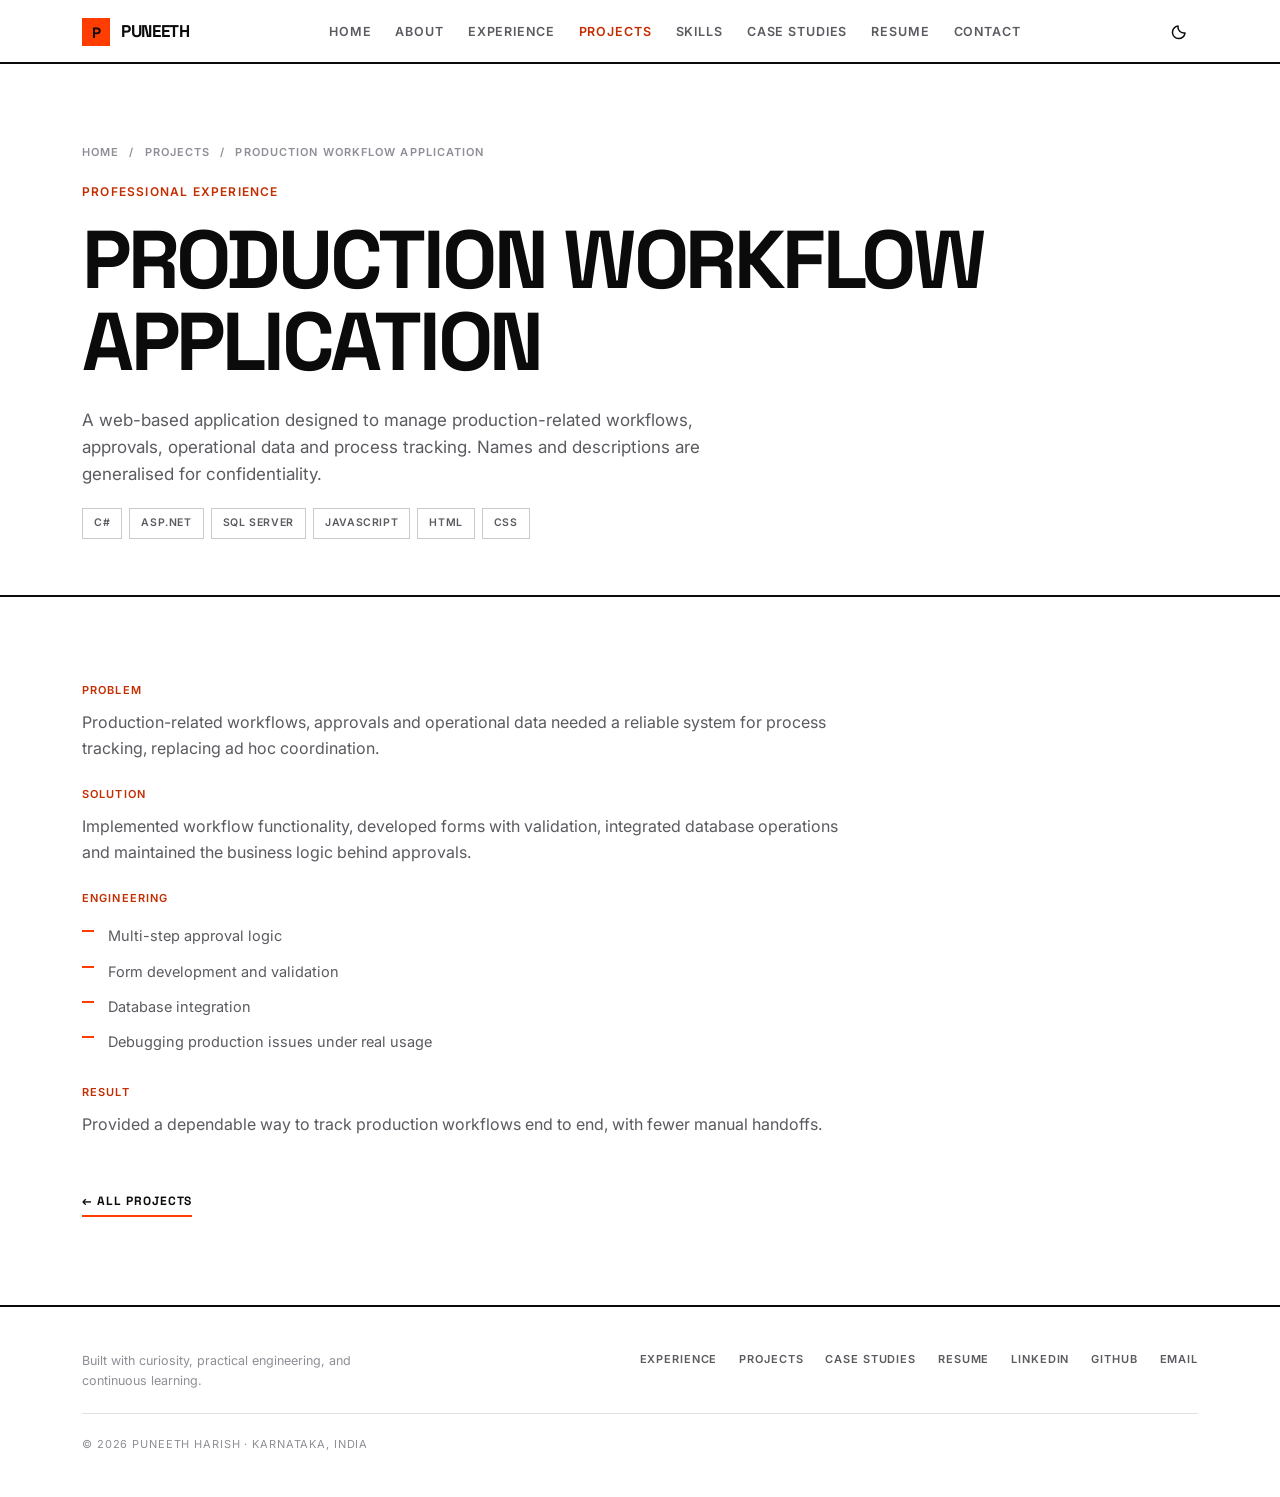
<file: projects/production-workflow-application.html>
<!DOCTYPE html>
<html lang="en">
<head>
<meta charset="UTF-8">
<meta name="viewport" content="width=device-width, initial-scale=1.0">

<title>Production Workflow Application | Puneeth Harish</title>
<meta name="description" content="A web-based application managing production-related workflows, approvals and process tracking, built with C#, ASP.NET and SQL Server.">
<meta name="author" content="Puneeth Harish">
<meta name="theme-color" content="#FFFFFF" media="(prefers-color-scheme: light)">
<meta name="theme-color" content="#0B0B0C" media="(prefers-color-scheme: dark)">
<link rel="canonical" href="https://puneeth-prince.github.io/My-Profile/projects/production-workflow-application.html">
<meta property="og:type" content="website">
<meta property="og:title" content="Production Workflow Application | Puneeth Harish">
<meta property="og:description" content="A web-based application managing production-related workflows, approvals and process tracking, built with C#, ASP.NET and SQL Server.">
<meta property="og:url" content="https://puneeth-prince.github.io/My-Profile/projects/production-workflow-application.html">
<meta property="og:locale" content="en_IN">
<meta property="og:image" content="https://puneeth-prince.github.io/My-Profile/og-cover.png">
<meta property="og:image:width" content="1200">
<meta property="og:image:height" content="630">
<meta property="og:image:alt" content="Puneeth Harish, Web Software Developer - C#, ASP.NET, SQL Server">
<meta name="twitter:card" content="summary_large_image">
<meta name="twitter:title" content="Production Workflow Application | Puneeth Harish">
<meta name="twitter:description" content="A web-based application managing production-related workflows, approvals and process tracking, built with C#, ASP.NET and SQL Server.">
<meta name="twitter:image" content="https://puneeth-prince.github.io/My-Profile/og-cover.png">
<link rel="icon" href="data:image/svg+xml,%3Csvg xmlns='http://www.w3.org/2000/svg' viewBox='0 0 64 64'%3E%3Crect width='64' height='64' fill='%23FF3D00'/%3E%3Ctext x='32' y='46' font-family='Arial,sans-serif' font-weight='700' font-size='38' fill='%23FFFFFF' text-anchor='middle'%3EP%3C/text%3E%3C/svg%3E">

<link rel="preconnect" href="https://fonts.googleapis.com">
<link rel="preconnect" href="https://fonts.gstatic.com" crossorigin>
<link rel="stylesheet" href="https://fonts.googleapis.com/css2?family=Space+Grotesk:wght@500;600;700&family=Inter:wght@400;500;600;700&display=swap">
<link rel="stylesheet" href="../style.css">

<script>
(function () {
  var root = document.documentElement;
  try {
    var t = localStorage.getItem('theme');
    if (t === 'light' || t === 'dark') root.setAttribute('data-theme', t);
  } catch (e) {}
})();
</script>
</head>

<body data-page="projects" data-base="../">
<a class="skip" href="#main">Skip to content</a>
<div class="progress" aria-hidden="true"><span id="progressBar"></span></div>
<div class="ambient" aria-hidden="true"><div class="ambient-grid"></div></div>

<header class="nav" id="nav"><div id="navSlot"></div></header>

<main id="main">

<section class="page-hero">
  <div class="shell">
    <p class="breadcrumb"><a href="../index.html">Home</a> <span aria-hidden="true">/</span> <a href="../projects.html">Projects</a> <span aria-hidden="true">/</span> Production Workflow Application</p>
    <p class="page-kicker">Professional Experience</p>
    <h1 class="page-title">Production Workflow Application</h1>
    <p class="page-sub">
      A web-based application designed to manage production-related workflows, approvals, operational
      data and process tracking. Names and descriptions are generalised for confidentiality.
    </p>
    <ul class="chips" style="margin-top:20px">
      <li>C#</li><li>ASP.NET</li><li>SQL Server</li><li>JavaScript</li><li>HTML</li><li>CSS</li>
    </ul>
  </div>
</section>

<section class="section">
  <div class="shell-n">
    <div class="tl-block">
      <h4>Problem</h4>
      <p>Production-related workflows, approvals and operational data needed a reliable system for
      process tracking, replacing ad hoc coordination.</p>
    </div>
    <div class="tl-block">
      <h4>Solution</h4>
      <p>Implemented workflow functionality, developed forms with validation, integrated database
      operations and maintained the business logic behind approvals.</p>
    </div>
    <div class="tl-block">
      <h4>Engineering</h4>
      <ul class="checks">
        <li>Multi-step approval logic</li>
        <li>Form development and validation</li>
        <li>Database integration</li>
        <li>Debugging production issues under real usage</li>
      </ul>
    </div>
    <div class="tl-block">
      <h4>Result</h4>
      <p>Provided a dependable way to track production workflows end to end, with fewer manual
      handoffs.</p>
    </div>

    <p style="margin-top:30px"><a class="card-link" href="../projects.html">← All projects</a></p>
  </div>
</section>

</main>

<footer class="footer"><div id="footerSlot"></div></footer>

<script src="../partials.js"></script>
</body>
</html>
</file>
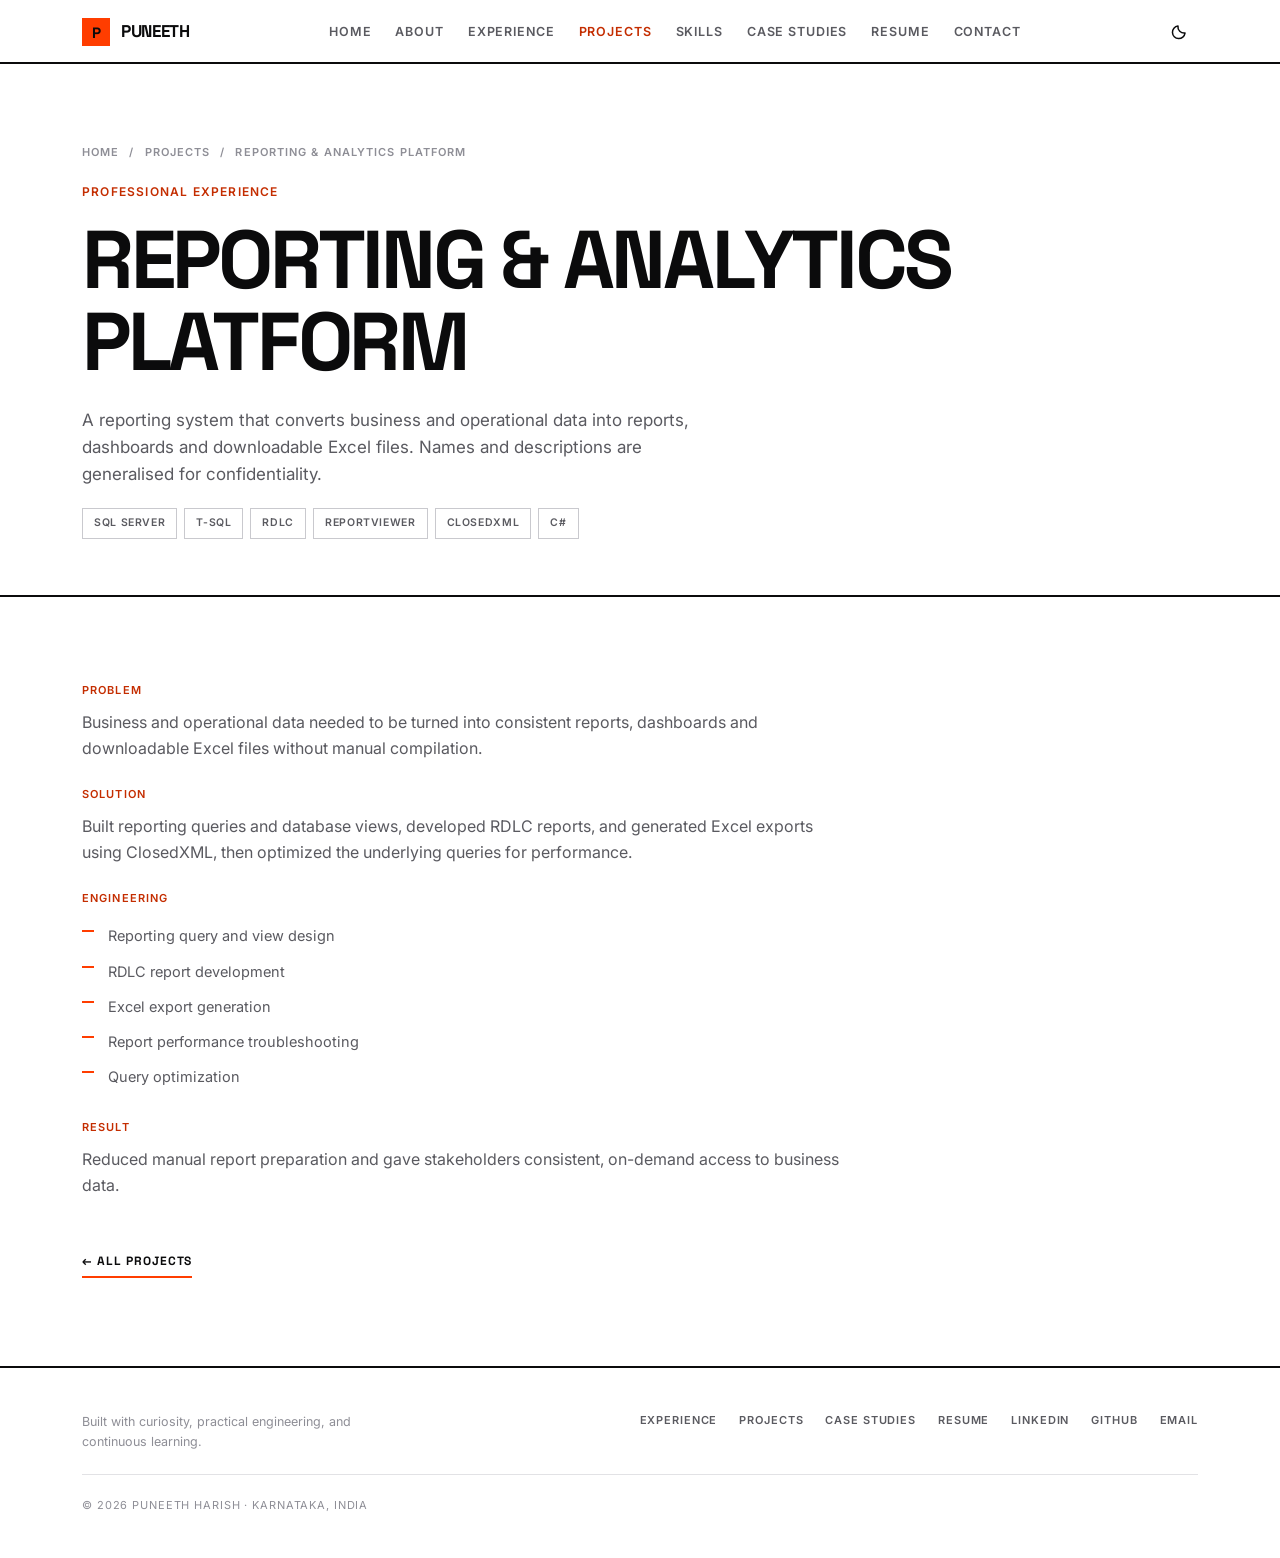
<file: projects/reporting-analytics-platform.html>
<!DOCTYPE html>
<html lang="en">
<head>
<meta charset="UTF-8">
<meta name="viewport" content="width=device-width, initial-scale=1.0">

<title>Reporting &amp; Analytics Platform | Puneeth Harish</title>
<meta name="description" content="A reporting system converting business and operational data into reports, dashboards and Excel files, built with SQL Server, T-SQL, RDLC and ClosedXML.">
<meta name="author" content="Puneeth Harish">
<meta name="theme-color" content="#FFFFFF" media="(prefers-color-scheme: light)">
<meta name="theme-color" content="#0B0B0C" media="(prefers-color-scheme: dark)">
<link rel="canonical" href="https://puneeth-prince.github.io/My-Profile/projects/reporting-analytics-platform.html">
<meta property="og:type" content="website">
<meta property="og:title" content="Reporting &amp; Analytics Platform | Puneeth Harish">
<meta property="og:description" content="A reporting system converting business and operational data into reports, dashboards and Excel files, built with SQL Server, T-SQL, RDLC and ClosedXML.">
<meta property="og:url" content="https://puneeth-prince.github.io/My-Profile/projects/reporting-analytics-platform.html">
<meta property="og:locale" content="en_IN">
<meta property="og:image" content="https://puneeth-prince.github.io/My-Profile/og-cover.png">
<meta property="og:image:width" content="1200">
<meta property="og:image:height" content="630">
<meta property="og:image:alt" content="Puneeth Harish, Web Software Developer - C#, ASP.NET, SQL Server">
<meta name="twitter:card" content="summary_large_image">
<meta name="twitter:title" content="Reporting &amp; Analytics Platform | Puneeth Harish">
<meta name="twitter:description" content="A reporting system converting business and operational data into reports, dashboards and Excel files, built with SQL Server, T-SQL, RDLC and ClosedXML.">
<meta name="twitter:image" content="https://puneeth-prince.github.io/My-Profile/og-cover.png">
<link rel="icon" href="data:image/svg+xml,%3Csvg xmlns='http://www.w3.org/2000/svg' viewBox='0 0 64 64'%3E%3Crect width='64' height='64' fill='%23FF3D00'/%3E%3Ctext x='32' y='46' font-family='Arial,sans-serif' font-weight='700' font-size='38' fill='%23FFFFFF' text-anchor='middle'%3EP%3C/text%3E%3C/svg%3E">

<link rel="preconnect" href="https://fonts.googleapis.com">
<link rel="preconnect" href="https://fonts.gstatic.com" crossorigin>
<link rel="stylesheet" href="https://fonts.googleapis.com/css2?family=Space+Grotesk:wght@500;600;700&family=Inter:wght@400;500;600;700&display=swap">
<link rel="stylesheet" href="../style.css">

<script>
(function () {
  var root = document.documentElement;
  try {
    var t = localStorage.getItem('theme');
    if (t === 'light' || t === 'dark') root.setAttribute('data-theme', t);
  } catch (e) {}
})();
</script>
</head>

<body data-page="projects" data-base="../">
<a class="skip" href="#main">Skip to content</a>
<div class="progress" aria-hidden="true"><span id="progressBar"></span></div>
<div class="ambient" aria-hidden="true"><div class="ambient-grid"></div></div>

<header class="nav" id="nav"><div id="navSlot"></div></header>

<main id="main">

<section class="page-hero">
  <div class="shell">
    <p class="breadcrumb"><a href="../index.html">Home</a> <span aria-hidden="true">/</span> <a href="../projects.html">Projects</a> <span aria-hidden="true">/</span> Reporting &amp; Analytics Platform</p>
    <p class="page-kicker">Professional Experience</p>
    <h1 class="page-title">Reporting &amp; Analytics Platform</h1>
    <p class="page-sub">
      A reporting system that converts business and operational data into reports, dashboards and
      downloadable Excel files. Names and descriptions are generalised for confidentiality.
    </p>
    <ul class="chips" style="margin-top:20px">
      <li>SQL Server</li><li>T-SQL</li><li>RDLC</li><li>ReportViewer</li><li>ClosedXML</li><li>C#</li>
    </ul>
  </div>
</section>

<section class="section">
  <div class="shell-n">
    <div class="tl-block">
      <h4>Problem</h4>
      <p>Business and operational data needed to be turned into consistent reports, dashboards and
      downloadable Excel files without manual compilation.</p>
    </div>
    <div class="tl-block">
      <h4>Solution</h4>
      <p>Built reporting queries and database views, developed RDLC reports, and generated Excel
      exports using ClosedXML, then optimized the underlying queries for performance.</p>
    </div>
    <div class="tl-block">
      <h4>Engineering</h4>
      <ul class="checks">
        <li>Reporting query and view design</li>
        <li>RDLC report development</li>
        <li>Excel export generation</li>
        <li>Report performance troubleshooting</li>
        <li>Query optimization</li>
      </ul>
    </div>
    <div class="tl-block">
      <h4>Result</h4>
      <p>Reduced manual report preparation and gave stakeholders consistent, on-demand access to
      business data.</p>
    </div>

    <p style="margin-top:30px"><a class="card-link" href="../projects.html">← All projects</a></p>
  </div>
</section>

</main>

<footer class="footer"><div id="footerSlot"></div></footer>

<script src="../partials.js"></script>
</body>
</html>
</file>
<file: style.css>
/* ============================================================
   Puneeth - portfolio
   "Bold Graphic" visual language: white ground, near-black ink,
   one hot orange doing all the accent work. Oversized uppercase
   Space Grotesk headlines, a rigid visible grid, hairline cell
   dividers against heavy structural rules, and zero rounded
   corners anywhere.
   Dark mode inverts the ground rather than restyling: the grid,
   the weights and the orange all carry over.
   Multi-page static site, no build step, no framework.
   ============================================================ */

/* ---------- Tokens: light ---------- */
:root {
  --bg:        #FFFFFF;
  --bg-2:      #F4F4F5;
  --surface:   #FFFFFF;
  --surface-2: #F4F4F5;
  --glass:     rgba(255,255,255,.94);

  /* Two weights of line: `rule` is structure, `border` is a cell divider. */
  --rule:      #0B0B0C;
  --border:    #E2E2E5;
  --border-2:  #C9C9CE;

  --text:      #0B0B0C;
  --text-2:    #5A5A60;
  --text-3:    #8E8E96;

  /* --accent-hot fills (buttons, bars, blocks) and always carries
     --accent-ink, near-black, at 5.9:1. --accent is the darkened
     version for orange *text* on the page ground, where vivid would
     only reach 3.55:1 on white. */
  --accent:    #C42D00;
  --accent-2:  #A32500;
  --accent-hot:#FF3D00;
  --accent-ink:#0B0B0C;
  --accent-bg: rgba(255,61,0,.08);
  --accent-ln: rgba(255,61,0,.34);

  --ok:        #1F6B3A;
  --ok-bg:     rgba(31,107,58,.10);
  --wip:       #8A5200;
  --wip-bg:    rgba(138,82,0,.10);

  --tint-a: #FFFFFF;
  --tint-b: #FFFFFF;
  --tint-c: #FFFFFF;

  --sh-sm: none;
  --sh-md: none;
  --sh-lg: 0 18px 40px rgba(11,11,12,.14);

  --f-display: 'Space Grotesk', 'Segoe UI', system-ui, -apple-system, sans-serif;
  --f-sans: 'Inter', 'Segoe UI', system-ui, -apple-system, Roboto, Arial, sans-serif;
  --f-mono: ui-monospace, 'Cascadia Code', Menlo, Consolas, monospace;

  --shell: 1180px;
  --shell-n: 760px;
  --nav-h: 64px;
  --r-sm: 0;
  --r-md: 0;
  --r-lg: 0;
  --pill: 0;
  --ease: cubic-bezier(.2, .6, .2, 1);
}

/* ---------- Tokens: dark (inverted ground, same system) ---------- */
@media (prefers-color-scheme: dark) {
  :root:not([data-theme="light"]) {
    --bg:        #0B0B0C;
    --bg-2:      #141416;
    --surface:   #0B0B0C;
    --surface-2: #17171A;
    --glass:     rgba(11,11,12,.94);

    --rule:      #FAFAFA;
    --border:    #2A2A2E;
    --border-2:  #43434A;

    --text:      #FAFAFA;
    --text-2:    #A0A0A8;
    --text-3:    #75757E;

    --accent:    #FF7043;
    --accent-2:  #FF8A65;
    --accent-hot:#FF4A17;
    --accent-ink:#0B0B0C;
    --accent-bg: rgba(255,112,67,.13);
    --accent-ln: rgba(255,112,67,.40);

    --ok:        #5BC77F;
    --ok-bg:     rgba(91,199,127,.13);
    --wip:       #E0A030;
    --wip-bg:    rgba(224,160,48,.13);

    --tint-a: #0B0B0C;
    --tint-b: #0B0B0C;
    --tint-c: #0B0B0C;

    --sh-lg: 0 18px 40px rgba(0,0,0,.6);
  }
}

:root[data-theme="dark"] {
  --bg:#0B0B0C; --bg-2:#141416; --surface:#0B0B0C; --surface-2:#17171A;
  --glass:rgba(11,11,12,.94);
  --rule:#FAFAFA; --border:#2A2A2E; --border-2:#43434A;
  --text:#FAFAFA; --text-2:#A0A0A8; --text-3:#75757E;
  --accent:#FF7043; --accent-2:#FF8A65; --accent-hot:#FF4A17; --accent-ink:#0B0B0C;
  --accent-bg:rgba(255,112,67,.13); --accent-ln:rgba(255,112,67,.40);
  --ok:#5BC77F; --ok-bg:rgba(91,199,127,.13);
  --wip:#E0A030; --wip-bg:rgba(224,160,48,.13);
  --tint-a:#0B0B0C; --tint-b:#0B0B0C; --tint-c:#0B0B0C;
  --sh-lg:0 18px 40px rgba(0,0,0,.6);
}

/* ---------- Reset ---------- */
*,*::before,*::after { box-sizing: border-box; }
* { margin: 0; }

html {
  -webkit-text-size-adjust: 100%;
  scroll-behavior: smooth;
  scroll-padding-top: calc(var(--nav-h) + 20px);
  color-scheme: light dark;
}
html[data-theme="dark"]  { color-scheme: dark; }
html[data-theme="light"] { color-scheme: light; }

body {
  background: var(--bg);
  color: var(--text-2);
  font-family: var(--f-sans);
  font-size: 16px;
  line-height: 1.6;
  -webkit-font-smoothing: antialiased;
  overflow-x: hidden;
  -webkit-tap-highlight-color: transparent;
}

ul, ol { list-style: none; padding: 0; }
a { color: inherit; text-decoration: none; }
img, svg { display: block; max-width: 100%; }
strong { color: var(--text); font-weight: 600; }
summary::-webkit-details-marker { display: none; }
code { font-family: var(--f-mono); font-size: .92em; }

h1,h2,h3,h4 {
  color: var(--text); font-family: var(--f-display); font-weight: 700;
  line-height: 1; letter-spacing: -.03em; text-transform: uppercase;
}

/* Uppercase micro-labels are a system-wide device here, so they get one rule. */
.micro, .tag, .card-idx, .ck, .hd-tag, .dep-tag, .page-kicker,
.eyebrow, .metric dt, .tl-block h4, .breadcrumb, .shead {
  font-family: var(--f-sans); font-weight: 600;
  text-transform: uppercase; letter-spacing: .1em;
}

:focus-visible { outline: 3px solid var(--accent); outline-offset: 2px; }

.skip {
  position: absolute; left: -9999px; top: 0; z-index: 400;
  background: var(--accent-hot); color: var(--accent-ink);
  padding: 14px 20px; font-weight: 600;
}
.skip:focus { left: 0; }

.anchor { position: absolute; top: 0; }

.shell { width: 100%; max-width: var(--shell); margin-inline: auto; padding-inline: 32px; }
/* .shell-n shares .shell's gutter so narrow content still starts on the
   grid's left edge; only the reading measure is constrained. Centring it
   would float body copy mid-page against everything else's left rag. */
.shell-n { width: 100%; max-width: var(--shell); margin-inline: auto; padding-inline: 32px; }
.shell-n > * { max-width: var(--shell-n); }

/* ---------- Scroll progress ---------- */
.progress {
  position: fixed; inset: 0 0 auto 0; z-index: 300;
  height: 3px; background: transparent; pointer-events: none;
}
.progress span {
  display: block; height: 100%; width: 100%;
  transform: scaleX(0); transform-origin: 0 50%;
  background: var(--accent-hot);
  transition: transform .1s linear;
}

/* Flat ground: this direction gets its depth from rules, not glows. */
.ambient { display: none; }

main, .nav, .footer { position: relative; z-index: 1; }

/* ---------- Buttons & links ---------- */
.btn {
  display: inline-flex; align-items: center; justify-content: center; gap: 10px;
  padding: 16px 30px; border-radius: 0;
  font-family: var(--f-display); font-size: 14px; font-weight: 700;
  text-transform: uppercase; letter-spacing: .08em;
  border: 2px solid var(--rule); cursor: pointer; white-space: nowrap;
  touch-action: manipulation; color: var(--text);
  transition: background .15s var(--ease), color .15s var(--ease);
}
.btn svg {
  width: 16px; height: 16px; flex: none;
  fill: none; stroke: currentColor; stroke-width: 2;
  stroke-linecap: round; stroke-linejoin: round;
}
.btn .arw { transition: transform .15s var(--ease); }
.btn:hover .arw { transform: translateX(4px); }
.btn-sm { padding: 11px 20px; font-size: 12.5px; }

.btn-primary { background: var(--accent-hot); color: var(--accent-ink); border-color: var(--accent-hot); }
.btn-primary:hover { background: var(--text); color: var(--bg); border-color: var(--text); }

.btn-ghost { background: transparent; color: var(--text); }
.btn-ghost:hover { background: var(--text); color: var(--bg); }

/* Buttons sitting side by side join into one bordered block. */
.hero-cta { display: flex; flex-wrap: wrap; margin-top: 38px; }
.hero-cta .btn + .btn { border-left-width: 0; }

.ulink { position: relative; }
.ulink::after {
  content: ""; position: absolute; left: 0; right: 0; bottom: -4px; height: 2px;
  background: var(--accent-hot); transform: scaleX(0); transform-origin: left;
  transition: transform .2s var(--ease);
}
.ulink:hover::after { transform: scaleX(1); }

.icon-btn {
  display: grid; place-items: center;
  width: 38px; height: 38px; border-radius: 0;
  background: transparent; border: 2px solid transparent;
  color: var(--text); cursor: pointer; touch-action: manipulation;
  transition: border-color .15s var(--ease);
}
.icon-btn:hover { border-color: var(--rule); }
.icon-btn svg {
  width: 18px; height: 18px;
  fill: none; stroke: currentColor; stroke-width: 2;
  stroke-linecap: round; stroke-linejoin: round;
}

/* Show the icon for the current theme (sun = light, moon = dark). */
:root:not([data-theme="light"]) .i-sun { display: none; }
:root:not([data-theme="light"]) .i-moon { display: block; }
@media (prefers-color-scheme: dark) {
  :root:not([data-theme="light"]) .i-sun  { display: block; }
  :root:not([data-theme="light"]) .i-moon { display: none; }
}
:root[data-theme="light"] .i-sun  { display: block; }
:root[data-theme="light"] .i-moon { display: none; }
:root[data-theme="dark"]  .i-sun  { display: none; }
:root[data-theme="dark"]  .i-moon { display: block; }

/* ---------- Nav ---------- */
.nav {
  position: sticky; top: 0; z-index: 200; height: var(--nav-h);
  background: var(--glass);
  backdrop-filter: blur(10px); -webkit-backdrop-filter: blur(10px);
  border-bottom: 2px solid var(--rule);
}
.nav.is-stuck { box-shadow: var(--sh-lg); }
.nav-inner { display: flex; align-items: center; justify-content: space-between; gap: 20px; height: var(--nav-h); }

.brand { display: inline-flex; align-items: center; gap: 11px; }
.brand-mark {
  display: grid; place-items: center; width: 28px; height: 28px; border-radius: 0;
  background: var(--accent-hot); color: var(--accent-ink);
  font-family: var(--f-display); font-weight: 700; font-size: 15px; line-height: 1;
}
.brand-text {
  color: var(--text); font-family: var(--f-display); font-weight: 700;
  font-size: 17px; letter-spacing: -.02em; text-transform: uppercase;
}

.nav-links { display: flex; gap: 24px; }
.nav-links a {
  position: relative; padding: 4px 0;
  font-size: 12.5px; font-weight: 600; text-transform: uppercase; letter-spacing: .07em;
  color: var(--text-2); transition: color .15s var(--ease);
}
.nav-links a:hover { color: var(--text); }
.nav-links a.is-active { color: var(--accent); }

.nav-actions { display: flex; align-items: center; gap: 8px; }
.nav-burger { display: none; }

/* ---------- Page hero (interior pages) ---------- */
.page-hero { padding-block: 80px 56px; border-bottom: 2px solid var(--rule); }
.page-kicker { font-size: 12px; color: var(--accent); margin-bottom: 18px; }
.page-title { font-size: clamp(40px, 6.4vw, 82px); letter-spacing: -.04em; }
.page-sub { margin-top: 24px; max-width: 58ch; font-size: 17px; }
.breadcrumb {
  font-size: 11px; color: var(--text-3); margin-bottom: 20px;
  display: flex; align-items: center; gap: 10px;
}
.breadcrumb a { color: var(--text-3); transition: color .15s var(--ease); }
.breadcrumb a:hover { color: var(--accent); }

/* ---------- Hero (home) ---------- */
.hero { padding-block: 72px 0; border-bottom: 2px solid var(--rule); }
.hero-grid { display: grid; grid-template-columns: minmax(0,1.25fr) minmax(0,.75fr); gap: 56px; align-items: center; padding-bottom: 72px; }
.hero-copy { max-width: none; }

.eyebrow {
  display: inline-flex; align-items: center; gap: 10px;
  font-size: 12px; color: var(--accent);
}
.pulse { width: 7px; height: 7px; border-radius: 0; background: var(--accent-hot); flex: none; animation: pulse 2.4s ease-out infinite; }
@keyframes pulse {
  0%   { opacity: 1; }
  50%  { opacity: .25; }
  100% { opacity: 1; }
}
.dotlet { width: 6px; height: 6px; border-radius: 0; background: currentColor; display: inline-block; margin-right: 8px; }

/* Availability: an actively-looking signal, so it is a solid orange block
   rather than another quiet label - recruiters scan for exactly this. */
.avail {
  display: inline-flex; align-items: center; gap: 10px; margin-top: 16px;
  padding: 9px 16px; background: var(--accent-hot); color: var(--accent-ink);
  font-size: 12px; font-weight: 700; text-transform: uppercase; letter-spacing: .1em;
}
/* Sitting inline after the role label, it needs a gap, not a stacked margin. */
.eyebrow + .avail { margin-top: 0; margin-left: 14px; }

.avail-dot {
  width: 8px; height: 8px; flex: none; background: var(--accent-ink);
  animation: availPulse 2s ease-in-out infinite;
}
@keyframes availPulse { 0%,100% { opacity: 1 } 50% { opacity: .25 } }

.hero-name {
  margin-top: 22px;
  font-size: clamp(42px, 7vw, 92px); line-height: .94; letter-spacing: -.045em;
}
/* The one deliberately loud moment: a thick orange bar under the headline. */
.hero-name::after {
  content: ""; display: block; width: 200px; height: 14px;
  background: var(--accent-hot); margin-top: 22px;
}
.hero-name .hot { color: var(--accent-hot); }

.hero-pitch { margin-top: 28px; max-width: 48ch; font-size: 17px; }

.hero-links { display: flex; flex-wrap: wrap; gap: 26px; margin-top: 30px; }
.hero-links a {
  display: inline-flex; align-items: center; gap: 9px;
  font-size: 12px; font-weight: 600; text-transform: uppercase; letter-spacing: .08em;
  color: var(--text); transition: color .15s var(--ease);
}
.hero-links a:hover { color: var(--accent); }
.hero-links svg { width: 16px; height: 16px; fill: none; stroke: currentColor; stroke-width: 2; stroke-linecap: round; stroke-linejoin: round; }
.hero-links svg.fill { fill: currentColor; stroke: none; }

/* ---------- Hero system diagram ---------- */
.hero-diagram { border: 2px solid var(--rule); padding: 32px 26px; }
.hd-row { display: flex; flex-direction: column; align-items: stretch; }
.hd-node {
  text-align: center; padding: 14px 16px;
  border: 1px solid var(--border-2);
  font-weight: 600; font-size: 13.5px; color: var(--text);
}
.hd-node.is-key { background: var(--accent-hot); color: var(--accent-ink); border-color: var(--accent-hot); }
.hd-arrow { color: var(--text-3); font-size: 15px; padding-block: 8px; text-align: center; }
.hd-tags { display: flex; flex-wrap: wrap; gap: 7px; margin-top: 26px; }
.hd-tag {
  font-size: 10px; padding: 5px 10px;
  border: 1px solid var(--border); color: var(--text-2);
}

/* ---------- Quick profile strip ---------- */
.metrics {
  display: grid; grid-template-columns: repeat(4, minmax(0,1fr));
  border-bottom: 2px solid var(--rule);
}
.metric { padding: 36px 28px; border-right: 1px solid var(--border); }
.metric:last-child { border-right: none; }
.metric dd {
  font-family: var(--f-display); font-size: clamp(26px, 3vw, 36px); font-weight: 700;
  color: var(--text); letter-spacing: -.035em; line-height: 1;
}
.metric dt { margin-top: 12px; font-size: 10.5px; color: var(--text-3); }
.count { font-variant-numeric: tabular-nums; }
.plus { color: var(--accent-hot); }

/* ---------- Section scaffolding ---------- */
.section { padding-block: 88px; }
.section-alt { background: var(--bg-2); }
.section-head { margin-bottom: 48px; max-width: 720px; }
.section-title { font-size: clamp(32px, 4.8vw, 62px); letter-spacing: -.04em; }
.section-sub { margin-top: 18px; font-size: 16px; max-width: 58ch; }

.micro {
  font-size: 11px; color: var(--accent);
  padding-bottom: 12px; margin-bottom: 16px; border-bottom: 2px solid var(--rule);
}
.micro-note { margin-top: 18px; font-size: 12.5px; color: var(--text-3); }

/* ---------- Surfaces ---------- */
.panel, .tl-card, .feature, .card, .skill-group, .metric-card {
  background: var(--surface);
  border: 2px solid var(--rule);
  border-radius: 0;
}

/* ---------- About ---------- */
.about-grid { display: grid; grid-template-columns: minmax(0,1.2fr) minmax(0,1fr); gap: 56px; align-items: start; }
.about-copy p + p { margin-top: 20px; }
.lead { font-size: clamp(19px, 2vw, 23px); color: var(--text); line-height: 1.4; font-weight: 500; }

.pillars { padding: 0; }
.pillar { padding: 22px 26px; }
.pillar + .pillar { border-top: 1px solid var(--border); }
.pillar h3 { font-size: 15px; margin-bottom: 6px; letter-spacing: -.01em; }
.pillar p { font-size: 13.5px; }
.p-ico {
  display: block; font-family: var(--f-display); font-size: 12px; font-weight: 700;
  letter-spacing: .1em; color: var(--accent); margin-bottom: 9px;
}
.p-plus { display: none; }

.js .pillars.is-in .pillar { animation: fadeUp .45s var(--ease) both; animation-delay: calc(var(--i) * 70ms); }
@keyframes fadeUp { from { opacity: 0; transform: translateY(10px); } to { opacity: 1; transform: none; } }

/* ---------- Timeline ---------- */
.timeline { position: relative; padding-left: 0; }
.tl-rail { display: none; }
.tl-item { position: relative; margin-bottom: 24px; }
.tl-item:last-child { margin-bottom: 0; }
.tl-dot { display: none; }

.tl-card { padding: 40px; }
.tl-head { display: flex; justify-content: space-between; align-items: flex-start; gap: 18px; flex-wrap: wrap; padding-bottom: 22px; margin-bottom: 22px; border-bottom: 2px solid var(--rule); }
.tl-role { font-size: clamp(21px, 2.4vw, 30px); letter-spacing: -.03em; }
.tl-org { margin-top: 8px; font-size: 13.5px; color: var(--text-2); }
.tl-desc { margin-bottom: 22px; }

.tl-block + .tl-block { margin-top: 28px; }
.tl-block h4 { font-size: 11px; font-weight: 600; color: var(--accent); margin-bottom: 14px; letter-spacing: .1em; }

/* ---------- Pills / tags ---------- */
.pill {
  flex: none; display: inline-flex; align-items: center;
  font-size: 11px; font-weight: 600; text-transform: uppercase; letter-spacing: .07em;
  padding: 7px 13px; border-radius: 0;
  color: var(--text); background: transparent;
  border: 2px solid var(--rule); white-space: nowrap;
}
.pill-live { color: var(--accent); border-color: var(--accent); }
.pill-wip  { color: var(--wip); border-color: var(--wip); }

.tag { font-size: 10.5px; color: var(--accent); }
.tag-accent { color: var(--accent); display: inline-flex; align-items: center; gap: 8px; }

/* ---------- Lists ---------- */
.checks li { position: relative; padding-left: 26px; padding-block: 6px; font-size: 14.5px; }
.checks li::before {
  content: ""; position: absolute; left: 0; top: 12px; width: 12px; height: 2px;
  background: var(--accent-hot);
}
.checks-tight li { padding-block: 4px; font-size: 14px; }

.role-list { display: flex; flex-wrap: wrap; gap: 8px; }
.role-list li { padding: 8px 14px; border: 1px solid var(--border-2); font-size: 12.5px; color: var(--text); text-transform: uppercase; letter-spacing: .05em; font-weight: 600; }

/* ---------- Chips / technology badges ---------- */
.chips { display: flex; flex-wrap: wrap; gap: 7px; margin-top: 22px; }
.chips li {
  padding: 6px 11px; border-radius: 0;
  font-size: 10.5px; font-weight: 600; text-transform: uppercase; letter-spacing: .06em;
  color: var(--text-2); background: transparent;
  border: 1px solid var(--border-2); white-space: nowrap;
  transition: color .15s var(--ease), border-color .15s var(--ease);
}
.chips li:hover { color: var(--accent); border-color: var(--accent); }
.chips-sm li { font-size: 10px; padding: 5px 9px; }

/* ---------- Feature panel ---------- */
.feature { position: relative; overflow: hidden; margin-bottom: 24px; padding: 44px; }
.feature-grid { display: grid; grid-template-columns: minmax(0,1.15fr) minmax(0,.85fr); gap: 44px; }
.feature-head { display: flex; justify-content: space-between; align-items: flex-start; gap: 18px; flex-wrap: wrap; }
.feature-title { margin-top: 14px; font-size: clamp(22px, 2.6vw, 34px); letter-spacing: -.03em; }
.feature-sub { margin-top: 16px; max-width: 58ch; }

/* ---------- Disclosure ---------- */
.disclose { margin-top: 24px; border-top: 2px solid var(--rule); padding-top: 20px; }
.disclose summary {
  display: inline-flex; align-items: center; gap: 10px; cursor: pointer;
  font-family: var(--f-display); font-size: 12.5px; font-weight: 700;
  text-transform: uppercase; letter-spacing: .08em;
  color: var(--accent); list-style: none;
  transition: gap .18s var(--ease);
}
.disclose summary:hover { gap: 15px; }
.chev { width: 8px; height: 8px; border-right: 2px solid currentColor; border-bottom: 2px solid currentColor; transform: rotate(-45deg); transition: transform .2s var(--ease); margin-bottom: 2px; }
.disclose[open] .chev { transform: rotate(45deg); margin-bottom: -2px; }
.disclose-body { margin-top: 22px; }
.d-grid { display: grid; grid-template-columns: repeat(2, minmax(0,1fr)); gap: 32px; }

/* ---------- Diagram (project/case-study flow) ---------- */
.diagram { align-self: center; }
.diagram svg { width: 100%; height: auto; }
.anode rect { fill: none; stroke: var(--border-2); stroke-width: 1.5; }
.anode text { fill: var(--text-2); font-family: var(--f-sans); font-weight: 600; font-size: 10.5px; text-anchor: middle; text-transform: uppercase; }
.anode-key rect { fill: var(--accent-hot); stroke: var(--accent-hot); }
.anode-key text { fill: var(--accent-ink); }
.diagram-cap { margin-top: 14px; text-align: center; font-size: 11px; color: var(--text-3); text-transform: uppercase; letter-spacing: .08em; font-weight: 600; }

/* ---------- Cards / grids: one bordered block, hairline cells ---------- */
.grid-2, .grid-3, .grid-4 {
  display: grid; gap: 0;
  border-top: 2px solid var(--rule); border-left: 1px solid var(--border);
}
.grid-2 { grid-template-columns: repeat(2, minmax(0,1fr)); }
.grid-3 { grid-template-columns: repeat(3, minmax(0,1fr)); }
.grid-4 { grid-template-columns: repeat(4, minmax(0,1fr)); }

.grid-2 > *, .grid-3 > *, .grid-4 > * {
  border: none; border-right: 1px solid var(--border); border-bottom: 1px solid var(--border);
  background: var(--bg);
}

.card { position: relative; padding: 36px 30px; transition: background .15s var(--ease); }
.card:hover { background: var(--surface-2); }
.card-title { margin: 16px 0 12px; font-size: 20px; letter-spacing: -.025em; }
.card p { font-size: 14.5px; }
.card-idx { font-size: 10.5px; color: var(--accent); }
.card-work::after { display: none; }
.card-link {
  display: inline-flex; align-items: center; gap: 8px; margin-top: 24px;
  font-family: var(--f-display); font-size: 12px; font-weight: 700;
  text-transform: uppercase; letter-spacing: .08em; color: var(--text);
  border-bottom: 2px solid var(--accent-hot); padding-bottom: 4px;
}
.card-link .arw { transition: transform .18s var(--ease); }
.card:hover .card-link .arw { transform: translateX(4px); }

/* Asymmetric bento: first cell wide, used for 3-item feature grids */
.bento-wide { display: grid; grid-template-columns: 1.3fr 1fr; gap: 0; border-top: 2px solid var(--rule); border-left: 1px solid var(--border); }
.bento-wide > * { border-right: 1px solid var(--border); border-bottom: 1px solid var(--border); background: var(--bg); }
.bento-wide > :first-child { grid-row: span 2; display: flex; flex-direction: column; justify-content: center; }

/* ---------- Skill depth ---------- */
.legend { display: flex; flex-wrap: wrap; gap: 24px; margin-bottom: 26px; font-size: 11px; font-weight: 600; text-transform: uppercase; letter-spacing: .08em; color: var(--text-3); }
.legend li { display: inline-flex; align-items: center; gap: 9px; }
.lg { width: 10px; height: 10px; border-radius: 0; display: inline-block; }
.lg-core { background: var(--accent-hot); }
.lg-strong { background: var(--text-3); }
.lg-explore { background: transparent; border: 2px solid var(--border-2); }

.depth { margin-bottom: 48px; border-top: 2px solid var(--rule); border-bottom: 2px solid var(--rule); }
.dep { display: grid; grid-template-columns: minmax(0,1fr) auto auto; align-items: center; gap: 22px; padding: 18px 4px; transition: background .15s var(--ease); }
.dep + .dep { border-top: 1px solid var(--border); }
.dep:hover { background: var(--surface-2); }
.dep-name { font-family: var(--f-display); font-size: 15px; color: var(--text); font-weight: 700; text-transform: uppercase; letter-spacing: -.01em; }

.dep-dots { display: inline-flex; gap: 5px; }
.dep-dots i { width: 10px; height: 10px; border-radius: 0; background: var(--border-2); transform: scale(.4); opacity: 0; }
.dep-dots i.on { background: var(--accent-hot); }
.dep-dots i.off { background: transparent; border: 2px solid var(--border-2); }
.js .depth.is-in .dep-dots i { animation: pop .3s var(--ease) both; animation-delay: calc(var(--i, 0) * 45ms + var(--j) * 40ms); }
@keyframes pop { to { transform: scale(1); opacity: 1; } }

.dep-tag { font-size: 10px; padding: 5px 10px; min-width: 88px; text-align: center; border: 1px solid var(--border-2); }
.t-core { color: var(--accent); border-color: var(--accent); }
.t-strong { color: var(--text-2); }
.t-explore { color: var(--text-3); border-style: dashed; }

/* ---------- Skill category groups ---------- */
.skill-map {
  display: grid; grid-template-columns: repeat(3, minmax(0,1fr)); gap: 0; align-items: start;
  border-top: 2px solid var(--rule); border-left: 1px solid var(--border);
}
.skill-group {
  border: none; border-right: 1px solid var(--border); border-bottom: 1px solid var(--border);
  background: var(--bg); padding: 32px 28px;
}
.skill-head { font-size: 15px; padding-bottom: 16px; border-bottom: 2px solid var(--rule); color: var(--text); letter-spacing: -.01em; }

/* ---------- Engineering philosophy ---------- */
.principles { display: grid; grid-template-columns: repeat(2, minmax(0,1fr)); gap: 0; border-top: 2px solid var(--rule); border-left: 1px solid var(--border); }
.principle { border: none; border-right: 1px solid var(--border); border-bottom: 1px solid var(--border); background: var(--bg); padding: 34px 32px; }
.principle h3 { font-size: 17px; margin-bottom: 10px; letter-spacing: -.02em; }
.principle p { font-size: 14px; }

/* ---------- Career growth path ---------- */
.growth { display: flex; flex-wrap: wrap; align-items: center; gap: 8px; margin-top: 8px; }
.growth-step {
  font-size: 11px; font-weight: 600; text-transform: uppercase; letter-spacing: .07em;
  padding: 11px 16px; border: 1px solid var(--border-2); color: var(--text-2);
}
.growth-step.is-now { color: var(--accent-ink); background: var(--accent-hot); border-color: var(--accent-hot); }
.growth-arrow { color: var(--text-3); }

/* ---------- Currently building ---------- */
.building { margin-top: 24px; padding: 40px; }
.build-head { display: flex; justify-content: space-between; align-items: center; gap: 16px; flex-wrap: wrap; }
.build-title { margin: 18px 0 12px; font-size: clamp(21px, 2.4vw, 30px); letter-spacing: -.03em; }
.build-bar { margin-top: 22px; height: 6px; background: var(--surface-2); overflow: hidden; }
.build-bar i { display: block; width: 34%; height: 100%; background: var(--accent-hot); animation: indet 2.4s var(--ease) infinite; }
@keyframes indet { 0% { transform: translateX(-110%); } 100% { transform: translateX(320%); } }

/* ---------- Contact ---------- */
.portrait {
  width: 96px; height: 96px; border-radius: 0; object-fit: cover;
  margin-bottom: 22px; border: 2px solid var(--rule);
  filter: grayscale(1) contrast(1.1);
}
.contact-grid { display: grid; grid-template-columns: minmax(0,1fr) minmax(0,1.5fr); gap: 52px; align-items: start; }
.cname { font-size: clamp(30px, 3.6vw, 44px); color: var(--text); line-height: .95; letter-spacing: -.04em; text-transform: uppercase; }
.crole { margin-top: 14px; color: var(--text); font-weight: 600; text-transform: uppercase; letter-spacing: .07em; font-size: 12px; }
.cloc { margin-top: 6px; font-size: 13px; color: var(--text-3); }

.contact-list { border-top: 2px solid var(--rule); }
.contact-list li { border-bottom: 1px solid var(--border); }
.contact-list a { display: grid; grid-template-columns: 110px minmax(0,1fr) auto; align-items: center; gap: 20px; padding: 26px 0; transition: padding .2s var(--ease); }
.contact-list a:hover { padding-left: 14px; }
.ck { font-size: 10.5px; color: var(--text-3); }
.cv { font-family: var(--f-display); font-size: 18px; font-weight: 700; color: var(--text); letter-spacing: -.02em; transition: color .15s var(--ease); }
.contact-list a:hover .cv { color: var(--accent); }
.carrow { color: var(--accent-hot); opacity: 0; transform: translateX(-8px); transition: opacity .2s var(--ease), transform .2s var(--ease); }
.contact-list a:hover .carrow { opacity: 1; transform: translateX(0); }

/* ---------- Footer ---------- */
.footer { border-top: 2px solid var(--rule); padding-block: 44px; background: var(--bg); }
.footer-inner { display: flex; flex-wrap: wrap; align-items: flex-start; justify-content: space-between; gap: 22px; }
.footer-line { font-size: 12.5px; color: var(--text-3); max-width: 40ch; }
.footer-links { display: flex; flex-wrap: wrap; gap: 22px; font-size: 11px; font-weight: 600; text-transform: uppercase; letter-spacing: .08em; }
.footer-links a { color: var(--text-2); transition: color .15s var(--ease); }
.footer-links a:hover { color: var(--accent); }
.footer-meta { width: 100%; font-size: 11px; color: var(--text-3); text-transform: uppercase; letter-spacing: .08em; padding-top: 22px; border-top: 1px solid var(--border); }

/* ---------- Reveal (JS-gated: no-JS shows everything) ---------- */
.js .reveal { opacity: 0; transform: translateY(14px); }
.js .reveal.is-in { opacity: 1; transform: none; transition: opacity .45s var(--ease), transform .45s var(--ease); }

/* ---------- Reduced motion ---------- */
@media (prefers-reduced-motion: reduce) {
  html { scroll-behavior: auto; }
  .js .reveal { opacity: 1; transform: none; }
  .pulse, .build-bar i, .avail-dot { animation: none !important; }
  .js .pillars.is-in .pillar, .js .depth.is-in .dep-dots i { animation: none !important; opacity: 1; transform: none; }
  *, *::before, *::after { animation-duration: .001ms !important; transition-duration: .001ms !important; }
}

/* ---------- Responsive ---------- */
@media (max-width: 1024px) {
  .hero-grid { grid-template-columns: 1fr; gap: 40px; }
  .feature-grid { grid-template-columns: 1fr; gap: 28px; }
  .about-grid, .contact-grid { grid-template-columns: 1fr; gap: 36px; }
  .bento-wide { grid-template-columns: repeat(2, minmax(0,1fr)); }
  .bento-wide > :first-child { grid-row: span 1; grid-column: 1 / -1; }
  .grid-3, .grid-4, .skill-map { grid-template-columns: repeat(2, minmax(0,1fr)); }
  .principles { grid-template-columns: 1fr; }
  .d-grid { grid-template-columns: 1fr; gap: 26px; }
}

@media (max-width: 860px) {
  .nav-links {
    position: fixed; inset: var(--nav-h) 0 auto 0;
    flex-direction: column; gap: 0; padding: 0;
    background: var(--bg);
    border-bottom: 2px solid var(--rule); box-shadow: var(--sh-lg);
    max-height: calc(100dvh - var(--nav-h)); overflow-y: auto; overscroll-behavior: contain;
    transform: translateY(-8px); opacity: 0; visibility: hidden;
    transition: opacity .2s var(--ease), transform .2s var(--ease), visibility .2s;
  }
  .nav-links.is-open { opacity: 1; visibility: visible; transform: none; }
  .nav-links a { padding: 18px 32px; font-size: 14px; border-bottom: 1px solid var(--border); }
  .nav-burger { display: grid; }
  .metrics { grid-template-columns: repeat(2, minmax(0,1fr)); }
  .metric:nth-child(2) { border-right: none; }
  .metric:nth-child(-n+2) { border-bottom: 1px solid var(--border); }
  .section, .page-hero { padding-block: 60px; }
  .hero { padding-block: 52px 0; }
  .hero-grid { padding-bottom: 52px; }
}

@media (max-width: 620px) {
  .shell, .shell-n { padding-inline: 22px; }
  .bento-wide, .grid-2, .grid-3, .grid-4, .skill-map { grid-template-columns: 1fr; }
  .bento-wide > :first-child { grid-column: 1; }
  .hero-name::after { width: 130px; height: 10px; }
  .hero-diagram { padding: 24px 20px; }
  .feature { padding: 28px 22px; }
  .tl-card { padding: 28px 22px; }
  .building { padding: 28px 22px; }
  .card { padding: 28px 22px; }
  .skill-group { padding: 28px 22px; }
  .principle { padding: 28px 22px; }
  .metric { padding: 26px 20px; }
  .dep { grid-template-columns: 1fr auto; gap: 12px 14px; }
  .dep-tag { grid-column: 2; }
  .dep-dots { grid-column: 1 / -1; }
  .contact-list a { grid-template-columns: 1fr; gap: 6px; padding-block: 20px; }
  .carrow { display: none; }
  .cv { font-size: 16px; }
  .btn { width: 100%; }
  .hero-cta { flex-direction: column; }
  .hero-cta .btn + .btn { border-left-width: 2px; border-top-width: 0; }
}

/* ---------- Print ---------- */
@media print {
  .nav, .skip, .progress, .ambient, .hero-cta, .footer-links, .diagram, .hero-diagram { display: none; }
  body { background: #fff; color: #000; font-size: 11pt; }
  .section, .page-hero { padding-block: 18pt; break-inside: avoid; }
  .card, .feature, .tl-card, .skill-group, .building, .depth, .metrics { border: 1px solid #000; background: #fff; break-inside: avoid; }
  .js .reveal { opacity: 1 !important; transform: none !important; }
  .disclose-body { display: block !important; }
  .feature-grid { grid-template-columns: 1fr; }

  /* Resume prints as the PDF people file into an ATS, so keep each block
     whole and let the chips read as plain comma-free tags, not boxes. */
  .tl-block, .checks li { break-inside: avoid; }
  .tl-block { margin-bottom: 14pt; }
  .tl-block h4 { color: #000; border-bottom: 1px solid #000; padding-bottom: 3pt; }
  .chips li { border: none; padding: 2pt 6pt 2pt 0; font-size: 9pt; }
  .breadcrumb, .micro-note, .card-link { display: none; }
  a[href^="mailto:"]::after { content: ""; }
}
</file>
